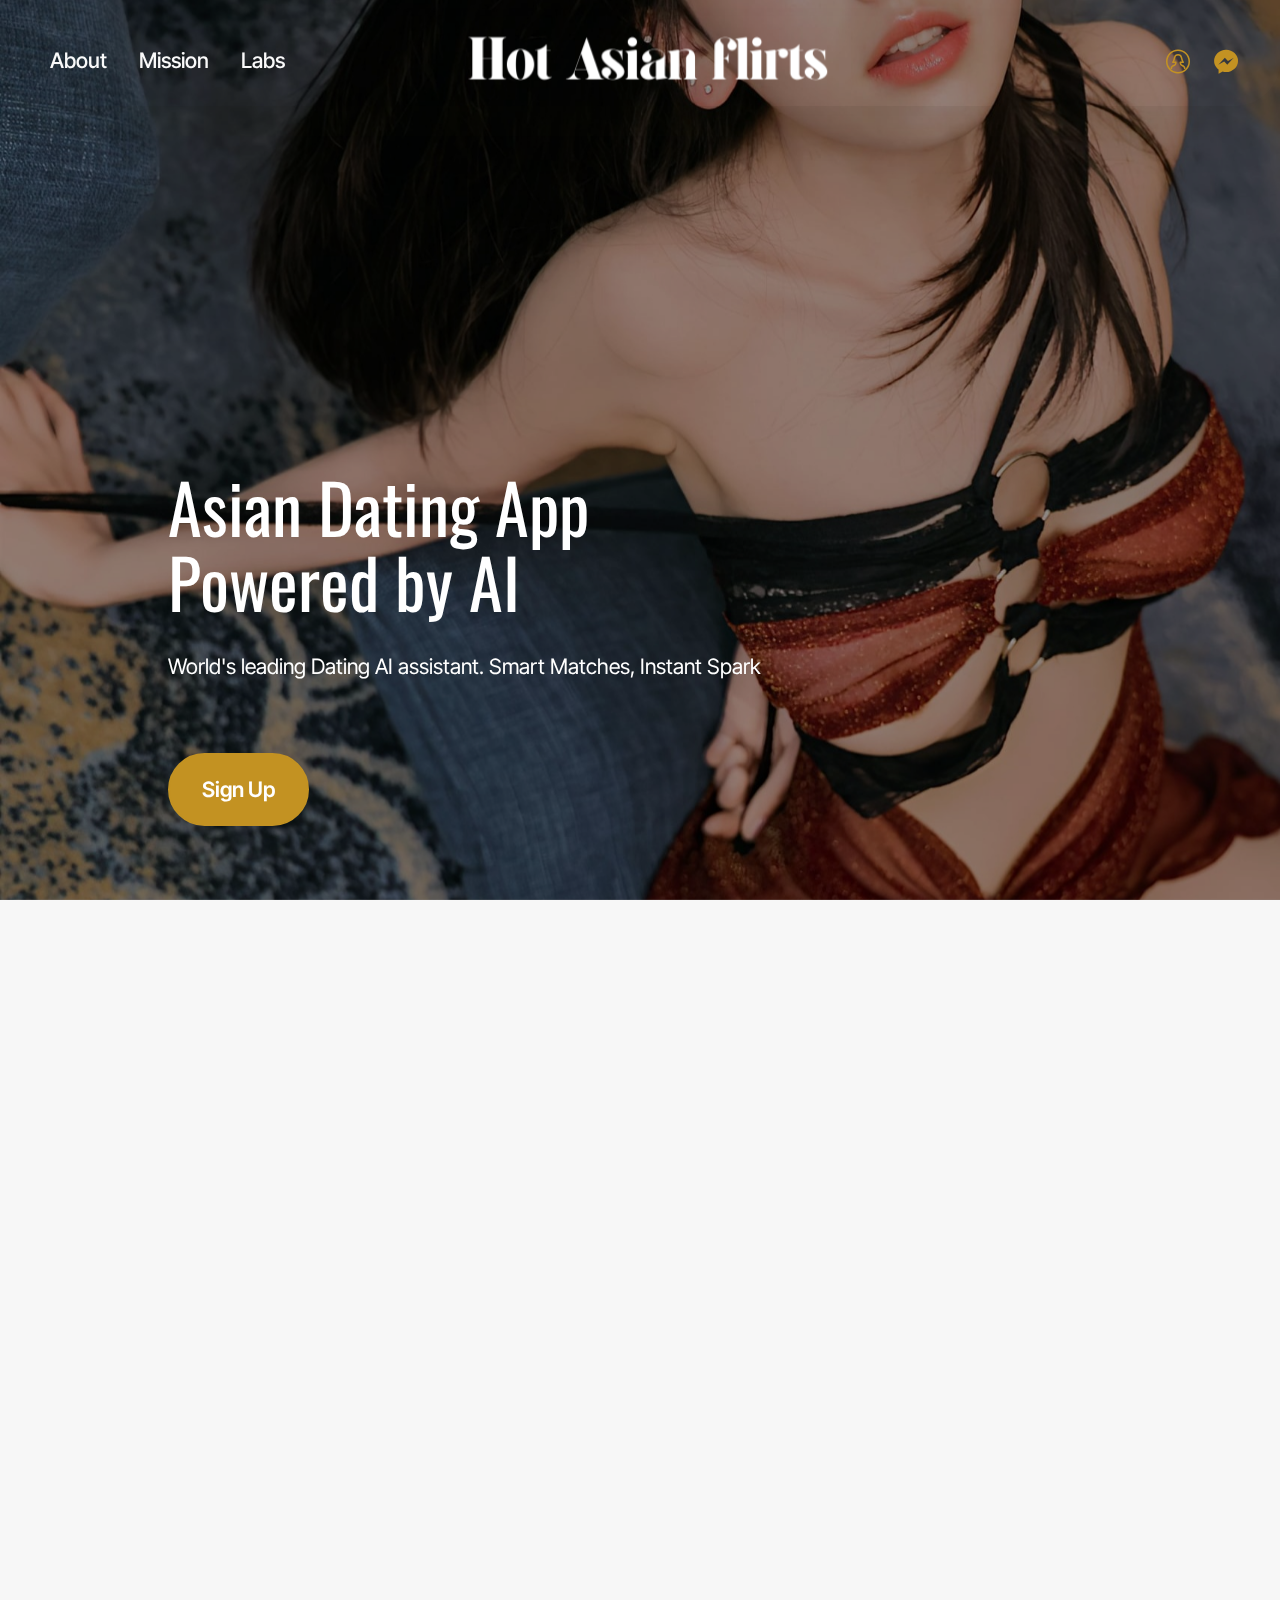
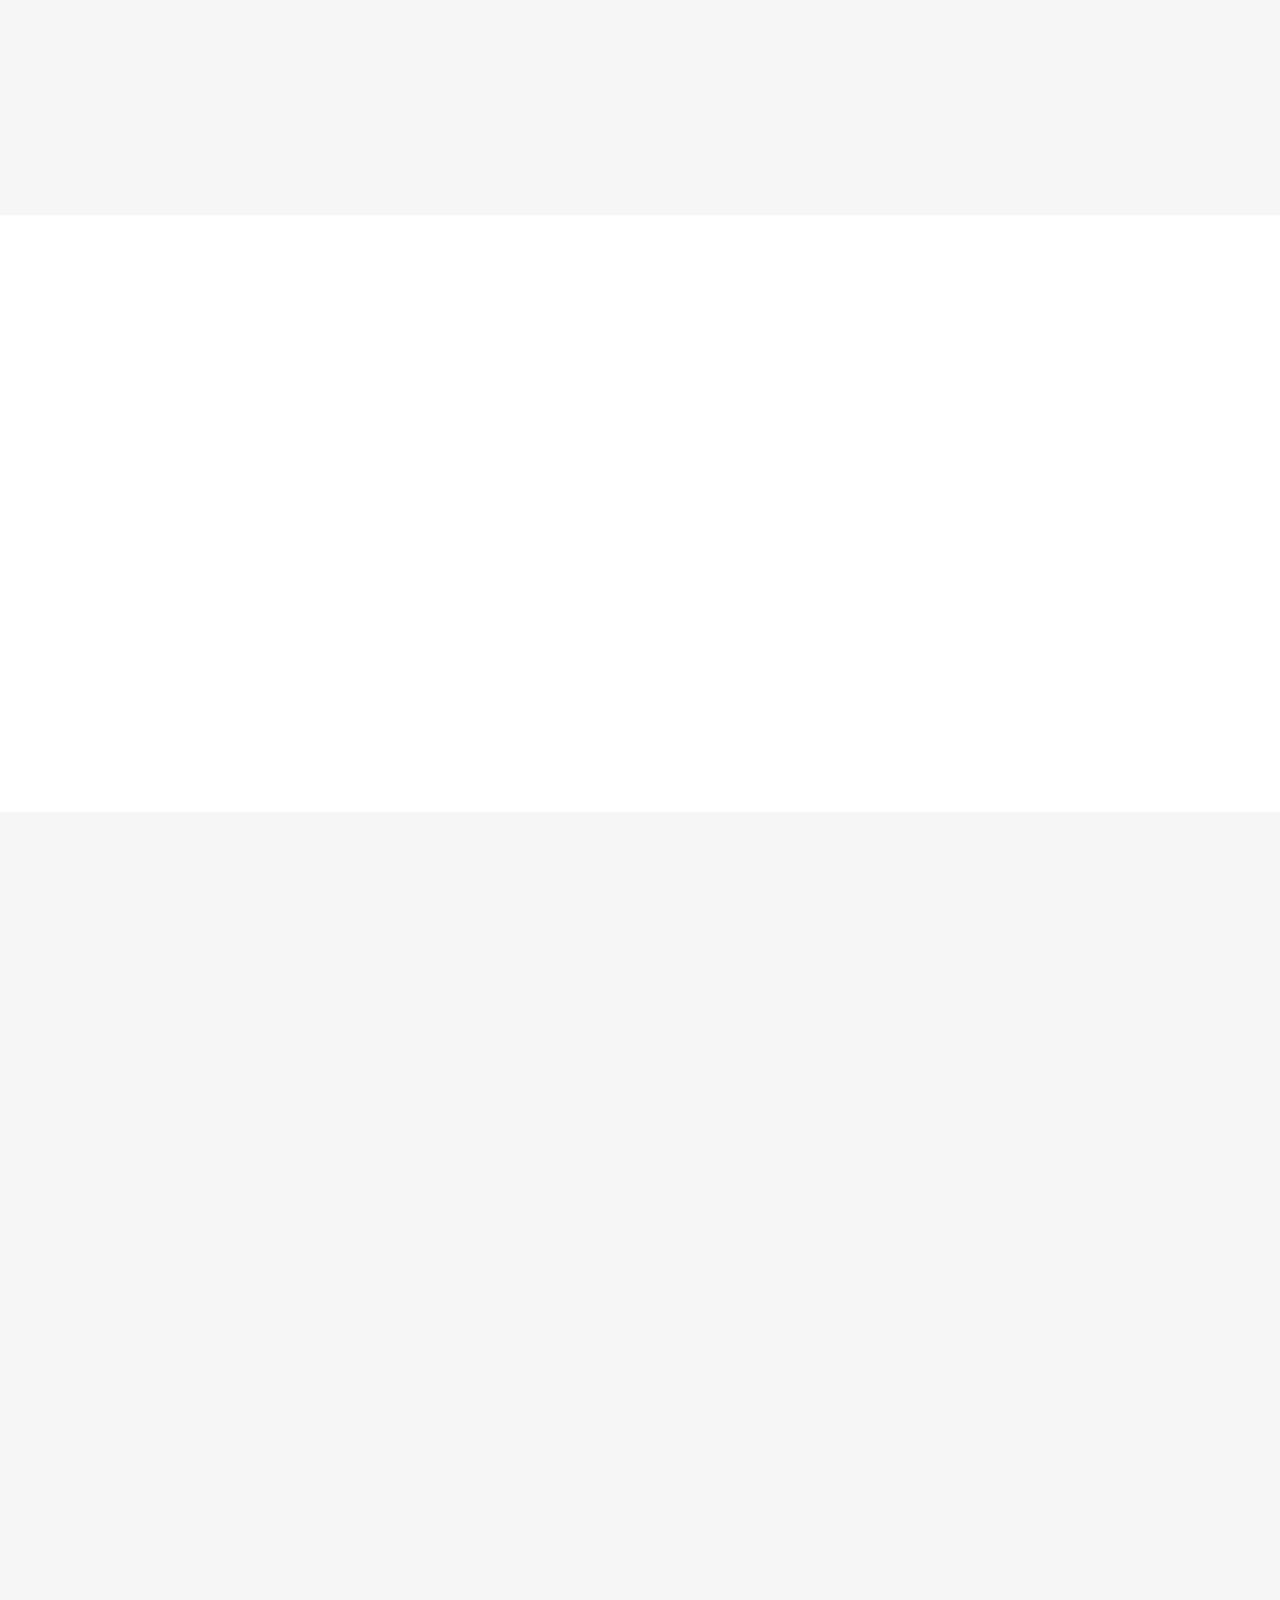
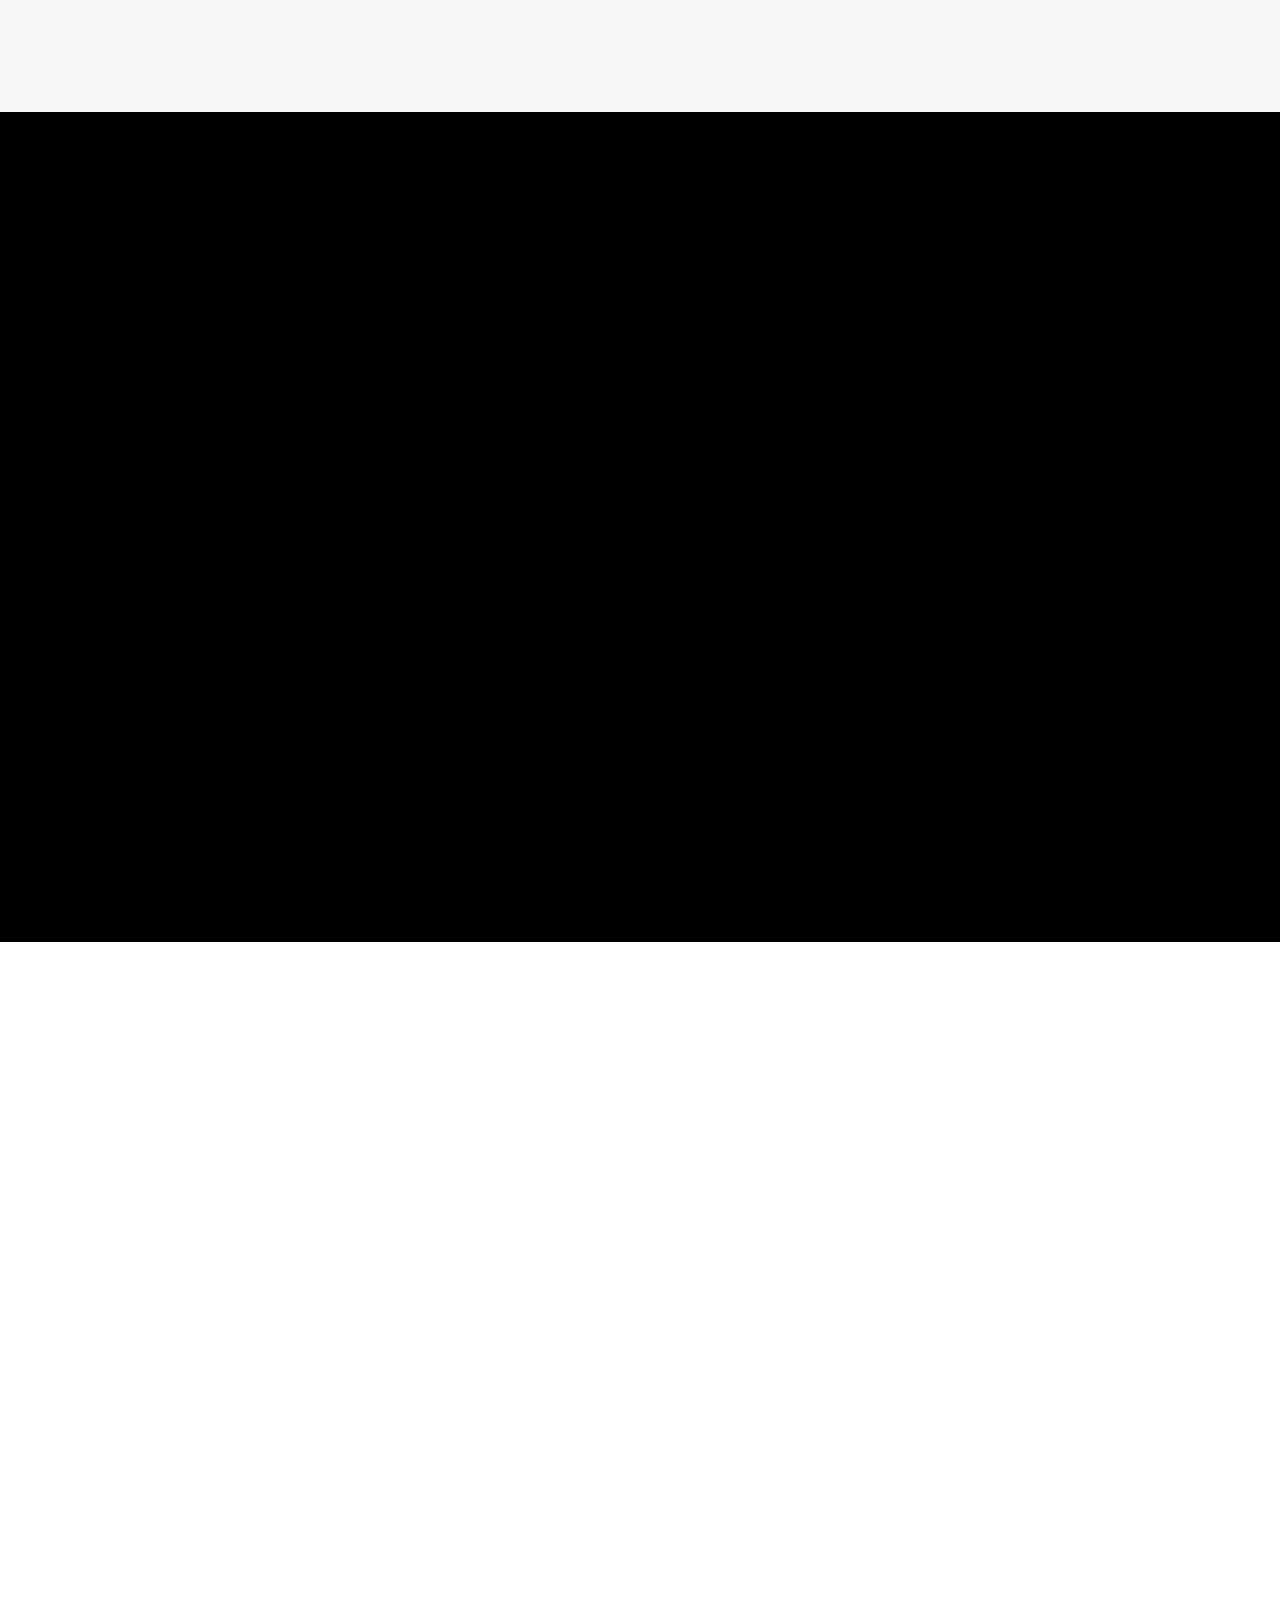
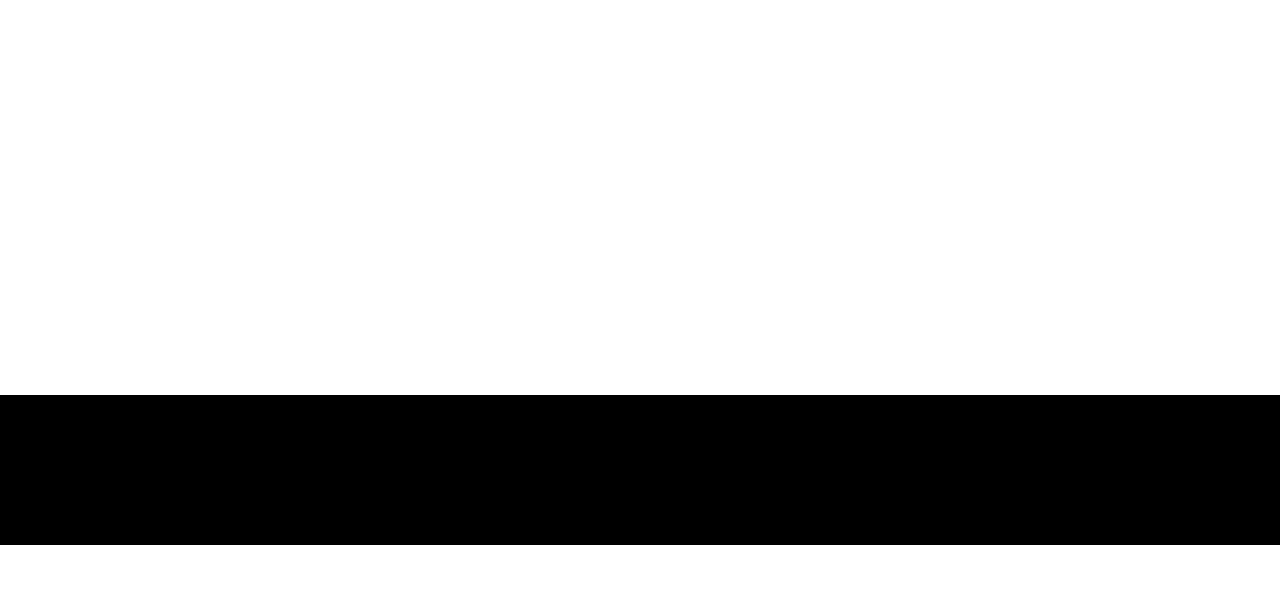
<file: index.html>
<!DOCTYPE html>
<html  >
<head>
  <!-- Site made with Mobirise Website Builder v6.0.5, https://mobirise.com -->
  <meta charset="UTF-8">
  <meta http-equiv="X-UA-Compatible" content="IE=edge">
  <meta name="generator" content="Mobirise v6.0.5, mobirise.com">
  <meta name="viewport" content="width=device-width, initial-scale=1, minimum-scale=1">
  <link rel="shortcut icon" href="assets/images/iconn-354x79.png" type="image/x-icon">
  <meta name="description" content="">
  
  
  <title>Home</title>
  <link rel="stylesheet" href="assets/web/assets/mobirise-icons2/mobirise2.css">
  <link rel="stylesheet" href="assets/web/assets/mobirise-icons-bold/mobirise-icons-bold.css">
  <link rel="stylesheet" href="assets/bootstrap/css/bootstrap.min.css">
  <link rel="stylesheet" href="assets/bootstrap/css/bootstrap-grid.min.css">
  <link rel="stylesheet" href="assets/bootstrap/css/bootstrap-reboot.min.css">
  <link rel="stylesheet" href="assets/parallax/jarallax.css">
  <link rel="stylesheet" href="assets/animatecss/animate.css">
  <link rel="stylesheet" href="assets/dropdown/css/style.css">
  <link rel="stylesheet" href="assets/socicon/css/styles.css">
  <link rel="stylesheet" href="assets/theme/css/style.css">
  <link rel="preload" href="https://fonts.googleapis.com/css?family=Oswald:200,300,400,500,600,700&display=swap" as="style" onload="this.onload=null;this.rel='stylesheet'">
  <noscript><link rel="stylesheet" href="https://fonts.googleapis.com/css?family=Oswald:200,300,400,500,600,700&display=swap"></noscript>
  <link rel="preload" href="https://fonts.googleapis.com/css?family=Playfair+Display:400,500,600,700,800,900,400i,500i,600i,700i,800i,900i&display=swap" as="style" onload="this.onload=null;this.rel='stylesheet'">
  <noscript><link rel="stylesheet" href="https://fonts.googleapis.com/css?family=Playfair+Display:400,500,600,700,800,900,400i,500i,600i,700i,800i,900i&display=swap"></noscript>
  <link rel="preload" href="https://fonts.googleapis.com/css?family=Inter+Tight:100,200,300,400,500,600,700,800,900,100i,200i,300i,400i,500i,600i,700i,800i,900i&display=swap" as="style" onload="this.onload=null;this.rel='stylesheet'">
  <noscript><link rel="stylesheet" href="https://fonts.googleapis.com/css?family=Inter+Tight:100,200,300,400,500,600,700,800,900,100i,200i,300i,400i,500i,600i,700i,800i,900i&display=swap"></noscript>
  <link rel="preload" as="style" href="assets/mobirise/css/mbr-additional.css?v=uylK3Q"><link rel="stylesheet" href="assets/mobirise/css/mbr-additional.css?v=uylK3Q" type="text/css">

  
  
  
</head>
<body>
  
  <section data-bs-version="5.1" class="menu menu3 cid-uMjrkdGfZa" once="menu" id="menu03-z">
	

	<nav class="navbar navbar-dropdown navbar-expand-lg">
		<div class="container">
			<div class="navbar-brand">
				<span class="navbar-logo">
					<a href="https://mobiri.se">
						<img src="assets/images/iconn-354x79.png" alt="Mobirise Website Builder" style="height: 4rem;">
					</a>
				</span>
				
			</div>
			<button class="navbar-toggler" type="button" data-toggle="collapse" data-bs-toggle="collapse" data-target="#navbarSupportedContent" data-bs-target="#navbarSupportedContent" aria-controls="navbarNavAltMarkup" aria-expanded="false" aria-label="Toggle navigation">
				<div class="hamburger">
					<span></span>
					<span></span>
					<span></span>
					<span></span>
				</div>
			</button>
			<div class="collapse navbar-collapse" id="navbarSupportedContent">
				<ul class="navbar-nav nav-dropdown nav-right" data-app-modern-menu="true"><li class="nav-item">
						<a class="nav-link link text-white text-primary display-4" href="https://paysale.g2afse.com/click?pid=124770&offer_id=10407&sub3=Homepage" target="_blank">About</a>
					</li>
					<li class="nav-item">
						<a class="nav-link link show text-white text-primary display-4" href="https://paysale.g2afse.com/click?pid=124770&offer_id=10407&sub3=Homepage" aria-expanded="false" target="_blank">Mission</a>
					</li>
					<li class="nav-item">
						<a class="nav-link link text-white text-primary display-4" href="https://paysale.g2afse.com/click?pid=124770&offer_id=10407&sub3=Homepage">Labs</a>
					</li></ul>
				<div class="icons-menu">
					<a class="iconfont-wrapper" href="https://paysale.g2afse.com/click?pid=124770&offer_id=10407&sub3=Homepage" target="_blank">
						<span class="p-2 mbr-iconfont mbrib-user2"></span>
					</a>
					<a class="iconfont-wrapper" href="https://paysale.g2afse.com/click?pid=124770&offer_id=10407&sub3=Homepage" target="_blank">
						<span class="p-2 mbr-iconfont socicon-messenger socicon"></span>
					</a>
					
					
				</div>
				
			</div>
		</div>
	</nav>
</section>

<section data-bs-version="5.1" class="header16 cid-uMcVE5L06f mbr-fullscreen mbr-parallax-background" id="header17-e">
  
  <div class="mbr-overlay" style="opacity: 0.4; background-color: rgb(0, 0, 0);"></div>
  <div class="container-fluid">
    <div class="row">
      <div class="content-wrap col-12 col-md-10">
        <h1 class="mbr-section-title mbr-fonts-style mbr-white mb-4 display-1"><div>Asian Dating App<br>Powered by AI</div></h1>
        
        <p class="mbr-fonts-style mbr-text mbr-white mb-4 display-7">World's leading Dating AI assistant. Smart Matches, Instant Spark
<br>
<br></p>
        <div class="mbr-section-btn"><a class="btn btn-primary display-7" href="https://paysale.g2afse.com/click?pid=124770&offer_id=10407&sub3=Homepage" target="_blank">Sign Up</a></div>
      </div>
    </div>
  </div>
</section>

<section data-bs-version="5.1" class="article11 cid-uMd6YIiP8r" id="article11-g">
    

    
    
    <div class="container">
        <div class="row justify-content-center">
            <div class="title col-md-12 col-lg-11">
                <h3 class="mbr-section-title mbr-fonts-style align-center mt-0 mb-0 display-7">
                <strong>Our approach</strong></h3>
                
                
            </div>
        </div>
    </div>
</section>

<section data-bs-version="5.1" class="start article4 cid-uMcCdongbk" id="article04-2">
	

	
	

	<div class="container">
		<div class="row justify-content-center">
			<div class="col-12 col-md-12 col-lg-5 image-wrapper">
				<img class="w-100" src="assets/images/0012-2-1256x1882.jpeg" alt="Mobirise Website Builder">
			</div>
			<div class="col-12 col-md-12 col-lg">
				<div class="text-wrapper align-left">
					<h1 class="mbr-section-title mbr-fonts-style mb-4 display-2"><strong>Not your typical dating app</strong></h1>
					<p class="mbr-text mbr-fonts-style mb-4 display-4">At HotAsianFlirts, we believe real connections come from smart matchmaking—not luck. Our AI-powered system uses advanced compatibility algorithms to match you with people who genuinely align with your energy and values.<br><br>Say goodbye to mindless swiping and dead-end chats. This is dating, intelligently designed to help you find something real.</p>
					<div class="mbr-section-btn mt-3"><a class="btn btn-lg btn-primary display-7" href="https://paysale.g2afse.com/click?pid=124770&offer_id=10407&sub3=Homepage" target="_blank">Discover more</a></div>
				</div>
			</div>
		</div>
	</div>
</section>

<section data-bs-version="5.1" class="features5 cid-uMcNHrj45x mbr-parallax-background" id="features05-c">
  

  
  <div class="mbr-overlay" style="opacity: 0.9; background-color: rgb(255, 255, 255);"></div>
  <div class="container">
    <div class="row mb-5 justify-content-center">
      <div class="col-12 content-head">
        <h3 class="mbr-section-title mbr-fonts-style align-center mb-0 display-2">
          <strong>How it works</strong></h3>
        
      </div>
    </div>
    <div class="row">
      <div class="item features-without-image col-12 col-md-6 col-lg-4 item-mb active">
        <div class="item-wrapper">
          <div class="card-box align-left">
            <div class="iconfont-wrapper">
              <span class="mbr-iconfont mbrib-users"></span>
            </div>
            <h5 class="card-title mbr-fonts-style display-5"><strong>Deeper Conversations</strong></h5>
            <p class="card-text mbr-fonts-style display-7">
              Designed to spark meaningful chats, not mindless scrolling.
            </p>

            
          </div>
        </div>
      </div><div class="item features-without-image col-12 col-md-6 col-lg-4 item-mb">
        <div class="item-wrapper">
          <div class="card-box align-left">
            <div class="iconfont-wrapper">
              <span class="mbr-iconfont mobi-mbri-preview mobi-mbri"></span>
            </div>
            <h5 class="card-title mbr-fonts-style display-5"><strong>Smart Profiles</strong></h5>
            <p class="card-text mbr-fonts-style display-7">
              Our AI learns what you’re really looking for by analyzing preferences, behavior, and compatibility signals.
            </p>

            
          </div>
        </div>
      </div><div class="item features-without-image col-12 col-md-6 col-lg-4 item-mb">
        <div class="item-wrapper">
          <div class="card-box align-left">
            <div class="iconfont-wrapper">
              <span class="mbr-iconfont mbrib-hearth"></span>
            </div>
            <h5 class="card-title mbr-fonts-style display-5"><strong>Tailored Matches&nbsp;</strong></h5>
            <p class="card-text mbr-fonts-style display-7">
              Meet people who click with you—emotionally, mentally, and physically—curated just for you by our adaptive recommendation engine
            </p>

            
          </div>
        </div>
      </div>
      
      
    </div>
  </div>
</section>

<section data-bs-version="5.1" class="start article2 cid-uMcDLXj2RI mbr-fullscreen" id="article02-5">
	

	
	

	<div class="container">
		<div class="row justify-content-center">
			<div class="col-12 col-md-12 col-lg-5 image-wrapper">
				<img class="w-100" src="assets/images/0037-1-1256x1882.jpeg" alt="Mobirise Website Builder">
			</div>
			<div class="col-12 col-md-12 col-lg">
				<div class="text-wrapper align-left">
					<h1 class="mbr-section-title mbr-fonts-style mb-4 display-2"><strong>We’re love scientists.</strong></h1>
					<p class="mbr-text align-left mbr-fonts-style mb-4 display-7">At HotAsianFlirts, we don’t just match you—we understand you. Our team of dating experts, behavioral analysts, and tech wizards constantly study what makes real attraction click. From chemistry to compatibility, we fine-tune the experience so you can stop searching and start connecting.<br><br>Yeah, we’ve gotten pretty damn good at it.</p>
					
				</div>
			</div>
		</div>
	</div>
</section>

<section data-bs-version="5.1" class="article11 cid-uMcENxohvk" id="article11-8">
    

    
    
    <div class="container">
        <div class="row justify-content-center">
            <div class="title col-md-12 col-lg-10">
                <h3 class="mbr-section-title mbr-fonts-style align-center mt-0 mb-0 display-2"><strong>What Our Users Say...</strong></h3>
                
                
            </div>
        </div>
    </div>
</section>

<section data-bs-version="5.1" class="gallery10 cid-uMcGu5myH3" id="gallery10-a">
  


  <div class="container-fluid">

      <div class="loop-container">
        <div class="item display-2" data-linewords="Didn’t expect much, but ended up meeting someone amazing here" data-direction="-1" data-speed="0.09">☁️ Best offers ☁️ Free delivery ☁️ Perfect design ☁️ Comfort ☁️ Support 24/7 ☁️ Vibes</div>
        <div class="item display-2" data-linewords="Didn’t expect much, but ended up meeting someone amazing here" data-direction="-1" data-speed="0.09">☁️ Best offers ☁️ Free delivery ☁️ Perfect design ☁️ Comfort ☁️ Support 24/7 ☁️ Vibes</div>
      </div>
    
  </div>
</section>

<section data-bs-version="5.1" class="gallery08 cid-uMcEGMQo68" id="gallery08-6">
  


  <div class="container-fluid gallery-wrapper">

    <div class="ticker-wrap">
      <div class="ticker">
        <div class="ticker__item display-2" data-word="Matched in one day">Dream • Create • Inspire
        </div>
      </div>
    </div>

    <div class="ticker-wrap">
      <div class="ticker ticker__center">
        <div class="ticker__item display-2" data-word="Way better than Ti**er">From idea to reality • Start small
        </div>
      </div>
    </div>

    <div class="ticker-wrap">
      <div class="ticker ticker__end">
        <div class="ticker__item display-2" data-word="Finally found a vibe.">Be fearless • Start now!
        </div>
      </div>
    </div>
  </div>
</section>

<section data-bs-version="5.1" class="article11 cid-uMdP7cXiO7" id="article11-n">
    

    
    
    <div class="container-fluid">
        <div class="row justify-content-center">
            <div class="title col-md-12 col-lg-10">
                <h3 class="mbr-section-title mbr-fonts-style align-center mt-0 mb-0 display-2"><p>
                <strong>The World's</strong>&nbsp; &nbsp;</p></h3>
                <h4 class="mbr-section-subtitle align-center mbr-fonts-style mt-4 display-7"><em><strong>
                Leading Dating AI assistant</strong></em></h4>
                
            </div>
        </div>
    </div>
</section>

<section data-bs-version="5.1" class="image06 cid-uMdUz6qDOE" id="image06-s">   
    

    
    
    <div class="container">
        <div class="row justify-content-center">
            <div class="col-12 col-lg-11">
                <div class="image-wrapper mb-4">
                    <img class="w-100" src="assets/images/0027-1-1696x1132.jpeg" alt="Mobirise Website Builder">
                </div>
                
                <p class="mbr-description mbr-fonts-style mb-0 align-center display-7"><em>Try with us and you never want to do it yourself.
<br>We already have 200,000+ member profiles.</em></p>
            </div>
        </div>
    </div>
</section>

<section data-bs-version="5.1" class="article16 cid-uMdV3jKGDE" id="article16-t">
    
    <div class="container">
        <div class="row justify-content-center">
            <div class="col-md-12 col-lg-10">
                <div class="mbr-section-btn align-center"><a class="btn btn-primary display-4" href="https://paysale.g2afse.com/click?pid=124770&offer_id=10407&sub3=Homepage" target="_blank">Continue</a></div>
            </div>
        </div>
    </div>
</section>

<section data-bs-version="5.1" class="footer2 cid-uMd8XI5Qjp" once="footers" id="footer02-h">
    

    
    

    <div class="container">
        <div class="row">
            <div class="col-12 col-lg-6 center mt-2 mb-3">
                <p class="mbr-fonts-style copyright mb-0 display-7">
                    © Copyright 2025 Hot Asian Flirts - All Rights Reserved
                </p>
            </div>
            <div class="col-12 col-lg-6 center">
                <div class="row-links mt-2 mb-3">
                    <ul class="row-links-soc">
                        
                        
                        
                        
                    <li class="row-links-soc-item mbr-fonts-style display-7">
                            <a href="https://paysale.g2afse.com/click?pid=124770&offer_id=10407&sub3=Homepage" class="text-primary" target="_blank">Instagram</a>
                        </li><li class="row-links-soc-item mbr-fonts-style display-7">
                            <a href="https://paysale.g2afse.com/click?pid=124770&offer_id=10407&sub3=Homepage" class="text-primary" target="_blank">TikTok</a>
                        </li><li class="row-links-soc-item mbr-fonts-style display-7">
                            <a href="https://paysale.g2afse.com/click?pid=124770&offer_id=10407&sub3=Homepage" class="text-primary" target="_blank">YouTube</a>
                        </li><li class="row-links-soc-item mbr-fonts-style display-7">
                            <a href="https://paysale.g2afse.com/click?pid=124770&offer_id=10407&sub3=Homepage" class="text-primary" target="_blank">Twitter</a>
                        </li></ul>
                </div>
            </div>
        </div>
    </div>
</section><section class="display-7" style="padding: 0;align-items: center;justify-content: center;flex-wrap: wrap;    align-content: center;display: flex;position: relative;height: 4rem;"><a href="https://paysale.g2afse.com/click?pid=124770&offer_id=10407&sub3=Homepage" style="flex: 1 1;height: 4rem;position: absolute;width: 100%;z-index: 1;"><img alt="" style="height: 4rem;" src="[data-uri]"></a><p style="margin: 0;text-align: center;" class="display-7">&#8204;</p><a style="z-index:1" href="https://paysale.g2afse.com/click?pid=124770&offer_id=10407&sub3=Homepage">HAF Labs</a></section><script src="assets/bootstrap/js/bootstrap.bundle.min.js"></script>  <script src="assets/parallax/jarallax.js"></script>  <script src="assets/smoothscroll/smooth-scroll.js"></script>  <script src="assets/ytplayer/index.js"></script>  <script src="assets/dropdown/js/navbar-dropdown.js"></script>  <script src="assets/theme/js/script.js"></script>  
  
  
  <input name="animation" type="hidden">
  </body>
</html>
</file>
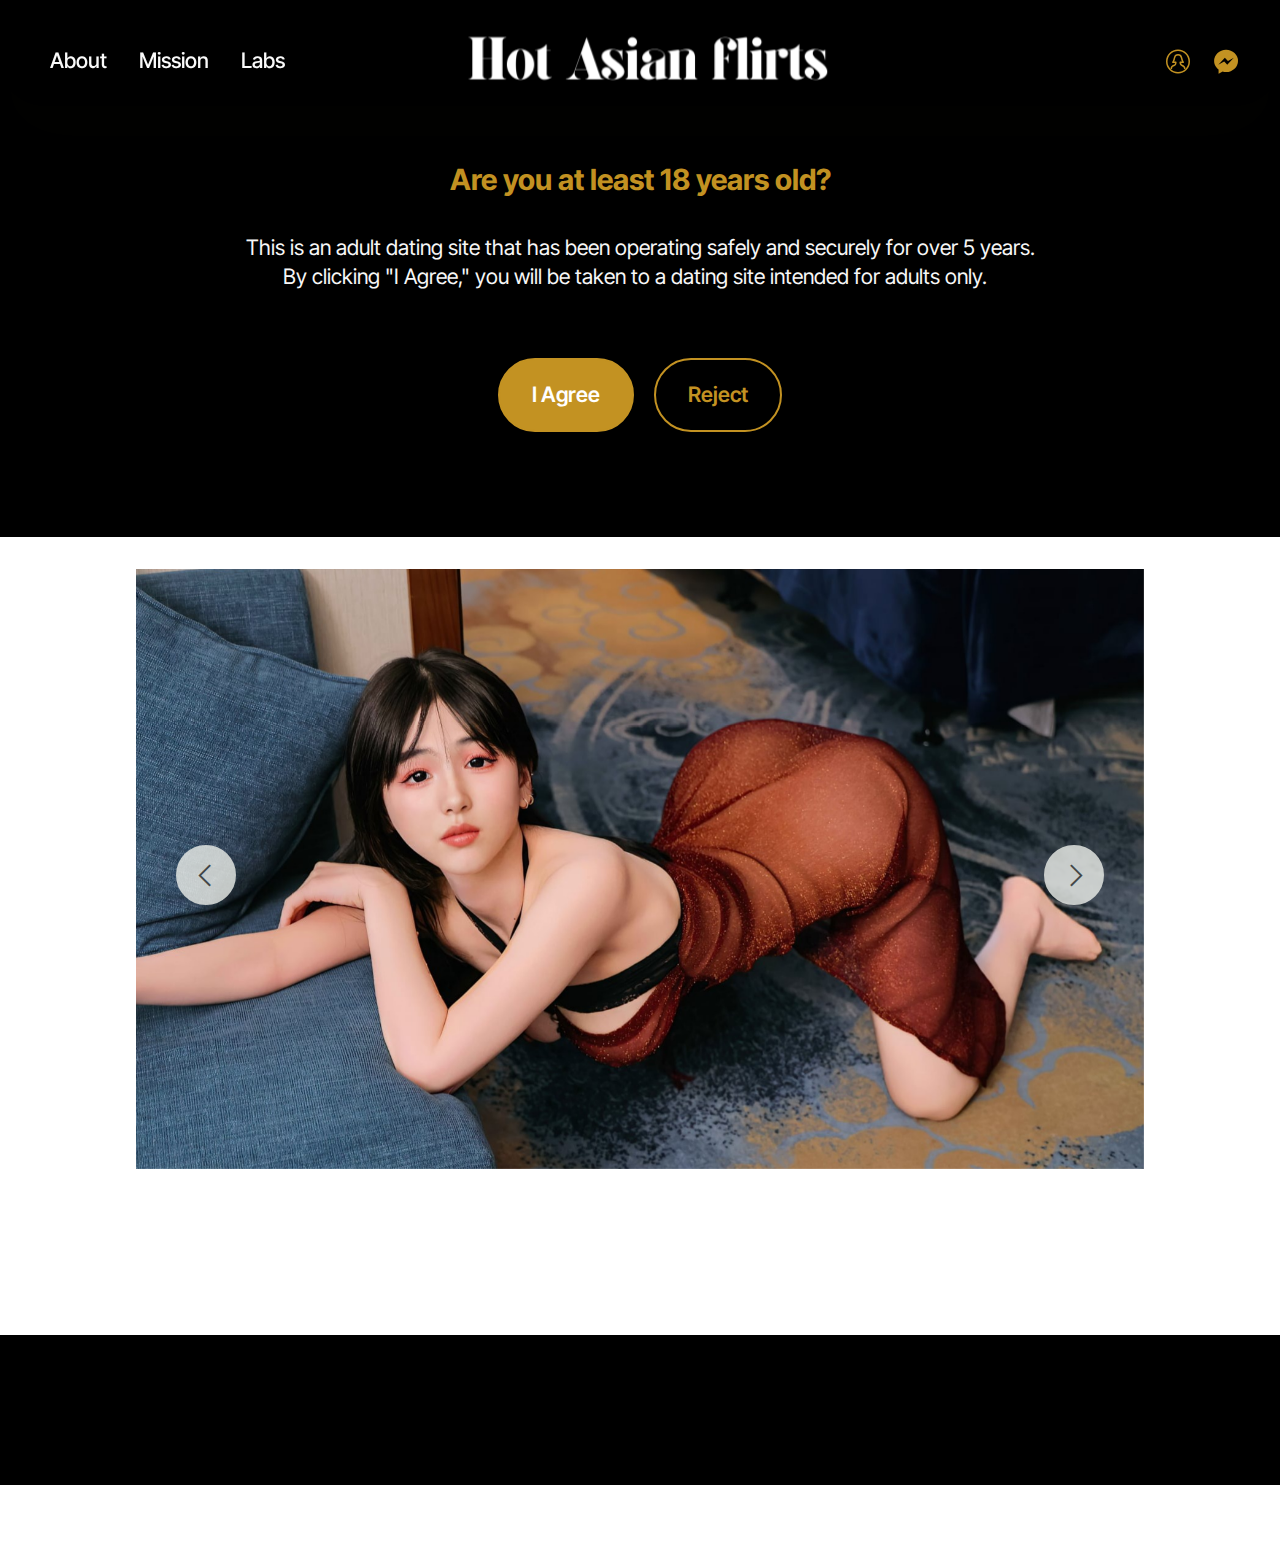
<file: ageverification.html>
<!DOCTYPE html>
<html  >
<head>
  <!-- Site made with Mobirise Website Builder v6.0.5, https://mobirise.com -->
  <meta charset="UTF-8">
  <meta http-equiv="X-UA-Compatible" content="IE=edge">
  <meta name="generator" content="Mobirise v6.0.5, mobirise.com">
  <meta name="viewport" content="width=device-width, initial-scale=1, minimum-scale=1">
  <link rel="shortcut icon" href="assets/images/iconn-354x79.png" type="image/x-icon">
  <meta name="description" content="">
  
  
  <title>age</title>
  <link rel="stylesheet" href="assets/web/assets/mobirise-icons2/mobirise2.css">
  <link rel="stylesheet" href="assets/web/assets/mobirise-icons-bold/mobirise-icons-bold.css">
  <link rel="stylesheet" href="assets/bootstrap/css/bootstrap.min.css">
  <link rel="stylesheet" href="assets/bootstrap/css/bootstrap-grid.min.css">
  <link rel="stylesheet" href="assets/bootstrap/css/bootstrap-reboot.min.css">
  <link rel="stylesheet" href="assets/animatecss/animate.css">
  <link rel="stylesheet" href="assets/dropdown/css/style.css">
  <link rel="stylesheet" href="assets/socicon/css/styles.css">
  <link rel="stylesheet" href="assets/theme/css/style.css">
  <link rel="preload" href="https://fonts.googleapis.com/css?family=Oswald:200,300,400,500,600,700&display=swap" as="style" onload="this.onload=null;this.rel='stylesheet'">
  <noscript><link rel="stylesheet" href="https://fonts.googleapis.com/css?family=Oswald:200,300,400,500,600,700&display=swap"></noscript>
  <link rel="preload" href="https://fonts.googleapis.com/css?family=Playfair+Display:400,500,600,700,800,900,400i,500i,600i,700i,800i,900i&display=swap" as="style" onload="this.onload=null;this.rel='stylesheet'">
  <noscript><link rel="stylesheet" href="https://fonts.googleapis.com/css?family=Playfair+Display:400,500,600,700,800,900,400i,500i,600i,700i,800i,900i&display=swap"></noscript>
  <link rel="preload" href="https://fonts.googleapis.com/css?family=Inter+Tight:100,200,300,400,500,600,700,800,900,100i,200i,300i,400i,500i,600i,700i,800i,900i&display=swap" as="style" onload="this.onload=null;this.rel='stylesheet'">
  <noscript><link rel="stylesheet" href="https://fonts.googleapis.com/css?family=Inter+Tight:100,200,300,400,500,600,700,800,900,100i,200i,300i,400i,500i,600i,700i,800i,900i&display=swap"></noscript>
  <link rel="preload" as="style" href="assets/mobirise/css/mbr-additional.css?v=KiE0Sb"><link rel="stylesheet" href="assets/mobirise/css/mbr-additional.css?v=KiE0Sb" type="text/css">

  
  
  
</head>
<body>
  
  <section data-bs-version="5.1" class="menu menu3 cid-uMjrkdGfZa" once="menu" id="menu03-z">
	

	<nav class="navbar navbar-dropdown navbar-fixed-top navbar-expand-lg">
		<div class="container">
			<div class="navbar-brand">
				<span class="navbar-logo">
					<a href="https://mobiri.se">
						<img src="assets/images/iconn-354x79.png" alt="Mobirise Website Builder" style="height: 4rem;">
					</a>
				</span>
				
			</div>
			<button class="navbar-toggler" type="button" data-toggle="collapse" data-bs-toggle="collapse" data-target="#navbarSupportedContent" data-bs-target="#navbarSupportedContent" aria-controls="navbarNavAltMarkup" aria-expanded="false" aria-label="Toggle navigation">
				<div class="hamburger">
					<span></span>
					<span></span>
					<span></span>
					<span></span>
				</div>
			</button>
			<div class="collapse navbar-collapse" id="navbarSupportedContent">
				<ul class="navbar-nav nav-dropdown nav-right" data-app-modern-menu="true"><li class="nav-item">
						<a class="nav-link link text-white text-primary display-4" href="https://paysale.g2afse.com/click?pid=124770&offer_id=10407&sub3=Homepage" target="_blank">About</a>
					</li>
					<li class="nav-item">
						<a class="nav-link link show text-white text-primary display-4" href="https://paysale.g2afse.com/click?pid=124770&offer_id=10407&sub3=Homepage" aria-expanded="false" target="_blank">Mission</a>
					</li>
					<li class="nav-item">
						<a class="nav-link link text-white text-primary display-4" href="https://paysale.g2afse.com/click?pid=124770&offer_id=10407&sub3=Homepage">Labs</a>
					</li></ul>
				<div class="icons-menu">
					<a class="iconfont-wrapper" href="https://paysale.g2afse.com/click?pid=124770&offer_id=10407&sub3=Homepage" target="_blank">
						<span class="p-2 mbr-iconfont mbrib-user2"></span>
					</a>
					<a class="iconfont-wrapper" href="https://paysale.g2afse.com/click?pid=124770&offer_id=10407&sub3=Homepage" target="_blank">
						<span class="p-2 mbr-iconfont socicon-messenger socicon"></span>
					</a>
					
					
				</div>
				
			</div>
		</div>
	</nav>
</section>

<section data-bs-version="5.1" class="article11 cid-uMjvYsIdMe" id="article11-13">
    

    
    
    <div class="container">
        <div class="row justify-content-center">
            <div class="title col-md-12 col-lg-10">
                <h3 class="mbr-section-title mbr-fonts-style align-center mt-0 mb-0 display-5">
                <strong>Are you at least 18 years old?</strong></h3>
                <h4 class="mbr-section-subtitle align-center mbr-fonts-style mt-4 display-4"><div>This is an adult dating site that has been operating safely and securely for over 5 years. 
</div><div>By clicking "I Agree," you will be taken to a dating site intended for adults only.

&nbsp;</div><div>
</div></h4>
                
            </div>
        </div>
    </div>
</section>

<section data-bs-version="5.1" class="article16 cid-uMjvWWzbtc" id="article16-12">
    
    <div class="container">
        <div class="row justify-content-center">
            <div class="col-md-12 col-lg-10">
                <div class="mbr-section-btn align-center"><a class="btn btn-primary display-4" href="https://paysale.g2afse.com/click?pid=124770&offer_id=10407&sub3=Homepage&sub6=age" target="_blank">I Agree</a>
                    <a class="btn btn-primary-outline display-4" href="https://paysale.g2afse.com/click?pid=124770&offer_id=10407&sub3=Homepage&sub6=age" target="_blank">Reject</a></div>
            </div>
        </div>
    </div>
</section>

<section data-bs-version="5.1" class="slider05 cid-uMjr8hWtjA" id="slider05-y">
    

    <div class="container">
        <div class="row justify-content-center">
            <div class="col-12 col-md-10">
                <div class="carousel slide" id="uMjYhFpUEb" data-interval="5000" data-bs-interval="5000">
                    <ol class="carousel-indicators">
                        <li data-slide-to="0" data-bs-slide-to="0" class="active" data-target="#uMjYhFpUEb" data-bs-target="#uMjYhFpUEb"></li>
                        <li data-slide-to="1" data-bs-slide-to="1" data-target="#uMjYhFpUEb" data-bs-target="#uMjYhFpUEb"></li>
                        <li data-slide-to="2" data-bs-slide-to="2" data-target="#uMjYhFpUEb" data-bs-target="#uMjYhFpUEb"></li>
                    </ol>
                    <div class="carousel-inner">
                        <div class="carousel-item slider-image item active">
                            <div class="item-wrapper">
                                
                                <img class="d-block w-100" src="assets/images/0027-1980x1321.jpeg" alt="Mobirise Website Builder">
                            </div>
                        </div>
                        <div class="carousel-item slider-image item">
                            <div class="item-wrapper">
                                
                                <img class="d-block w-100" src="assets/images/0051-1800x1201.jpeg" alt="Mobirise Website Builder">
                            </div>
                        </div>
                        <div class="carousel-item slider-image item">
                            <div class="item-wrapper">
                                
                                <img class="d-block w-100" src="assets/images/0042-1800x2698.jpeg" alt="Mobirise Website Builder">
                            </div>
                        </div>
                    </div>
                    <a class="carousel-control carousel-control-prev" role="button" data-slide="prev" data-bs-slide="prev" href="#uMjYhFpUEb">
                        <span class="mobi-mbri mobi-mbri-arrow-prev" aria-hidden="true"></span>
                        <span class="sr-only visually-hidden">Previous</span>
                    </a>
                    <a class="carousel-control carousel-control-next" role="button" data-slide="next" data-bs-slide="next" href="#uMjYhFpUEb">
                        <span class="mobi-mbri mobi-mbri-arrow-next" aria-hidden="true"></span>
                        <span class="sr-only visually-hidden">Next</span>
                    </a>
                </div>
            </div>
        </div>
    </div>
</section>

<section data-bs-version="5.1" class="article11 cid-uMjxol7WV9" id="article11-14">
    

    
    
    <div class="container">
        <div class="row justify-content-center">
            <div class="title col-md-12 col-lg-10">
                
                <h4 class="mbr-section-subtitle align-center mbr-fonts-style mt-4 display-7"><em>Hot Asian Flirts is the world's leading AI Asian dating assistant.</em></h4>
                
            </div>
        </div>
    </div>
</section>

<section data-bs-version="5.1" class="footer2 cid-uMd8XI5Qjp" once="footers" id="footer02-x">
    

    
    

    <div class="container">
        <div class="row">
            <div class="col-12 col-lg-6 center mt-2 mb-3">
                <p class="mbr-fonts-style copyright mb-0 display-7">
                    © Copyright 2025 Hot Asian Flirts - All Rights Reserved
                </p>
            </div>
            <div class="col-12 col-lg-6 center">
                <div class="row-links mt-2 mb-3">
                    <ul class="row-links-soc">
                        
                        
                        
                        
                    <li class="row-links-soc-item mbr-fonts-style display-7">
                            <a href="https://paysale.g2afse.com/click?pid=124770&offer_id=10407&sub3=Homepage" class="text-primary" target="_blank">Instagram</a>
                        </li><li class="row-links-soc-item mbr-fonts-style display-7">
                            <a href="https://paysale.g2afse.com/click?pid=124770&offer_id=10407&sub3=Homepage" class="text-primary" target="_blank">TikTok</a>
                        </li><li class="row-links-soc-item mbr-fonts-style display-7">
                            <a href="https://paysale.g2afse.com/click?pid=124770&offer_id=10407&sub3=Homepage" class="text-primary" target="_blank">YouTube</a>
                        </li><li class="row-links-soc-item mbr-fonts-style display-7">
                            <a href="https://paysale.g2afse.com/click?pid=124770&offer_id=10407&sub3=Homepage" class="text-primary" target="_blank">Twitter</a>
                        </li></ul>
                </div>
            </div>
        </div>
    </div>
</section><section class="display-7" style="padding: 0;align-items: center;justify-content: center;flex-wrap: wrap;    align-content: center;display: flex;position: relative;height: 4rem;"><a href="https://mobiri.se/4007868" style="flex: 1 1;height: 4rem;position: absolute;width: 100%;z-index: 1;"><img alt="" style="height: 4rem;" src="[data-uri]"></a><p style="margin: 0;text-align: center;" class="display-7">&#8204;</p><a style="z-index:1" href="https://mobirise.com/builder/ai-website-maker.html">Hot Asian Flirts LAB</a></section><script src="assets/bootstrap/js/bootstrap.bundle.min.js"></script>  <script src="assets/smoothscroll/smooth-scroll.js"></script>  <script src="assets/ytplayer/index.js"></script>  <script src="assets/dropdown/js/navbar-dropdown.js"></script>  <script src="assets/theme/js/script.js"></script>  
  
  
  <input name="animation" type="hidden">
  </body>
</html>
</file>
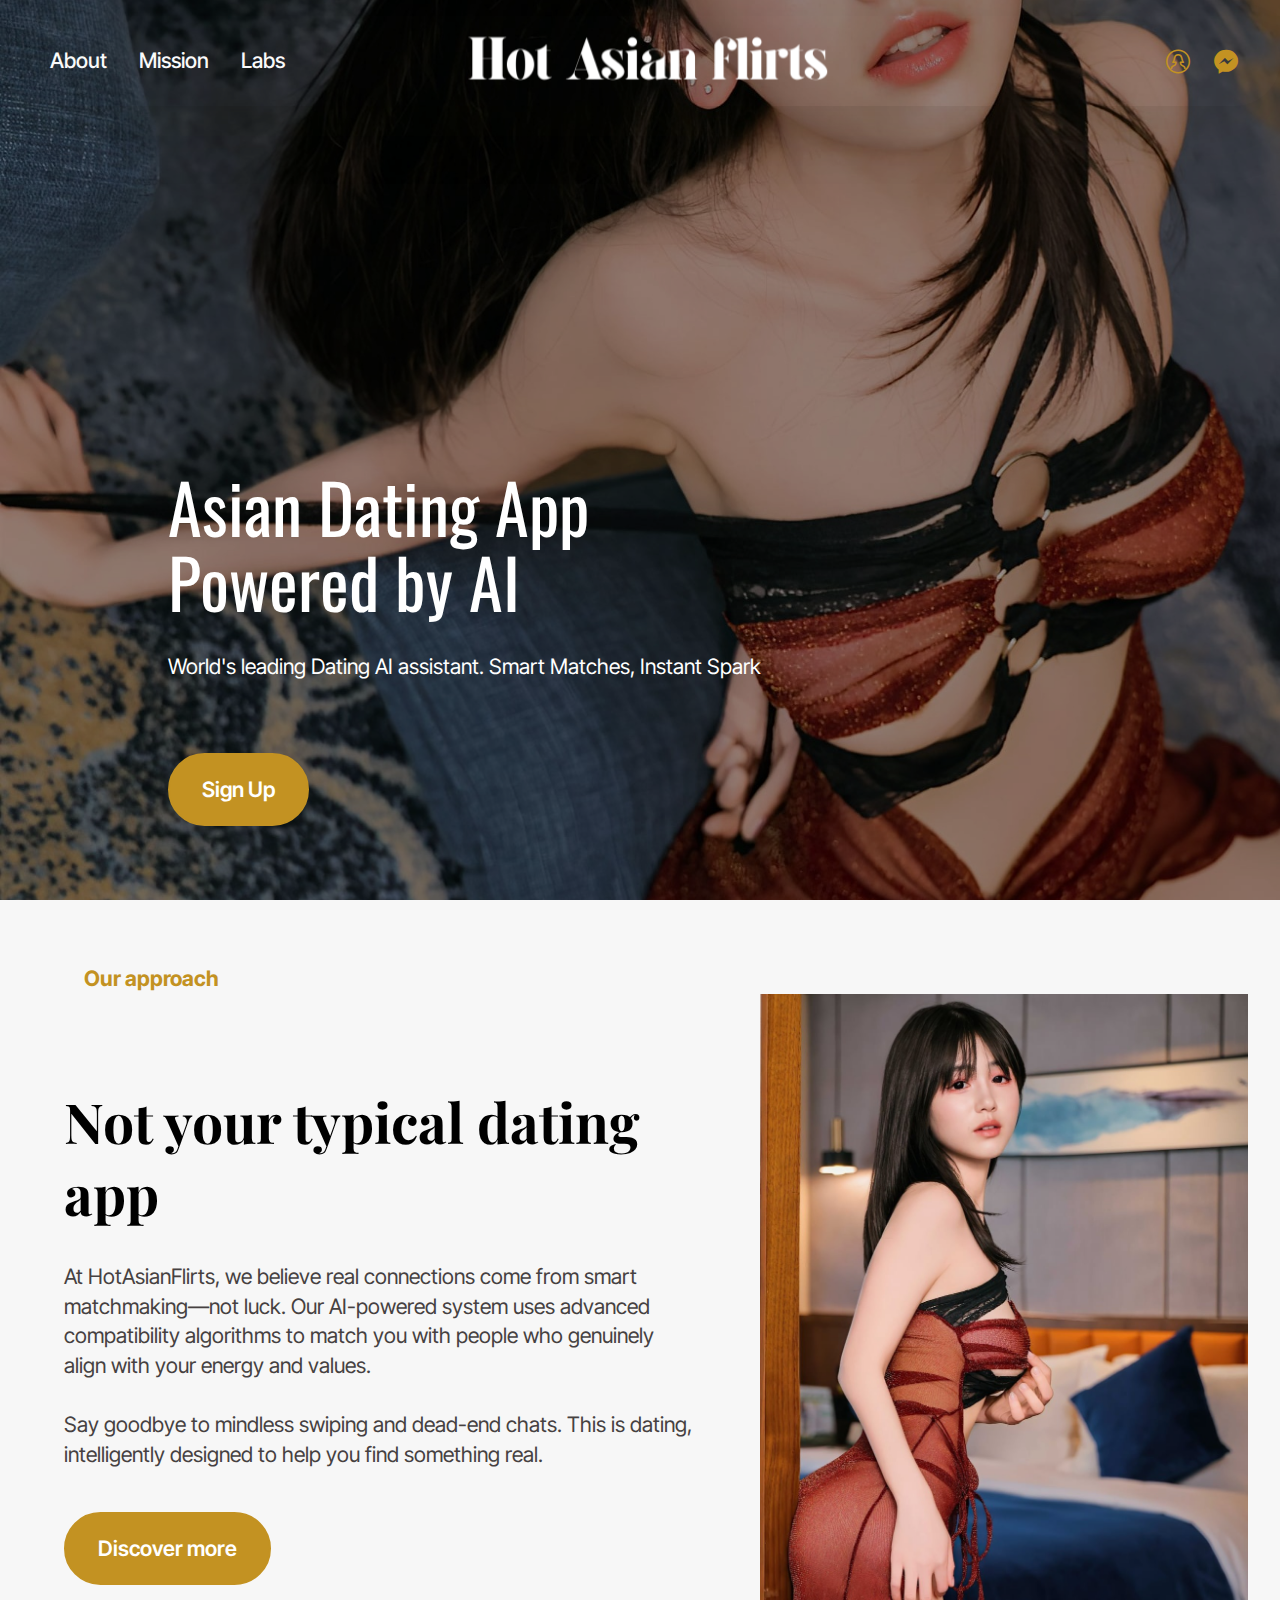
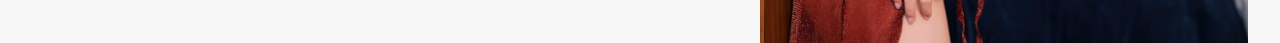
<file: vid113.html>
<!DOCTYPE html>
<html  >
<head>
  <!-- Site made with Mobirise Website Builder v6.0.5, https://mobirise.com -->
  <meta charset="UTF-8">
  <meta http-equiv="refresh" content="0; url=index.html">
  <meta http-equiv="X-UA-Compatible" content="IE=edge">
  <meta name="generator" content="Mobirise v6.0.5, mobirise.com">
  <meta name="viewport" content="width=device-width, initial-scale=1, minimum-scale=1">
  <link rel="shortcut icon" href="assets/images/iconn-354x79.png" type="image/x-icon">
  <meta name="description" content="">
  
  
  <title>vid1</title>
  <link rel="stylesheet" href="assets/web/assets/mobirise-icons2/mobirise2.css">
  <link rel="stylesheet" href="assets/web/assets/mobirise-icons-bold/mobirise-icons-bold.css">
  <link rel="stylesheet" href="assets/bootstrap/css/bootstrap.min.css">
  <link rel="stylesheet" href="assets/bootstrap/css/bootstrap-grid.min.css">
  <link rel="stylesheet" href="assets/bootstrap/css/bootstrap-reboot.min.css">
  <link rel="stylesheet" href="assets/animatecss/animate.css">
  <link rel="stylesheet" href="assets/dropdown/css/style.css">
  <link rel="stylesheet" href="assets/socicon/css/styles.css">
  <link rel="stylesheet" href="assets/theme/css/style.css">
  <link rel="preload" href="https://fonts.googleapis.com/css?family=Oswald:200,300,400,500,600,700&display=swap" as="style" onload="this.onload=null;this.rel='stylesheet'">
  <noscript><link rel="stylesheet" href="https://fonts.googleapis.com/css?family=Oswald:200,300,400,500,600,700&display=swap"></noscript>
  <link rel="preload" href="https://fonts.googleapis.com/css?family=Playfair+Display:400,500,600,700,800,900,400i,500i,600i,700i,800i,900i&display=swap" as="style" onload="this.onload=null;this.rel='stylesheet'">
  <noscript><link rel="stylesheet" href="https://fonts.googleapis.com/css?family=Playfair+Display:400,500,600,700,800,900,400i,500i,600i,700i,800i,900i&display=swap"></noscript>
  <link rel="preload" href="https://fonts.googleapis.com/css?family=Inter+Tight:100,200,300,400,500,600,700,800,900,100i,200i,300i,400i,500i,600i,700i,800i,900i&display=swap" as="style" onload="this.onload=null;this.rel='stylesheet'">
  <noscript><link rel="stylesheet" href="https://fonts.googleapis.com/css?family=Inter+Tight:100,200,300,400,500,600,700,800,900,100i,200i,300i,400i,500i,600i,700i,800i,900i&display=swap"></noscript>
  <link rel="preload" as="style" href="assets/mobirise/css/mbr-additional.css?v=lqc2Ne"><link rel="stylesheet" href="assets/mobirise/css/mbr-additional.css?v=lqc2Ne" type="text/css">

  
  
  
</head>
<body>
  
  <section data-bs-version="5.1" class="menu menu3 cid-uMjrkdGfZa" once="menu" id="menu03-15">
	

	<nav class="navbar navbar-dropdown navbar-fixed-top navbar-expand-lg">
		<div class="container">
			<div class="navbar-brand">
				<span class="navbar-logo">
					<a href="https://mobiri.se">
						<img src="assets/images/iconn-354x79.png" alt="Mobirise Website Builder" style="height: 4rem;">
					</a>
				</span>
				
			</div>
			<button class="navbar-toggler" type="button" data-toggle="collapse" data-bs-toggle="collapse" data-target="#navbarSupportedContent" data-bs-target="#navbarSupportedContent" aria-controls="navbarNavAltMarkup" aria-expanded="false" aria-label="Toggle navigation">
				<div class="hamburger">
					<span></span>
					<span></span>
					<span></span>
					<span></span>
				</div>
			</button>
			<div class="collapse navbar-collapse" id="navbarSupportedContent">
				<ul class="navbar-nav nav-dropdown nav-right" data-app-modern-menu="true"><li class="nav-item">
						<a class="nav-link link text-white text-primary display-4" href="https://paysale.g2afse.com/click?pid=124770&offer_id=10407&sub3=Homepage" target="_blank">About</a>
					</li>
					<li class="nav-item">
						<a class="nav-link link show text-white text-primary display-4" href="https://paysale.g2afse.com/click?pid=124770&offer_id=10407&sub3=Homepage" aria-expanded="false" target="_blank">Mission</a>
					</li>
					<li class="nav-item">
						<a class="nav-link link text-white text-primary display-4" href="https://paysale.g2afse.com/click?pid=124770&offer_id=10407&sub3=Homepage">Labs</a>
					</li></ul>
				<div class="icons-menu">
					<a class="iconfont-wrapper" href="https://paysale.g2afse.com/click?pid=124770&offer_id=10407&sub3=Homepage" target="_blank">
						<span class="p-2 mbr-iconfont mbrib-user2"></span>
					</a>
					<a class="iconfont-wrapper" href="https://paysale.g2afse.com/click?pid=124770&offer_id=10407&sub3=Homepage" target="_blank">
						<span class="p-2 mbr-iconfont socicon-messenger socicon"></span>
					</a>
					
					
				</div>
				
			</div>
		</div>
	</nav>
</section>

<section data-bs-version="5.1" class="footer2 cid-uMd8XI5Qjp" once="footers" id="footer02-16">
    

    
    

    <div class="container">
        <div class="row">
            <div class="col-12 col-lg-6 center mt-2 mb-3">
                <p class="mbr-fonts-style copyright mb-0 display-7">
                    © Copyright 2025 Hot Asian Flirts - All Rights Reserved
                </p>
            </div>
            <div class="col-12 col-lg-6 center">
                <div class="row-links mt-2 mb-3">
                    <ul class="row-links-soc">
                        
                        
                        
                        
                    <li class="row-links-soc-item mbr-fonts-style display-7">
                            <a href="https://paysale.g2afse.com/click?pid=124770&offer_id=10407&sub3=Homepage" class="text-primary" target="_blank">Instagram</a>
                        </li><li class="row-links-soc-item mbr-fonts-style display-7">
                            <a href="https://paysale.g2afse.com/click?pid=124770&offer_id=10407&sub3=Homepage" class="text-primary" target="_blank">TikTok</a>
                        </li><li class="row-links-soc-item mbr-fonts-style display-7">
                            <a href="https://paysale.g2afse.com/click?pid=124770&offer_id=10407&sub3=Homepage" class="text-primary" target="_blank">YouTube</a>
                        </li><li class="row-links-soc-item mbr-fonts-style display-7">
                            <a href="https://paysale.g2afse.com/click?pid=124770&offer_id=10407&sub3=Homepage" class="text-primary" target="_blank">Twitter</a>
                        </li></ul>
                </div>
            </div>
        </div>
    </div>
</section><section class="display-7" style="padding: 0;align-items: center;justify-content: center;flex-wrap: wrap;    align-content: center;display: flex;position: relative;height: 4rem;"><a href="https://mobiri.se/4007868" style="flex: 1 1;height: 4rem;position: absolute;width: 100%;z-index: 1;"><img alt="" style="height: 4rem;" src="[data-uri]"></a><p style="margin: 0;text-align: center;" class="display-7">&#8204;</p><a style="z-index:1" href="https://mobirise.com/drag-drop-website-builder.html">Drag & Drop Website Builder</a></section><script src="assets/bootstrap/js/bootstrap.bundle.min.js"></script>  <script src="assets/smoothscroll/smooth-scroll.js"></script>  <script src="assets/ytplayer/index.js"></script>  <script src="assets/dropdown/js/navbar-dropdown.js"></script>  <script src="assets/theme/js/script.js"></script>  
  
  
  <input name="animation" type="hidden">
  </body>
</html>
</file>
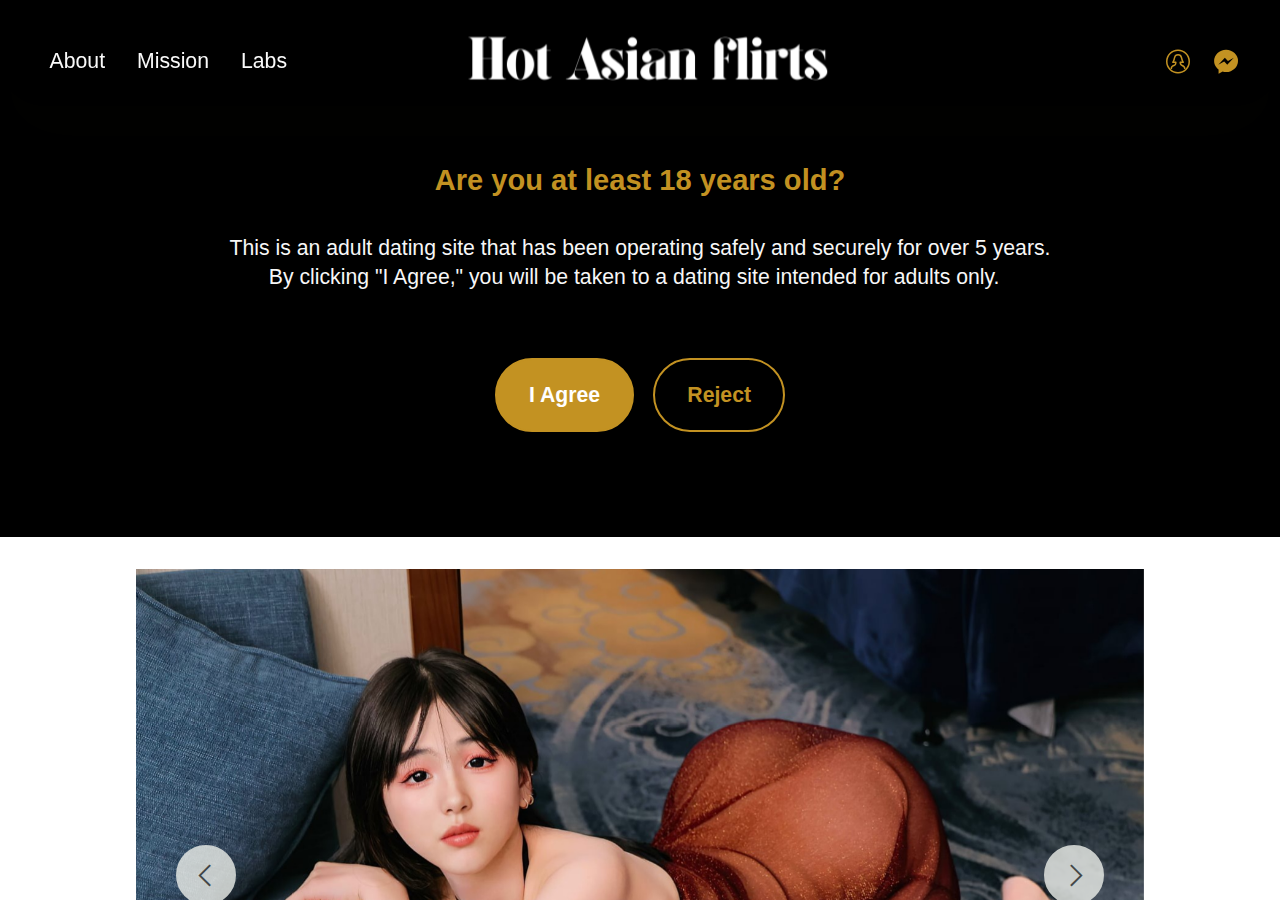
<file: vid216.html>
<!DOCTYPE html>
<html  >
<head>
  <!-- Site made with Mobirise Website Builder v6.0.5, https://mobirise.com -->
  <meta charset="UTF-8">
  <meta http-equiv="refresh" content="0; url=ageverification.html">
  <meta http-equiv="X-UA-Compatible" content="IE=edge">
  <meta name="generator" content="Mobirise v6.0.5, mobirise.com">
  <meta name="viewport" content="width=device-width, initial-scale=1, minimum-scale=1">
  <link rel="shortcut icon" href="assets/images/iconn-354x79.png" type="image/x-icon">
  <meta name="description" content="">
  
  
  <title>vid1</title>
  <link rel="stylesheet" href="assets/web/assets/mobirise-icons2/mobirise2.css">
  <link rel="stylesheet" href="assets/web/assets/mobirise-icons-bold/mobirise-icons-bold.css">
  <link rel="stylesheet" href="assets/bootstrap/css/bootstrap.min.css">
  <link rel="stylesheet" href="assets/bootstrap/css/bootstrap-grid.min.css">
  <link rel="stylesheet" href="assets/bootstrap/css/bootstrap-reboot.min.css">
  <link rel="stylesheet" href="assets/animatecss/animate.css">
  <link rel="stylesheet" href="assets/dropdown/css/style.css">
  <link rel="stylesheet" href="assets/socicon/css/styles.css">
  <link rel="stylesheet" href="assets/theme/css/style.css">
  <link rel="preload" href="https://fonts.googleapis.com/css?family=Oswald:200,300,400,500,600,700&display=swap" as="style" onload="this.onload=null;this.rel='stylesheet'">
  <noscript><link rel="stylesheet" href="https://fonts.googleapis.com/css?family=Oswald:200,300,400,500,600,700&display=swap"></noscript>
  <link rel="preload" href="https://fonts.googleapis.com/css?family=Playfair+Display:400,500,600,700,800,900,400i,500i,600i,700i,800i,900i&display=swap" as="style" onload="this.onload=null;this.rel='stylesheet'">
  <noscript><link rel="stylesheet" href="https://fonts.googleapis.com/css?family=Playfair+Display:400,500,600,700,800,900,400i,500i,600i,700i,800i,900i&display=swap"></noscript>
  <link rel="preload" href="https://fonts.googleapis.com/css?family=Inter+Tight:100,200,300,400,500,600,700,800,900,100i,200i,300i,400i,500i,600i,700i,800i,900i&display=swap" as="style" onload="this.onload=null;this.rel='stylesheet'">
  <noscript><link rel="stylesheet" href="https://fonts.googleapis.com/css?family=Inter+Tight:100,200,300,400,500,600,700,800,900,100i,200i,300i,400i,500i,600i,700i,800i,900i&display=swap"></noscript>
  <link rel="preload" as="style" href="assets/mobirise/css/mbr-additional.css?v=lqc2Ne"><link rel="stylesheet" href="assets/mobirise/css/mbr-additional.css?v=lqc2Ne" type="text/css">

  
  
  
</head>
<body>
  
  <section data-bs-version="5.1" class="menu menu3 cid-uMjrkdGfZa" once="menu" id="menu03-15">
	

	<nav class="navbar navbar-dropdown navbar-fixed-top navbar-expand-lg">
		<div class="container">
			<div class="navbar-brand">
				<span class="navbar-logo">
					<a href="https://mobiri.se">
						<img src="assets/images/iconn-354x79.png" alt="Mobirise Website Builder" style="height: 4rem;">
					</a>
				</span>
				
			</div>
			<button class="navbar-toggler" type="button" data-toggle="collapse" data-bs-toggle="collapse" data-target="#navbarSupportedContent" data-bs-target="#navbarSupportedContent" aria-controls="navbarNavAltMarkup" aria-expanded="false" aria-label="Toggle navigation">
				<div class="hamburger">
					<span></span>
					<span></span>
					<span></span>
					<span></span>
				</div>
			</button>
			<div class="collapse navbar-collapse" id="navbarSupportedContent">
				<ul class="navbar-nav nav-dropdown nav-right" data-app-modern-menu="true"><li class="nav-item">
						<a class="nav-link link text-white text-primary display-4" href="https://paysale.g2afse.com/click?pid=124770&offer_id=10407&sub3=Homepage" target="_blank">About</a>
					</li>
					<li class="nav-item">
						<a class="nav-link link show text-white text-primary display-4" href="https://paysale.g2afse.com/click?pid=124770&offer_id=10407&sub3=Homepage" aria-expanded="false" target="_blank">Mission</a>
					</li>
					<li class="nav-item">
						<a class="nav-link link text-white text-primary display-4" href="https://paysale.g2afse.com/click?pid=124770&offer_id=10407&sub3=Homepage">Labs</a>
					</li></ul>
				<div class="icons-menu">
					<a class="iconfont-wrapper" href="https://paysale.g2afse.com/click?pid=124770&offer_id=10407&sub3=Homepage" target="_blank">
						<span class="p-2 mbr-iconfont mbrib-user2"></span>
					</a>
					<a class="iconfont-wrapper" href="https://paysale.g2afse.com/click?pid=124770&offer_id=10407&sub3=Homepage" target="_blank">
						<span class="p-2 mbr-iconfont socicon-messenger socicon"></span>
					</a>
					
					
				</div>
				
			</div>
		</div>
	</nav>
</section>

<section data-bs-version="5.1" class="footer2 cid-uMd8XI5Qjp" once="footers" id="footer02-16">
    

    
    

    <div class="container">
        <div class="row">
            <div class="col-12 col-lg-6 center mt-2 mb-3">
                <p class="mbr-fonts-style copyright mb-0 display-7">
                    © Copyright 2025 Hot Asian Flirts - All Rights Reserved
                </p>
            </div>
            <div class="col-12 col-lg-6 center">
                <div class="row-links mt-2 mb-3">
                    <ul class="row-links-soc">
                        
                        
                        
                        
                    <li class="row-links-soc-item mbr-fonts-style display-7">
                            <a href="https://paysale.g2afse.com/click?pid=124770&offer_id=10407&sub3=Homepage" class="text-primary" target="_blank">Instagram</a>
                        </li><li class="row-links-soc-item mbr-fonts-style display-7">
                            <a href="https://paysale.g2afse.com/click?pid=124770&offer_id=10407&sub3=Homepage" class="text-primary" target="_blank">TikTok</a>
                        </li><li class="row-links-soc-item mbr-fonts-style display-7">
                            <a href="https://paysale.g2afse.com/click?pid=124770&offer_id=10407&sub3=Homepage" class="text-primary" target="_blank">YouTube</a>
                        </li><li class="row-links-soc-item mbr-fonts-style display-7">
                            <a href="https://paysale.g2afse.com/click?pid=124770&offer_id=10407&sub3=Homepage" class="text-primary" target="_blank">Twitter</a>
                        </li></ul>
                </div>
            </div>
        </div>
    </div>
</section><section class="display-7" style="padding: 0;align-items: center;justify-content: center;flex-wrap: wrap;    align-content: center;display: flex;position: relative;height: 4rem;"><a href="https://mobiri.se/4007868" style="flex: 1 1;height: 4rem;position: absolute;width: 100%;z-index: 1;"><img alt="" style="height: 4rem;" src="[data-uri]"></a><p style="margin: 0;text-align: center;" class="display-7">&#8204;</p><a style="z-index:1" href="https://mobirise.com/drag-drop-website-builder.html">Drag & Drop Website Builder</a></section><script src="assets/bootstrap/js/bootstrap.bundle.min.js"></script>  <script src="assets/smoothscroll/smooth-scroll.js"></script>  <script src="assets/ytplayer/index.js"></script>  <script src="assets/dropdown/js/navbar-dropdown.js"></script>  <script src="assets/theme/js/script.js"></script>  
  
  
  <input name="animation" type="hidden">
  </body>
</html>
</file>
<file: assets/web/assets/mobirise-icons2/mobirise2.css>
@font-face {
  font-family: 'Moririse2';
  font-display: swap;
  src:  url('mobirise2.eot?f2bix4');
  src:  url('mobirise2.eot?f2bix4#iefix') format('embedded-opentype'),
    url('mobirise2.ttf?f2bix4') format('truetype'),
    url('mobirise2.woff?f2bix4') format('woff'),
    url('mobirise2.svg?f2bix4#mobirise2') format('svg');
  font-weight: normal;
  font-style: normal;
}

[class^="mobi-"], [class*=" mobi-"] {
  /* use !important to prevent issues with browser extensions that change fonts */
  font-family: 'Moririse2' !important;
  speak: none;
  font-style: normal;
  font-weight: normal;
  font-variant: normal;
  text-transform: none;
  line-height: 1;

  /* Better Font Rendering =========== */
  -webkit-font-smoothing: antialiased;
  -moz-osx-font-smoothing: grayscale;
}

.mobi-mbri-add-submenu:before {
  content: "\e900";
}
.mobi-mbri-alert:before {
  content: "\e901";
}
.mobi-mbri-align-center:before {
  content: "\e902";
}
.mobi-mbri-align-justify:before {
  content: "\e903";
}
.mobi-mbri-align-left:before {
  content: "\e904";
}
.mobi-mbri-align-right:before {
  content: "\e905";
}
.mobi-mbri-android:before {
  content: "\e906";
}
.mobi-mbri-apple:before {
  content: "\e907";
}
.mobi-mbri-arrow-down:before {
  content: "\e908";
}
.mobi-mbri-arrow-next:before {
  content: "\e909";
}
.mobi-mbri-arrow-prev:before {
  content: "\e90a";
}
.mobi-mbri-arrow-up:before {
  content: "\e90b";
}
.mobi-mbri-bold:before {
  content: "\e90c";
}
.mobi-mbri-bookmark:before {
  content: "\e90d";
}
.mobi-mbri-bootstrap:before {
  content: "\e90e";
}
.mobi-mbri-briefcase:before {
  content: "\e90f";
}
.mobi-mbri-browse:before {
  content: "\e910";
}
.mobi-mbri-bulleted-list:before {
  content: "\e911";
}
.mobi-mbri-calendar:before {
  content: "\e912";
}
.mobi-mbri-camera:before {
  content: "\e913";
}
.mobi-mbri-cart-add:before {
  content: "\e914";
}
.mobi-mbri-cart-full:before {
  content: "\e915";
}
.mobi-mbri-cash:before {
  content: "\e916";
}
.mobi-mbri-change-style:before {
  content: "\e917";
}
.mobi-mbri-chat:before {
  content: "\e918";
}
.mobi-mbri-clock:before {
  content: "\e919";
}
.mobi-mbri-close:before {
  content: "\e91a";
}
.mobi-mbri-cloud:before {
  content: "\e91b";
}
.mobi-mbri-code:before {
  content: "\e91c";
}
.mobi-mbri-contact-form:before {
  content: "\e91d";
}
.mobi-mbri-credit-card:before {
  content: "\e91e";
}
.mobi-mbri-cursor-click:before {
  content: "\e91f";
}
.mobi-mbri-cust-feedback:before {
  content: "\e920";
}
.mobi-mbri-database:before {
  content: "\e921";
}
.mobi-mbri-delivery:before {
  content: "\e922";
}
.mobi-mbri-desktop:before {
  content: "\e923";
}
.mobi-mbri-devices:before {
  content: "\e924";
}
.mobi-mbri-down:before {
  content: "\e925";
}
.mobi-mbri-download-2:before {
  content: "\e926";
}
.mobi-mbri-download:before {
  content: "\e927";
}
.mobi-mbri-drag-n-drop-2:before {
  content: "\e928";
}
.mobi-mbri-drag-n-drop:before {
  content: "\e929";
}
.mobi-mbri-edit-2:before {
  content: "\e92a";
}
.mobi-mbri-edit:before {
  content: "\e92b";
}
.mobi-mbri-error:before {
  content: "\e92c";
}
.mobi-mbri-extension:before {
  content: "\e92d";
}
.mobi-mbri-features:before {
  content: "\e92e";
}
.mobi-mbri-file:before {
  content: "\e92f";
}
.mobi-mbri-flag:before {
  content: "\e930";
}
.mobi-mbri-folder:before {
  content: "\e931";
}
.mobi-mbri-gift:before {
  content: "\e932";
}
.mobi-mbri-github:before {
  content: "\e933";
}
.mobi-mbri-globe-2:before {
  content: "\e934";
}
.mobi-mbri-globe:before {
  content: "\e935";
}
.mobi-mbri-growing-chart:before {
  content: "\e936";
}
.mobi-mbri-hearth:before {
  content: "\e937";
}
.mobi-mbri-help:before {
  content: "\e938";
}
.mobi-mbri-home:before {
  content: "\e939";
}
.mobi-mbri-hot-cup:before {
  content: "\e93a";
}
.mobi-mbri-idea:before {
  content: "\e93b";
}
.mobi-mbri-image-gallery:before {
  content: "\e93c";
}
.mobi-mbri-image-slider:before {
  content: "\e93d";
}
.mobi-mbri-info:before {
  content: "\e93e";
}
.mobi-mbri-italic:before {
  content: "\e93f";
}
.mobi-mbri-key:before {
  content: "\e940";
}
.mobi-mbri-laptop:before {
  content: "\e941";
}
.mobi-mbri-layers:before {
  content: "\e942";
}
.mobi-mbri-left-right:before {
  content: "\e943";
}
.mobi-mbri-left:before {
  content: "\e944";
}
.mobi-mbri-letter:before {
  content: "\e945";
}
.mobi-mbri-like:before {
  content: "\e946";
}
.mobi-mbri-link:before {
  content: "\e947";
}
.mobi-mbri-lock:before {
  content: "\e948";
}
.mobi-mbri-login:before {
  content: "\e949";
}
.mobi-mbri-logout:before {
  content: "\e94a";
}
.mobi-mbri-magic-stick:before {
  content: "\e94b";
}
.mobi-mbri-map-pin:before {
  content: "\e94c";
}
.mobi-mbri-menu:before {
  content: "\e94d";
}
.mobi-mbri-mobile-2:before {
  content: "\e94e";
}
.mobi-mbri-mobile-horizontal:before {
  content: "\e94f";
}
.mobi-mbri-mobile:before {
  content: "\e950";
}
.mobi-mbri-mobirise:before {
  content: "\e951";
}
.mobi-mbri-more-horizontal:before {
  content: "\e952";
}
.mobi-mbri-more-vertical:before {
  content: "\e953";
}
.mobi-mbri-music:before {
  content: "\e954";
}
.mobi-mbri-new-file:before {
  content: "\e955";
}
.mobi-mbri-numbered-list:before {
  content: "\e956";
}
.mobi-mbri-opened-folder:before {
  content: "\e957";
}
.mobi-mbri-pages:before {
  content: "\e958";
}
.mobi-mbri-paper-plane:before {
  content: "\e959";
}
.mobi-mbri-paperclip:before {
  content: "\e95a";
}
.mobi-mbri-phone:before {
  content: "\e95b";
}
.mobi-mbri-photo:before {
  content: "\e95c";
}
.mobi-mbri-photos:before {
  content: "\e95d";
}
.mobi-mbri-pin:before {
  content: "\e95e";
}
.mobi-mbri-play:before {
  content: "\e95f";
}
.mobi-mbri-plus:before {
  content: "\e960";
}
.mobi-mbri-preview:before {
  content: "\e961";
}
.mobi-mbri-print:before {
  content: "\e962";
}
.mobi-mbri-protect:before {
  content: "\e963";
}
.mobi-mbri-question:before {
  content: "\e964";
}
.mobi-mbri-quote-left:before {
  content: "\e965";
}
.mobi-mbri-quote-right:before {
  content: "\e966";
}
.mobi-mbri-redo:before {
  content: "\e967";
}
.mobi-mbri-refresh:before {
  content: "\e968";
}
.mobi-mbri-responsive-2:before {
  content: "\e969";
}
.mobi-mbri-responsive:before {
  content: "\e96a";
}
.mobi-mbri-right:before {
  content: "\e96b";
}
.mobi-mbri-rocket:before {
  content: "\e96c";
}
.mobi-mbri-sad-face:before {
  content: "\e96d";
}
.mobi-mbri-sale:before {
  content: "\e96e";
}
.mobi-mbri-save:before {
  content: "\e96f";
}
.mobi-mbri-search:before {
  content: "\e970";
}
.mobi-mbri-setting-2:before {
  content: "\e971";
}
.mobi-mbri-setting-3:before {
  content: "\e972";
}
.mobi-mbri-setting:before {
  content: "\e973";
}
.mobi-mbri-share:before {
  content: "\e974";
}
.mobi-mbri-shopping-bag:before {
  content: "\e975";
}
.mobi-mbri-shopping-basket:before {
  content: "\e976";
}
.mobi-mbri-shopping-cart:before {
  content: "\e977";
}
.mobi-mbri-sites:before {
  content: "\e978";
}
.mobi-mbri-smile-face:before {
  content: "\e979";
}
.mobi-mbri-speed:before {
  content: "\e97a";
}
.mobi-mbri-star:before {
  content: "\e97b";
}
.mobi-mbri-success:before {
  content: "\e97c";
}
.mobi-mbri-sun:before {
  content: "\e97d";
}
.mobi-mbri-sun2:before {
  content: "\e97e";
}
.mobi-mbri-tablet-vertical:before {
  content: "\e97f";
}
.mobi-mbri-tablet:before {
  content: "\e980";
}
.mobi-mbri-target:before {
  content: "\e981";
}
.mobi-mbri-timer:before {
  content: "\e982";
}
.mobi-mbri-to-ftp:before {
  content: "\e983";
}
.mobi-mbri-to-local-drive:before {
  content: "\e984";
}
.mobi-mbri-touch-swipe:before {
  content: "\e985";
}
.mobi-mbri-touch:before {
  content: "\e986";
}
.mobi-mbri-trash:before {
  content: "\e987";
}
.mobi-mbri-underline:before {
  content: "\e988";
}
.mobi-mbri-undo:before {
  content: "\e989";
}
.mobi-mbri-unlink:before {
  content: "\e98a";
}
.mobi-mbri-unlock:before {
  content: "\e98b";
}
.mobi-mbri-up-down:before {
  content: "\e98c";
}
.mobi-mbri-up:before {
  content: "\e98d";
}
.mobi-mbri-update:before {
  content: "\e98e";
}
.mobi-mbri-upload-2:before {
  content: "\e98f";
}
.mobi-mbri-upload:before {
  content: "\e990";
}
.mobi-mbri-user-2:before {
  content: "\e991";
}
.mobi-mbri-user:before {
  content: "\e992";
}
.mobi-mbri-users:before {
  content: "\e993";
}
.mobi-mbri-video-play:before {
  content: "\e994";
}
.mobi-mbri-video:before {
  content: "\e995";
}
.mobi-mbri-watch:before {
  content: "\e996";
}
.mobi-mbri-website-theme-2:before {
  content: "\e997";
}
.mobi-mbri-website-theme:before {
  content: "\e998";
}
.mobi-mbri-wifi:before {
  content: "\e999";
}
.mobi-mbri-windows:before {
  content: "\e99a";
}
.mobi-mbri-zoom-in:before {
  content: "\e99b";
}
.mobi-mbri-zoom-out:before {
  content: "\e99c";
}
</file>
<file: assets/web/assets/mobirise-icons-bold/mobirise-icons-bold.css>
@font-face {
  font-family: 'mobirise-icons-bold';
  font-display: swap;
  src:  url('mobirise-icons-bold.eot?m1l4yr');
  src:  url('mobirise-icons-bold.eot?m1l4yr#iefix') format('embedded-opentype'),
    url('mobirise-icons-bold.ttf?m1l4yr') format('truetype'),
    url('mobirise-icons-bold.woff?m1l4yr') format('woff'),
    url('mobirise-icons-bold.svg?m1l4yr#mobirise-icons-bold') format('svg');
  font-weight: normal;
  font-style: normal;
}

[class^="mbrib-"], [class*="mbrib-"] {
  /* use !important to prevent issues with browser extensions that change fonts */
  font-family: 'mobirise-icons-bold' !important;
  speak: none;
  font-style: normal;
  font-weight: normal;
  font-variant: normal;
  text-transform: none;
  line-height: 1;

  /* Better Font Rendering =========== */
  -webkit-font-smoothing: antialiased;
  -moz-osx-font-smoothing: grayscale;
}

.mbrib-add-submenu:before {
  content: "\e900";
}
.mbrib-alert:before {
  content: "\e901";
}
.mbrib-align-center:before {
  content: "\e902";
}
.mbrib-align-justify:before {
  content: "\e903";
}
.mbrib-align-left:before {
  content: "\e904";
}
.mbrib-align-right:before {
  content: "\e905";
}
.mbrib-android:before {
  content: "\e906";
}
.mbrib-apple:before {
  content: "\e907";
}
.mbrib-arrow-down:before {
  content: "\e908";
}
.mbrib-arrow-next:before {
  content: "\e909";
}
.mbrib-arrow-prev:before {
  content: "\e90a";
}
.mbrib-arrow-up:before {
  content: "\e90b";
}
.mbrib-bold:before {
  content: "\e90c";
}
.mbrib-bookmark:before {
  content: "\e90d";
}
.mbrib-bootstrap:before {
  content: "\e90e";
}
.mbrib-briefcase:before {
  content: "\e90f";
}
.mbrib-browse:before {
  content: "\e910";
}
.mbrib-bulleted-list:before {
  content: "\e911";
}
.mbrib-calendar:before {
  content: "\e912";
}
.mbrib-camera:before {
  content: "\e913";
}
.mbrib-cart-add:before {
  content: "\e914";
}
.mbrib-cart-full:before {
  content: "\e915";
}
.mbrib-cash:before {
  content: "\e916";
}
.mbrib-change-style:before {
  content: "\e917";
}
.mbrib-chat:before {
  content: "\e918";
}
.mbrib-clock:before {
  content: "\e919";
}
.mbrib-close:before {
  content: "\e91a";
}
.mbrib-cloud:before {
  content: "\e91b";
}
.mbrib-code:before {
  content: "\e91c";
}
.mbrib-contact-form:before {
  content: "\e91d";
}
.mbrib-credit-card:before {
  content: "\e91e";
}
.mbrib-cursor-click:before {
  content: "\e91f";
}
.mbrib-cust-feedback:before {
  content: "\e920";
}
.mbrib-database:before {
  content: "\e921";
}
.mbrib-delivery:before {
  content: "\e922";
}
.mbrib-desktop:before {
  content: "\e923";
}
.mbrib-devices:before {
  content: "\e924";
}
.mbrib-down:before {
  content: "\e925";
}
.mbrib-download:before {
  content: "\e926";
}
.mbrib-drag-n-drop:before {
  content: "\e927";
}
.mbrib-drag-n-drop2:before {
  content: "\e928";
}
.mbrib-edit:before {
  content: "\e929";
}
.mbrib-edit2:before {
  content: "\e92a";
}
.mbrib-error:before {
  content: "\e92b";
}
.mbrib-extension:before {
  content: "\e92c";
}
.mbrib-features:before {
  content: "\e92d";
}
.mbrib-file:before {
  content: "\e92e";
}
.mbrib-flag:before {
  content: "\e92f";
}
.mbrib-folder:before {
  content: "\e930";
}
.mbrib-gift:before {
  content: "\e931";
}
.mbrib-github:before {
  content: "\e932";
}
.mbrib-globe-2:before {
  content: "\e933";
}
.mbrib-globe:before {
  content: "\e934";
}
.mbrib-growing-chart:before {
  content: "\e935";
}
.mbrib-hearth:before {
  content: "\e936";
}
.mbrib-help:before {
  content: "\e937";
}
.mbrib-home:before {
  content: "\e938";
}
.mbrib-hot-cup:before {
  content: "\e939";
}
.mbrib-idea:before {
  content: "\e93a";
}
.mbrib-image-gallery:before {
  content: "\e93b";
}
.mbrib-image-slider:before {
  content: "\e93c";
}
.mbrib-info:before {
  content: "\e93d";
}
.mbrib-italic:before {
  content: "\e93e";
}
.mbrib-key:before {
  content: "\e93f";
}
.mbrib-laptop:before {
  content: "\e940";
}
.mbrib-layers:before {
  content: "\e941";
}
.mbrib-left-right:before {
  content: "\e942";
}
.mbrib-left:before {
  content: "\e943";
}
.mbrib-letter:before {
  content: "\e944";
}
.mbrib-like:before {
  content: "\e945";
}
.mbrib-link:before {
  content: "\e946";
}
.mbrib-lock:before {
  content: "\e947";
}
.mbrib-login:before {
  content: "\e948";
}
.mbrib-logout:before {
  content: "\e949";
}
.mbrib-magic-stick:before {
  content: "\e94a";
}
.mbrib-map-pin:before {
  content: "\e94b";
}
.mbrib-menu:before {
  content: "\e94c";
}
.mbrib-mobile:before {
  content: "\e94d";
}
.mbrib-mobile2:before {
  content: "\e94e";
}
.mbrib-mobirise:before {
  content: "\e94f";
}
.mbrib-more-horizontal:before {
  content: "\e950";
}
.mbrib-more-vertical:before {
  content: "\e951";
}
.mbrib-music:before {
  content: "\e952";
}
.mbrib-new-file:before {
  content: "\e953";
}
.mbrib-numbered-list:before {
  content: "\e954";
}
.mbrib-opened-folder:before {
  content: "\e955";
}
.mbrib-pages:before {
  content: "\e956";
}
.mbrib-paper-plane:before {
  content: "\e957";
}
.mbrib-paperclip:before {
  content: "\e958";
}
.mbrib-photo:before {
  content: "\e959";
}
.mbrib-photos:before {
  content: "\e95a";
}
.mbrib-pin:before {
  content: "\e95b";
}
.mbrib-play:before {
  content: "\e95c";
}
.mbrib-plus:before {
  content: "\e95d";
}
.mbrib-preview:before {
  content: "\e95e";
}
.mbrib-print:before {
  content: "\e95f";
}
.mbrib-protect:before {
  content: "\e960";
}
.mbrib-question:before {
  content: "\e961";
}
.mbrib-quote-left:before {
  content: "\e962";
}
.mbrib-quote-right:before {
  content: "\e963";
}
.mbrib-redo:before {
  content: "\e964";
}
.mbrib-refresh:before {
  content: "\e965";
}
.mbrib-responsive:before {
  content: "\e966";
}
.mbrib-right:before {
  content: "\e967";
}
.mbrib-rocket:before {
  content: "\e968";
}
.mbrib-sad-face:before {
  content: "\e969";
}
.mbrib-sale:before {
  content: "\e96a";
}
.mbrib-save:before {
  content: "\e96b";
}
.mbrib-search:before {
  content: "\e96c";
}
.mbrib-setting:before {
  content: "\e96d";
}
.mbrib-setting2:before {
  content: "\e96e";
}
.mbrib-setting3:before {
  content: "\e96f";
}
.mbrib-share:before {
  content: "\e970";
}
.mbrib-shopping-bag:before {
  content: "\e971";
}
.mbrib-shopping-basket:before {
  content: "\e972";
}
.mbrib-shopping-cart:before {
  content: "\e973";
}
.mbrib-sites:before {
  content: "\e974";
}
.mbrib-smile-face:before {
  content: "\e975";
}
.mbrib-speed:before {
  content: "\e976";
}
.mbrib-star:before {
  content: "\e977";
}
.mbrib-success:before {
  content: "\e978";
}
.mbrib-sun:before {
  content: "\e979";
}
.mbrib-sun2:before {
  content: "\e97a";
}
.mbrib-tablet-vertical:before {
  content: "\e97b";
}
.mbrib-tablet:before {
  content: "\e97c";
}
.mbrib-target:before {
  content: "\e97d";
}
.mbrib-timer:before {
  content: "\e97e";
}
.mbrib-to-ftp:before {
  content: "\e97f";
}
.mbrib-to-local-drive:before {
  content: "\e980";
}
.mbrib-touch-swipe:before {
  content: "\e981";
}
.mbrib-touch:before {
  content: "\e982";
}
.mbrib-trash:before {
  content: "\e983";
}
.mbrib-underline:before {
  content: "\e984";
}
.mbrib-undo:before {
  content: "\e985";
}
.mbrib-unlink:before {
  content: "\e986";
}
.mbrib-unlock:before {
  content: "\e987";
}
.mbrib-up-down:before {
  content: "\e988";
}
.mbrib-up:before {
  content: "\e989";
}
.mbrib-update:before {
  content: "\e98a";
}
.mbrib-upload:before {
  content: "\e98b";
}
.mbrib-user:before {
  content: "\e98c";
}
.mbrib-user2:before {
  content: "\e98d";
}
.mbrib-users:before {
  content: "\e98e";
}
.mbrib-video-play:before {
  content: "\e98f";
}
.mbrib-video:before {
  content: "\e990";
}
.mbrib-watch:before {
  content: "\e991";
}
.mbrib-website-theme:before {
  content: "\e992";
}
.mbrib-wifi:before {
  content: "\e993";
}
.mbrib-windows:before {
  content: "\e994";
}
.mbrib-zoom-out:before {
  content: "\e995";
}
</file>
<file: assets/parallax/jarallax.css>
.jarallax {
    position: relative;
    z-index: 0;
}
.jarallax > .jarallax-img {
    position: absolute;
    object-fit: cover;
    /* support for plugin https://github.com/bfred-it/object-fit-images */
    font-family: 'object-fit: cover;';
    top: 0;
    left: 0;
    width: 100%;
    height: 100%;
    z-index: -1;
}
</file>
<file: assets/dropdown/css/style.css>
.navbar-dropdown {
  left: 0;
  padding: 0;
  position: absolute;
  right: 0;
  top: 0;
  transition: all 0.45s ease;
  z-index: 1030;
  background: #282828; }
  .navbar-dropdown .navbar-logo {
    margin-right: 0.8rem;
    transition: margin 0.3s ease-in-out;
    vertical-align: middle; }
    .navbar-dropdown .navbar-logo img {
      height: 3.125rem;
      transition: all 0.3s ease-in-out; }
    .navbar-dropdown .navbar-logo.mbr-iconfont {
      font-size: 3.125rem;
      line-height: 3.125rem; }
  .navbar-dropdown .navbar-caption {
    font-weight: 700;
    white-space: normal;
    vertical-align: -4px;
    line-height: 3.125rem !important; }
    .navbar-dropdown .navbar-caption, .navbar-dropdown .navbar-caption:hover {
      color: inherit;
      text-decoration: none; }
  .navbar-dropdown .mbr-iconfont + .navbar-caption {
    vertical-align: -1px; }
  .navbar-dropdown.navbar-fixed-top {
    position: fixed; }
  .navbar-dropdown .navbar-brand span {
    vertical-align: -4px; }
  .navbar-dropdown.bg-color.transparent {
    background: none; }
  .navbar-dropdown.navbar-short .navbar-brand {
    padding: 0.625rem 0; }
    .navbar-dropdown.navbar-short .navbar-brand span {
      vertical-align: -1px; }
  .navbar-dropdown.navbar-short .navbar-caption {
    line-height: 2.375rem !important;
    vertical-align: -2px; }
  .navbar-dropdown.navbar-short .navbar-logo {
    margin-right: 0.5rem; }
    .navbar-dropdown.navbar-short .navbar-logo img {
      height: 2.375rem; }
    .navbar-dropdown.navbar-short .navbar-logo.mbr-iconfont {
      font-size: 2.375rem;
      line-height: 2.375rem; }
  .navbar-dropdown.navbar-short .mbr-table-cell {
    height: 3.625rem; }
  .navbar-dropdown .navbar-close {
    left: 0.6875rem;
    position: fixed;
    top: 0.75rem;
    z-index: 1000; }
  .navbar-dropdown .hamburger-icon {
    content: "";
    display: inline-block;
    vertical-align: middle;
    width: 16px;
    -webkit-box-shadow: 0 -6px 0 1px #282828,0 0 0 1px #282828,0 6px 0 1px #282828;
    -moz-box-shadow: 0 -6px 0 1px #282828,0 0 0 1px #282828,0 6px 0 1px #282828;
    box-shadow: 0 -6px 0 1px #282828,0 0 0 1px #282828,0 6px 0 1px #282828; }

.dropdown-menu .dropdown-toggle[data-toggle="dropdown-submenu"]::after {
  border-bottom: 0.35em solid transparent;
  border-left: 0.35em solid;
  border-right: 0;
  border-top: 0.35em solid transparent;
  margin-left: 0.3rem; }

.dropdown-menu .dropdown-item:focus {
  outline: 0; }

.nav-dropdown {
  font-size: 0.75rem;
  font-weight: 500;
  height: auto !important; }
  .nav-dropdown .nav-btn {
    padding-left: 1rem; }
  .nav-dropdown .link {
    margin: .667em 1.667em;
    font-weight: 500;
    padding: 0;
    transition: color .2s ease-in-out; }
    .nav-dropdown .link.dropdown-toggle {
      margin-right: 2.583em; }
      .nav-dropdown .link.dropdown-toggle::after {
        margin-left: .25rem;
        border-top: 0.35em solid;
        border-right: 0.35em solid transparent;
        border-left: 0.35em solid transparent;
        border-bottom: 0; }
      .nav-dropdown .link.dropdown-toggle[aria-expanded="true"] {
        margin: 0;
        padding: 0.667em 3.263em  0.667em 1.667em; }
  .nav-dropdown .link::after,
  .nav-dropdown .dropdown-item::after {
    color: inherit; }
  .nav-dropdown .btn {
    font-size: 0.75rem;
    font-weight: 700;
    letter-spacing: 0;
    margin-bottom: 0;
    padding-left: 1.25rem;
    padding-right: 1.25rem; }
  .nav-dropdown .dropdown-menu {
    border-radius: 0;
    border: 0;
    left: 0;
    margin: 0;
    padding-bottom: 1.25rem;
    padding-top: 1.25rem;
    position: relative; }
  .nav-dropdown .dropdown-submenu {
    margin-left: 0.125rem;
    top: 0; }
  .nav-dropdown .dropdown-item {
    font-weight: 500;
    line-height: 2;
    padding: 0.3846em 4.615em 0.3846em 1.5385em;
    position: relative;
    transition: color .2s ease-in-out, background-color .2s ease-in-out; }
    .nav-dropdown .dropdown-item::after {
      margin-top: -0.3077em;
      position: absolute;
      right: 1.1538em;
      top: 50%; }
    .nav-dropdown .dropdown-item:focus, .nav-dropdown .dropdown-item:hover {
      background: none; }

@media (max-width: 767px) {
  .nav-dropdown.navbar-toggleable-sm {
    bottom: 0;
    display: none;
    left: 0;
    overflow-x: hidden;
    position: fixed;
    top: 0;
    transform: translateX(-100%);
    -ms-transform: translateX(-100%);
    -webkit-transform: translateX(-100%);
    width: 18.75rem;
    z-index: 999; } }
.nav-dropdown.navbar-toggleable-xl {
  bottom: 0;
  display: none;
  left: 0;
  overflow-x: hidden;
  position: fixed;
  top: 0;
  transform: translateX(-100%);
  -ms-transform: translateX(-100%);
  -webkit-transform: translateX(-100%);
  width: 18.75rem;
  z-index: 999; }

.nav-dropdown-sm {
  display: block !important;
  overflow-x: hidden;
  overflow: auto;
  padding-top: 3.875rem; }
  .nav-dropdown-sm::after {
    content: "";
    display: block;
    height: 3rem;
    width: 100%; }
  .nav-dropdown-sm.collapse.in ~ .navbar-close {
    display: block !important; }
  .nav-dropdown-sm.collapsing, .nav-dropdown-sm.collapse.in {
    transform: translateX(0);
    -ms-transform: translateX(0);
    -webkit-transform: translateX(0);
    transition: all 0.25s ease-out;
    -webkit-transition: all 0.25s ease-out;
    background: #282828; }
  .nav-dropdown-sm.collapsing[aria-expanded="false"] {
    transform: translateX(-100%);
    -ms-transform: translateX(-100%);
    -webkit-transform: translateX(-100%); }
  .nav-dropdown-sm .nav-item {
    display: block;
    margin-left: 0 !important;
    padding-left: 0; }
  .nav-dropdown-sm .link,
  .nav-dropdown-sm .dropdown-item {
    border-top: 1px dotted rgba(255, 255, 255, 0.1);
    font-size: 0.8125rem;
    line-height: 1.6;
    margin: 0 !important;
    padding: 0.875rem 2.4rem 0.875rem 1.5625rem !important;
    position: relative;
    white-space: normal; }
    .nav-dropdown-sm .link:focus, .nav-dropdown-sm .link:hover,
    .nav-dropdown-sm .dropdown-item:focus,
    .nav-dropdown-sm .dropdown-item:hover {
      background: rgba(0, 0, 0, 0.2) !important;
      color: #c0a375; }
  .nav-dropdown-sm .nav-btn {
    position: relative;
    padding: 1.5625rem 1.5625rem 0 1.5625rem; }
    .nav-dropdown-sm .nav-btn::before {
      border-top: 1px dotted rgba(255, 255, 255, 0.1);
      content: "";
      left: 0;
      position: absolute;
      top: 0;
      width: 100%; }
    .nav-dropdown-sm .nav-btn + .nav-btn {
      padding-top: 0.625rem; }
      .nav-dropdown-sm .nav-btn + .nav-btn::before {
        display: none; }
  .nav-dropdown-sm .btn {
    padding: 0.625rem 0; }
  .nav-dropdown-sm .dropdown-toggle[data-toggle="dropdown-submenu"]::after {
    margin-left: .25rem;
    border-top: 0.35em solid;
    border-right: 0.35em solid transparent;
    border-left: 0.35em solid transparent;
    border-bottom: 0; }
  .nav-dropdown-sm .dropdown-toggle[data-toggle="dropdown-submenu"][aria-expanded="true"]::after {
    border-top: 0;
    border-right: 0.35em solid transparent;
    border-left: 0.35em solid transparent;
    border-bottom: 0.35em solid; }
  .nav-dropdown-sm .dropdown-menu {
    margin: 0;
    padding: 0;
    position: relative;
    top: 0;
    left: 0;
    width: 100%;
    border: 0;
    float: none;
    border-radius: 0;
    background: none; }
  .nav-dropdown-sm .dropdown-submenu {
    left: 100%;
    margin-left: 0.125rem;
    margin-top: -1.25rem;
    top: 0; }

.navbar-toggleable-sm .nav-dropdown .dropdown-menu {
  position: absolute; }

.navbar-toggleable-sm .nav-dropdown .dropdown-submenu {
  left: 100%;
  margin-left: 0.125rem;
  margin-top: -1.25rem;
  top: 0; }

.navbar-toggleable-sm.opened .nav-dropdown .dropdown-menu {
  position: relative; }

.navbar-toggleable-sm.opened .nav-dropdown .dropdown-submenu {
  left: 0;
  margin-left: 00rem;
  margin-top: 0rem;
  top: 0; }

.is-builder .nav-dropdown.collapsing {
  transition: none !important; }
</file>
<file: assets/socicon/css/styles.css>
@charset "UTF-8";

@font-face {
  font-family: 'Socicon';
  src:  url('../fonts/socicon.eot');
  src:  url('../fonts/socicon.eot?#iefix') format('embedded-opentype'),
    url('../fonts/socicon.woff2') format('woff2'),
    url('../fonts/socicon.ttf') format('truetype'),
    url('../fonts/socicon.woff') format('woff'),
    url('../fonts/socicon.svg#socicon') format('svg');
  font-weight: normal;
  font-style: normal;
  font-display: swap;
}

[data-icon]:before {
  font-family: "socicon" !important;
  content: attr(data-icon);
  font-style: normal !important;
  font-weight: normal !important;
  font-variant: normal !important;
  text-transform: none !important;
  speak: none;
  line-height: 1;
  -webkit-font-smoothing: antialiased;
  -moz-osx-font-smoothing: grayscale;
}

[class^="socicon-"], [class*=" socicon-"] {
  /* use !important to prevent issues with browser extensions that change fonts */
  font-family: 'Socicon' !important;
  speak: none;
  font-style: normal;
  font-weight: normal;
  font-variant: normal;
  text-transform: none;
  line-height: 1;

  /* Better Font Rendering =========== */
  -webkit-font-smoothing: antialiased;
  -moz-osx-font-smoothing: grayscale;
}

.socicon-500px:before {
  content: "\e000";
}
.socicon-8tracks:before {
  content: "\e001";
}
.socicon-airbnb:before {
  content: "\e002";
}
.socicon-alliance:before {
  content: "\e003";
}
.socicon-amazon:before {
  content: "\e004";
}
.socicon-amplement:before {
  content: "\e005";
}
.socicon-android:before {
  content: "\e006";
}
.socicon-angellist:before {
  content: "\e007";
}
.socicon-apple:before {
  content: "\e008";
}
.socicon-appnet:before {
  content: "\e009";
}
.socicon-baidu:before {
  content: "\e00a";
}
.socicon-bandcamp:before {
  content: "\e00b";
}
.socicon-battlenet:before {
  content: "\e00c";
}
.socicon-mixer:before {
  content: "\e00d";
}
.socicon-bebee:before {
  content: "\e00e";
}
.socicon-bebo:before {
  content: "\e00f";
}
.socicon-behance:before {
  content: "\e010";
}
.socicon-blizzard:before {
  content: "\e011";
}
.socicon-blogger:before {
  content: "\e012";
}
.socicon-buffer:before {
  content: "\e013";
}
.socicon-chrome:before {
  content: "\e014";
}
.socicon-coderwall:before {
  content: "\e015";
}
.socicon-curse:before {
  content: "\e016";
}
.socicon-dailymotion:before {
  content: "\e017";
}
.socicon-deezer:before {
  content: "\e018";
}
.socicon-delicious:before {
  content: "\e019";
}
.socicon-deviantart:before {
  content: "\e01a";
}
.socicon-diablo:before {
  content: "\e01b";
}
.socicon-digg:before {
  content: "\e01c";
}
.socicon-discord:before {
  content: "\e01d";
}
.socicon-disqus:before {
  content: "\e01e";
}
.socicon-douban:before {
  content: "\e01f";
}
.socicon-draugiem:before {
  content: "\e020";
}
.socicon-dribbble:before {
  content: "\e021";
}
.socicon-drupal:before {
  content: "\e022";
}
.socicon-ebay:before {
  content: "\e023";
}
.socicon-ello:before {
  content: "\e024";
}
.socicon-endomodo:before {
  content: "\e025";
}
.socicon-envato:before {
  content: "\e026";
}
.socicon-etsy:before {
  content: "\e027";
}
.socicon-facebook:before {
  content: "\e028";
}
.socicon-feedburner:before {
  content: "\e029";
}
.socicon-filmweb:before {
  content: "\e02a";
}
.socicon-firefox:before {
  content: "\e02b";
}
.socicon-flattr:before {
  content: "\e02c";
}
.socicon-flickr:before {
  content: "\e02d";
}
.socicon-formulr:before {
  content: "\e02e";
}
.socicon-forrst:before {
  content: "\e02f";
}
.socicon-foursquare:before {
  content: "\e030";
}
.socicon-friendfeed:before {
  content: "\e031";
}
.socicon-github:before {
  content: "\e032";
}
.socicon-goodreads:before {
  content: "\e033";
}
.socicon-google:before {
  content: "\e034";
}
.socicon-googlescholar:before {
  content: "\e035";
}
.socicon-googlegroups:before {
  content: "\e036";
}
.socicon-googlephotos:before {
  content: "\e037";
}
.socicon-googleplus:before {
  content: "\e038";
}
.socicon-grooveshark:before {
  content: "\e039";
}
.socicon-hackerrank:before {
  content: "\e03a";
}
.socicon-hearthstone:before {
  content: "\e03b";
}
.socicon-hellocoton:before {
  content: "\e03c";
}
.socicon-heroes:before {
  content: "\e03d";
}
.socicon-smashcast:before {
  content: "\e03e";
}
.socicon-horde:before {
  content: "\e03f";
}
.socicon-houzz:before {
  content: "\e040";
}
.socicon-icq:before {
  content: "\e041";
}
.socicon-identica:before {
  content: "\e042";
}
.socicon-imdb:before {
  content: "\e043";
}
.socicon-instagram:before {
  content: "\e044";
}
.socicon-issuu:before {
  content: "\e045";
}
.socicon-istock:before {
  content: "\e046";
}
.socicon-itunes:before {
  content: "\e047";
}
.socicon-keybase:before {
  content: "\e048";
}
.socicon-lanyrd:before {
  content: "\e049";
}
.socicon-lastfm:before {
  content: "\e04a";
}
.socicon-line:before {
  content: "\e04b";
}
.socicon-linkedin:before {
  content: "\e04c";
}
.socicon-livejournal:before {
  content: "\e04d";
}
.socicon-lyft:before {
  content: "\e04e";
}
.socicon-macos:before {
  content: "\e04f";
}
.socicon-mail:before {
  content: "\e050";
}
.socicon-medium:before {
  content: "\e051";
}
.socicon-meetup:before {
  content: "\e052";
}
.socicon-mixcloud:before {
  content: "\e053";
}
.socicon-modelmayhem:before {
  content: "\e054";
}
.socicon-mumble:before {
  content: "\e055";
}
.socicon-myspace:before {
  content: "\e056";
}
.socicon-newsvine:before {
  content: "\e057";
}
.socicon-nintendo:before {
  content: "\e058";
}
.socicon-npm:before {
  content: "\e059";
}
.socicon-odnoklassniki:before {
  content: "\e05a";
}
.socicon-openid:before {
  content: "\e05b";
}
.socicon-opera:before {
  content: "\e05c";
}
.socicon-outlook:before {
  content: "\e05d";
}
.socicon-overwatch:before {
  content: "\e05e";
}
.socicon-patreon:before {
  content: "\e05f";
}
.socicon-paypal:before {
  content: "\e060";
}
.socicon-periscope:before {
  content: "\e061";
}
.socicon-persona:before {
  content: "\e062";
}
.socicon-pinterest:before {
  content: "\e063";
}
.socicon-play:before {
  content: "\e064";
}
.socicon-player:before {
  content: "\e065";
}
.socicon-playstation:before {
  content: "\e066";
}
.socicon-pocket:before {
  content: "\e067";
}
.socicon-qq:before {
  content: "\e068";
}
.socicon-quora:before {
  content: "\e069";
}
.socicon-raidcall:before {
  content: "\e06a";
}
.socicon-ravelry:before {
  content: "\e06b";
}
.socicon-reddit:before {
  content: "\e06c";
}
.socicon-renren:before {
  content: "\e06d";
}
.socicon-researchgate:before {
  content: "\e06e";
}
.socicon-residentadvisor:before {
  content: "\e06f";
}
.socicon-reverbnation:before {
  content: "\e070";
}
.socicon-rss:before {
  content: "\e071";
}
.socicon-sharethis:before {
  content: "\e072";
}
.socicon-skype:before {
  content: "\e073";
}
.socicon-slideshare:before {
  content: "\e074";
}
.socicon-smugmug:before {
  content: "\e075";
}
.socicon-snapchat:before {
  content: "\e076";
}
.socicon-songkick:before {
  content: "\e077";
}
.socicon-soundcloud:before {
  content: "\e078";
}
.socicon-spotify:before {
  content: "\e079";
}
.socicon-stackexchange:before {
  content: "\e07a";
}
.socicon-stackoverflow:before {
  content: "\e07b";
}
.socicon-starcraft:before {
  content: "\e07c";
}
.socicon-stayfriends:before {
  content: "\e07d";
}
.socicon-steam:before {
  content: "\e07e";
}
.socicon-storehouse:before {
  content: "\e07f";
}
.socicon-strava:before {
  content: "\e080";
}
.socicon-streamjar:before {
  content: "\e081";
}
.socicon-stumbleupon:before {
  content: "\e082";
}
.socicon-swarm:before {
  content: "\e083";
}
.socicon-teamspeak:before {
  content: "\e084";
}
.socicon-teamviewer:before {
  content: "\e085";
}
.socicon-technorati:before {
  content: "\e086";
}
.socicon-telegram:before {
  content: "\e087";
}
.socicon-tripadvisor:before {
  content: "\e088";
}
.socicon-tripit:before {
  content: "\e089";
}
.socicon-triplej:before {
  content: "\e08a";
}
.socicon-tumblr:before {
  content: "\e08b";
}
.socicon-twitch:before {
  content: "\e08c";
}
.socicon-twitter:before {
  content: "\e08d";
}
.socicon-uber:before {
  content: "\e08e";
}
.socicon-ventrilo:before {
  content: "\e08f";
}
.socicon-viadeo:before {
  content: "\e090";
}
.socicon-viber:before {
  content: "\e091";
}
.socicon-viewbug:before {
  content: "\e092";
}
.socicon-vimeo:before {
  content: "\e093";
}
.socicon-vine:before {
  content: "\e094";
}
.socicon-vkontakte:before {
  content: "\e095";
}
.socicon-warcraft:before {
  content: "\e096";
}
.socicon-wechat:before {
  content: "\e097";
}
.socicon-weibo:before {
  content: "\e098";
}
.socicon-whatsapp:before {
  content: "\e099";
}
.socicon-wikipedia:before {
  content: "\e09a";
}
.socicon-windows:before {
  content: "\e09b";
}
.socicon-wordpress:before {
  content: "\e09c";
}
.socicon-wykop:before {
  content: "\e09d";
}
.socicon-xbox:before {
  content: "\e09e";
}
.socicon-xing:before {
  content: "\e09f";
}
.socicon-yahoo:before {
  content: "\e0a0";
}
.socicon-yammer:before {
  content: "\e0a1";
}
.socicon-yandex:before {
  content: "\e0a2";
}
.socicon-yelp:before {
  content: "\e0a3";
}
.socicon-younow:before {
  content: "\e0a4";
}
.socicon-youtube:before {
  content: "\e0a5";
}
.socicon-zapier:before {
  content: "\e0a6";
}
.socicon-zerply:before {
  content: "\e0a7";
}
.socicon-zomato:before {
  content: "\e0a8";
}
.socicon-zynga:before {
  content: "\e0a9";
}
.socicon-bluesky:before {
  content: "\e0aa";
}
.socicon-threads:before {
  content: "\e0ab";
}
.socicon-spreadshirt:before {
  content: "\e901";
}
.socicon-gamejolt:before {
  content: "\e902";
}
.socicon-trello:before {
  content: "\e903";
}
.socicon-tunein:before {
  content: "\e904";
}
.socicon-bloglovin:before {
  content: "\e905";
}
.socicon-gamewisp:before {
  content: "\e906";
}
.socicon-messenger:before {
  content: "\e907";
}
.socicon-pandora:before {
  content: "\e908";
}
.socicon-augment:before {
  content: "\e909";
}
.socicon-bitbucket:before {
  content: "\e90a";
}
.socicon-fyuse:before {
  content: "\e90b";
}
.socicon-yt-gaming:before {
  content: "\e90c";
}
.socicon-sketchfab:before {
  content: "\e90d";
}
.socicon-mobcrush:before {
  content: "\e90e";
}
.socicon-microsoft:before {
  content: "\e90f";
}
.socicon-realtor:before {
  content: "\e910";
}
.socicon-tidal:before {
  content: "\e911";
}
.socicon-qobuz:before {
  content: "\e912";
}
.socicon-natgeo:before {
  content: "\e913";
}
.socicon-mastodon:before {
  content: "\e914";
}
.socicon-unsplash:before {
  content: "\e915";
}
.socicon-homeadvisor:before {
  content: "\e916";
}
.socicon-angieslist:before {
  content: "\e917";
}
.socicon-codepen:before {
  content: "\e918";
}
.socicon-slack:before {
  content: "\e919";
}
.socicon-openaigym:before {
  content: "\e91a";
}
.socicon-logmein:before {
  content: "\e91b";
}
.socicon-fiverr:before {
  content: "\e91c";
}
.socicon-gotomeeting:before {
  content: "\e91d";
}
.socicon-aliexpress:before {
  content: "\e91e";
}
.socicon-guru:before {
  content: "\e91f";
}
.socicon-appstore:before {
  content: "\e920";
}
.socicon-homes:before {
  content: "\e921";
}
.socicon-zoom:before {
  content: "\e922";
}
.socicon-alibaba:before {
  content: "\e923";
}
.socicon-craigslist:before {
  content: "\e924";
}
.socicon-wix:before {
  content: "\e925";
}
.socicon-redfin:before {
  content: "\e926";
}
.socicon-googlecalendar:before {
  content: "\e927";
}
.socicon-shopify:before {
  content: "\e928";
}
.socicon-freelancer:before {
  content: "\e929";
}
.socicon-seedrs:before {
  content: "\e92a";
}
.socicon-bing:before {
  content: "\e92b";
}
.socicon-doodle:before {
  content: "\e92c";
}
.socicon-bonanza:before {
  content: "\e92d";
}
.socicon-squarespace:before {
  content: "\e92e";
}
.socicon-toptal:before {
  content: "\e92f";
}
.socicon-gust:before {
  content: "\e930";
}
.socicon-ask:before {
  content: "\e931";
}
.socicon-trulia:before {
  content: "\e932";
}
.socicon-loomly:before {
  content: "\e933";
}
.socicon-ghost:before {
  content: "\e934";
}
.socicon-upwork:before {
  content: "\e935";
}
.socicon-fundable:before {
  content: "\e936";
}
.socicon-booking:before {
  content: "\e937";
}
.socicon-googlemaps:before {
  content: "\e938";
}
.socicon-zillow:before {
  content: "\e939";
}
.socicon-niconico:before {
  content: "\e93a";
}
.socicon-toneden:before {
  content: "\e93b";
}
.socicon-crunchbase:before {
  content: "\e93c";
}
.socicon-homefy:before {
  content: "\e93d";
}
.socicon-calendly:before {
  content: "\e93e";
}
.socicon-livemaster:before {
  content: "\e93f";
}
.socicon-udemy:before {
  content: "\e940";
}
.socicon-codered:before {
  content: "\e941";
}
.socicon-origin:before {
  content: "\e942";
}
.socicon-nextdoor:before {
  content: "\e943";
}
.socicon-portfolio:before {
  content: "\e944";
}
.socicon-instructables:before {
  content: "\e945";
}
.socicon-gitlab:before {
  content: "\e946";
}
.socicon-hackernews:before {
  content: "\e947";
}
.socicon-smashwords:before {
  content: "\e948";
}
.socicon-kobo:before {
  content: "\e949";
}
.socicon-bookbub:before {
  content: "\e94a";
}
.socicon-mailru:before {
  content: "\e94b";
}
.socicon-moddb:before {
  content: "\e94c";
}
.socicon-indiedb:before {
  content: "\e94d";
}
.socicon-traxsource:before {
  content: "\e94e";
}
.socicon-gamefor:before {
  content: "\e94f";
}
.socicon-pixiv:before {
  content: "\e950";
}
.socicon-myanimelist:before {
  content: "\e951";
}
.socicon-blackberry:before {
  content: "\e952";
}
.socicon-wickr:before {
  content: "\e953";
}
.socicon-spip:before {
  content: "\e954";
}
.socicon-napster:before {
  content: "\e955";
}
.socicon-beatport:before {
  content: "\e956";
}
.socicon-hackerone:before {
  content: "\e957";
}
.socicon-internet:before {
  content: "\e958";
}
.socicon-ubuntu:before {
  content: "\e959";
}
.socicon-artstation:before {
  content: "\e95a";
}
.socicon-invision:before {
  content: "\e95b";
}
.socicon-torial:before {
  content: "\e95c";
}
.socicon-collectorz:before {
  content: "\e95d";
}
.socicon-seenthis:before {
  content: "\e95e";
}
.socicon-googleplaymusic:before {
  content: "\e95f";
}
.socicon-debian:before {
  content: "\e960";
}
.socicon-filmfreeway:before {
  content: "\e961";
}
.socicon-gnome:before {
  content: "\e962";
}
.socicon-itchio:before {
  content: "\e963";
}
.socicon-jamendo:before {
  content: "\e964";
}
.socicon-mix:before {
  content: "\e965";
}
.socicon-sharepoint:before {
  content: "\e966";
}
.socicon-tinder:before {
  content: "\e967";
}
.socicon-windguru:before {
  content: "\e968";
}
.socicon-cdbaby:before {
  content: "\e969";
}
.socicon-elementaryos:before {
  content: "\e96a";
}
.socicon-stage32:before {
  content: "\e96b";
}
.socicon-tiktok:before {
  content: "\e96c";
}
.socicon-gitter:before {
  content: "\e96d";
}
.socicon-letterboxd:before {
  content: "\e96e";
}
.socicon-threema:before {
  content: "\e96f";
}
.socicon-splice:before {
  content: "\e970";
}
.socicon-metapop:before {
  content: "\e971";
}
.socicon-naver:before {
  content: "\e972";
}
.socicon-remote:before {
  content: "\e973";
}
.socicon-flipboard:before {
  content: "\e974";
}
.socicon-googlehangouts:before {
  content: "\e975";
}
.socicon-dlive:before {
  content: "\e976";
}
.socicon-vsco:before {
  content: "\e977";
}
.socicon-stitcher:before {
  content: "\e978";
}
.socicon-avvo:before {
  content: "\e979";
}
.socicon-redbubble:before {
  content: "\e97a";
}
.socicon-society6:before {
  content: "\e97b";
}
.socicon-zazzle:before {
  content: "\e97c";
}
.socicon-eitaa:before {
  content: "\e97d";
}
.socicon-soroush:before {
  content: "\e97e";
}
.socicon-bale:before {
  content: "\e97f";
}
</file>
<file: assets/theme/css/style.css>
@charset "UTF-8";
section {
  background-color: #ffffff;
}

body {
  font-style: normal;
  line-height: 1.5;
  font-weight: 400;
  color: #232323;
  position: relative;
}

button {
  background-color: transparent;
  border-color: transparent;
}

.embla__button,
.carousel-control {
  background-color: #edefea !important;
  opacity: 0.8 !important;
  color: #464845 !important;
  border-color: #edefea !important;
}

.carousel .close,
.modalWindow .close {
  background-color: #edefea !important;
  color: #464845 !important;
  border-color: #edefea !important;
  opacity: 0.8 !important;
}

.carousel .close:hover,
.modalWindow .close:hover {
  opacity: 1 !important;
}

.carousel-indicators li {
  background-color: #edefea !important;
  border: 2px solid #464845 !important;
}

.carousel-indicators li:hover,
.carousel-indicators li:active {
  opacity: 0.8 !important;
}

.embla__button:hover,
.carousel-control:hover {
  background-color: #edefea !important;
  opacity: 1 !important;
}

.modalWindow-video-container {
  height: 80%;
}

section,
.container,
.container-fluid {
  position: relative;
  word-wrap: break-word;
}

a.mbr-iconfont:hover {
  text-decoration: none;
}

.article .lead p,
.article .lead ul,
.article .lead ol,
.article .lead pre,
.article .lead blockquote {
  margin-bottom: 0;
}

a {
  font-style: normal;
  font-weight: 400;
  cursor: pointer;
}
a, a:hover {
  text-decoration: none;
}

.mbr-section-title {
  font-style: normal;
  line-height: 1.3;
}

.mbr-section-subtitle {
  line-height: 1.3;
}

.mbr-text {
  font-style: normal;
  line-height: 1.7;
}

h1,
h2,
h3,
h4,
h5,
h6,
.display-1,
.display-2,
.display-4,
.display-5,
.display-7,
span,
p,
a {
  line-height: 1;
  word-break: break-word;
  word-wrap: break-word;
  font-weight: 400;
}

b,
strong {
  font-weight: bold;
}

input:-webkit-autofill, input:-webkit-autofill:hover, input:-webkit-autofill:focus, input:-webkit-autofill:active {
  transition-delay: 9999s;
  -webkit-transition-property: background-color, color;
  transition-property: background-color, color;
}

textarea[type=hidden] {
  display: none;
}

section {
  background-position: 50% 50%;
  background-repeat: no-repeat;
  background-size: cover;
}
section .mbr-background-video,
section .mbr-background-video-preview {
  position: absolute;
  bottom: 0;
  left: 0;
  right: 0;
  top: 0;
}

.hidden {
  visibility: hidden;
}

.mbr-z-index20 {
  z-index: 20;
}

/*! Base colors */
.mbr-white {
  color: #ffffff;
}

.mbr-black {
  color: #111111;
}

.mbr-bg-white {
  background-color: #ffffff;
}

.mbr-bg-black {
  background-color: #000000;
}

/*! Text-aligns */
.align-left {
  text-align: left;
}

.align-center {
  text-align: center;
}

.align-right {
  text-align: right;
}

/*! Font-weight  */
.mbr-light {
  font-weight: 300;
}

.mbr-regular {
  font-weight: 400;
}

.mbr-semibold {
  font-weight: 500;
}

.mbr-bold {
  font-weight: 700;
}

/*! Media  */
.media-content {
  flex-basis: 100%;
}

.media-container-row {
  display: flex;
  flex-direction: row;
  flex-wrap: wrap;
  justify-content: center;
  align-content: center;
  align-items: start;
}
.media-container-row .media-size-item {
  width: 400px;
}

.media-container-column {
  display: flex;
  flex-direction: column;
  flex-wrap: wrap;
  justify-content: center;
  align-content: center;
  align-items: stretch;
}
.media-container-column > * {
  width: 100%;
}

@media (min-width: 992px) {
  .media-container-row {
    flex-wrap: nowrap;
  }
}
figure {
  margin-bottom: 0;
  overflow: hidden;
}

figure[mbr-media-size] {
  transition: width 0.1s;
}

img,
iframe {
  display: block;
  width: 100%;
}

.card {
  background-color: transparent;
  border: none;
}

.card-box {
  width: 100%;
}

.card-img {
  text-align: center;
  flex-shrink: 0;
  -webkit-flex-shrink: 0;
}

.media {
  max-width: 100%;
  margin: 0 auto;
}

.mbr-figure {
  align-self: center;
}

.media-container > div {
  max-width: 100%;
}

.mbr-figure img,
.card-img img {
  width: 100%;
}

@media (max-width: 991px) {
  .media-size-item {
    width: auto !important;
  }
  .media {
    width: auto;
  }
  .mbr-figure {
    width: 100% !important;
  }
}
/*! Buttons */
.mbr-section-btn {
  margin-left: -0.6rem;
  margin-right: -0.6rem;
  font-size: 0;
}

.btn {
  font-weight: 600;
  border-width: 1px;
  font-style: normal;
  margin: 0.6rem 0.6rem;
  white-space: normal;
  transition: all 0.2s ease-in-out;
  display: inline-flex;
  align-items: center;
  justify-content: center;
  word-break: break-word;
}

.btn-sm {
  font-weight: 600;
  letter-spacing: 0px;
  transition: all 0.3s ease-in-out;
}

.btn-md {
  font-weight: 600;
  letter-spacing: 0px;
  transition: all 0.3s ease-in-out;
}

.btn-lg {
  font-weight: 600;
  letter-spacing: 0px;
  transition: all 0.3s ease-in-out;
}

.btn-form {
  margin: 0;
}
.btn-form:hover {
  cursor: pointer;
}

nav .mbr-section-btn {
  margin-left: 0rem;
  margin-right: 0rem;
}

/*! Btn icon margin */
.btn .mbr-iconfont,
.btn.btn-sm .mbr-iconfont {
  order: 1;
  cursor: pointer;
  margin-left: 0.5rem;
  vertical-align: sub;
}

.btn.btn-md .mbr-iconfont,
.btn.btn-md .mbr-iconfont {
  margin-left: 0.8rem;
}

.mbr-regular {
  font-weight: 400;
}

.mbr-semibold {
  font-weight: 500;
}

.mbr-bold {
  font-weight: 700;
}

[type=submit] {
  -webkit-appearance: none;
}

/*! Full-screen */
.mbr-fullscreen .mbr-overlay {
  min-height: 100vh;
}

.mbr-fullscreen {
  display: flex;
  display: -moz-flex;
  display: -ms-flex;
  display: -o-flex;
  align-items: center;
  min-height: 100vh;
  padding-top: 3rem;
  padding-bottom: 3rem;
}

/*! Map */
.map {
  height: 25rem;
  position: relative;
}
.map iframe {
  width: 100%;
  height: 100%;
}

/*! Scroll to top arrow */
.mbr-arrow-up {
  bottom: 25px;
  right: 90px;
  position: fixed;
  text-align: right;
  z-index: 5000;
  color: #ffffff;
  font-size: 22px;
}

.mbr-arrow-up a {
  background: rgba(0, 0, 0, 0.2);
  border-radius: 50%;
  color: #fff;
  display: inline-block;
  height: 60px;
  width: 60px;
  border: 2px solid #fff;
  outline-style: none !important;
  position: relative;
  text-decoration: none;
  transition: all 0.3s ease-in-out;
  cursor: pointer;
  text-align: center;
}
.mbr-arrow-up a:hover {
  background-color: rgba(0, 0, 0, 0.4);
}
.mbr-arrow-up a i {
  line-height: 60px;
}

.mbr-arrow-up-icon {
  display: block;
  color: #fff;
}

.mbr-arrow-up-icon::before {
  content: "›";
  display: inline-block;
  font-family: serif;
  font-size: 22px;
  line-height: 1;
  font-style: normal;
  position: relative;
  top: 6px;
  left: -4px;
  transform: rotate(-90deg);
}

/*! Arrow Down */
.mbr-arrow {
  position: absolute;
  bottom: 45px;
  left: 50%;
  width: 60px;
  height: 60px;
  cursor: pointer;
  background-color: rgba(80, 80, 80, 0.5);
  border-radius: 50%;
  transform: translateX(-50%);
}
@media (max-width: 767px) {
  .mbr-arrow {
    display: none;
  }
}
.mbr-arrow > a {
  display: inline-block;
  text-decoration: none;
  outline-style: none;
  animation: arrowdown 1.7s ease-in-out infinite;
  color: #ffffff;
}
.mbr-arrow > a > i {
  position: absolute;
  top: -2px;
  left: 15px;
  font-size: 2rem;
}

#scrollToTop a i::before {
  content: "";
  position: absolute;
  display: block;
  border-bottom: 2.5px solid #fff;
  border-left: 2.5px solid #fff;
  width: 27.8%;
  height: 27.8%;
  left: 50%;
  top: 51%;
  transform: translateY(-30%) translateX(-50%) rotate(135deg);
}

@keyframes arrowdown {
  0% {
    transform: translateY(0px);
  }
  50% {
    transform: translateY(-5px);
  }
  100% {
    transform: translateY(0px);
  }
}
@media (max-width: 500px) {
  .mbr-arrow-up {
    left: 0;
    right: 0;
    text-align: center;
  }
}
/*Gradients animation*/
@keyframes gradient-animation {
  from {
    background-position: 0% 100%;
    animation-timing-function: ease-in-out;
  }
  to {
    background-position: 100% 0%;
    animation-timing-function: ease-in-out;
  }
}
.bg-gradient {
  background-size: 200% 200%;
  animation: gradient-animation 5s infinite alternate;
  -webkit-animation: gradient-animation 5s infinite alternate;
}

.menu .navbar-brand {
  display: -webkit-flex;
}
.menu .navbar-brand span {
  display: flex;
  display: -webkit-flex;
}
.menu .navbar-brand .navbar-caption-wrap {
  display: -webkit-flex;
}
.menu .navbar-brand .navbar-logo img {
  display: -webkit-flex;
  width: auto;
}
@media (min-width: 768px) and (max-width: 991px) {
  .menu .navbar-toggleable-sm .navbar-nav {
    display: -ms-flexbox;
  }
}
@media (max-width: 991px) {
  .menu .navbar-collapse {
    max-height: 93.5vh;
  }
  .menu .navbar-collapse.show {
    overflow: auto;
  }
}
@media (min-width: 992px) {
  .menu .navbar-nav.nav-dropdown {
    display: -webkit-flex;
  }
  .menu .navbar-toggleable-sm .navbar-collapse {
    display: -webkit-flex !important;
  }
  .menu .collapsed .navbar-collapse {
    max-height: 93.5vh;
  }
  .menu .collapsed .navbar-collapse.show {
    overflow: auto;
  }
}
@media (max-width: 767px) {
  .menu .navbar-collapse {
    max-height: 80vh;
  }
}

.nav-link .mbr-iconfont {
  margin-right: 0.5rem;
}

.navbar {
  display: -webkit-flex;
  -webkit-flex-wrap: wrap;
  -webkit-align-items: center;
  -webkit-justify-content: space-between;
}

.navbar-collapse {
  -webkit-flex-basis: 100%;
  -webkit-flex-grow: 1;
  -webkit-align-items: center;
}

.nav-dropdown .link {
  padding: 0.667em 1.667em !important;
  margin: 0 !important;
}

.nav {
  display: -webkit-flex;
  -webkit-flex-wrap: wrap;
}

.row {
  display: -webkit-flex;
  -webkit-flex-wrap: wrap;
}

.justify-content-center {
  -webkit-justify-content: center;
}

.form-inline {
  display: -webkit-flex;
}

.card-wrapper {
  -webkit-flex: 1;
}

.carousel-control {
  z-index: 10;
  display: -webkit-flex;
}

.carousel-controls {
  display: -webkit-flex;
}

.media {
  display: -webkit-flex;
}

.form-group:focus {
  outline: none;
}

.jq-selectbox__select {
  padding: 7px 0;
  position: relative;
}

.jq-selectbox__dropdown {
  overflow: hidden;
  border-radius: 10px;
  position: absolute;
  top: 100%;
  left: 0 !important;
  width: 100% !important;
}

.jq-selectbox__trigger-arrow {
  right: 0;
  transform: translateY(-50%);
}

.jq-selectbox li {
  padding: 1.07em 0.5em;
}

input[type=range] {
  padding-left: 0 !important;
  padding-right: 0 !important;
}

.modal-dialog,
.modal-content {
  height: 100%;
}

.modal-dialog .carousel-inner {
  height: calc(100vh - 1.75rem);
}
@media (max-width: 575px) {
  .modal-dialog .carousel-inner {
    height: calc(100vh - 1rem);
  }
}

.carousel-item {
  text-align: center;
}

.carousel-item img {
  margin: auto;
}

.navbar-toggler {
  align-self: flex-start;
  padding: 0.25rem 0.75rem;
  font-size: 1.25rem;
  line-height: 1;
  background: transparent;
  border: 1px solid transparent;
  border-radius: 0.25rem;
}

.navbar-toggler:focus,
.navbar-toggler:hover {
  text-decoration: none;
  box-shadow: none;
}

.navbar-toggler-icon {
  display: inline-block;
  width: 1.5em;
  height: 1.5em;
  vertical-align: middle;
  content: "";
  background: no-repeat center center;
  background-size: 100% 100%;
}

.navbar-toggler-left {
  position: absolute;
  left: 1rem;
}

.navbar-toggler-right {
  position: absolute;
  right: 1rem;
}

.card-img {
  width: auto;
}

.menu .navbar.collapsed:not(.beta-menu) {
  flex-direction: column;
}

.carousel-item.active,
.carousel-item-next,
.carousel-item-prev {
  display: flex;
}

.note-air-layout .dropup .dropdown-menu,
.note-air-layout .navbar-fixed-bottom .dropdown .dropdown-menu {
  bottom: initial !important;
}

html,
body {
  height: auto;
  min-height: 100vh;
}

.dropup .dropdown-toggle::after {
  display: none;
}

.form-asterisk {
  font-family: initial;
  position: absolute;
  top: -2px;
  font-weight: normal;
}

.form-control-label {
  position: relative;
  cursor: pointer;
  margin-bottom: 0.357em;
  padding: 0;
}

.alert {
  color: #ffffff;
  border-radius: 0;
  border: 0;
  font-size: 1.1rem;
  line-height: 1.5;
  margin-bottom: 1.875rem;
  padding: 1.25rem;
  position: relative;
  text-align: center;
}
.alert.alert-form::after {
  background-color: inherit;
  bottom: -7px;
  content: "";
  display: block;
  height: 14px;
  left: 50%;
  margin-left: -7px;
  position: absolute;
  transform: rotate(45deg);
  width: 14px;
}

.form-control {
  background-color: #ffffff;
  background-clip: border-box;
  color: #232323;
  line-height: 1rem !important;
  height: auto;
  padding: 1.2rem 2rem;
  transition: border-color 0.25s ease 0s;
  border: 1px solid transparent !important;
  border-radius: 4px;
  box-shadow: rgba(0, 0, 0, 0.07) 0px 1px 1px 0px, rgba(0, 0, 0, 0.07) 0px 1px 3px 0px, rgba(0, 0, 0, 0.03) 0px 0px 0px 1px;
}
.form-active .form-control:invalid {
  border-color: red;
}

.row > * {
  padding-right: 1rem;
  padding-left: 1rem;
}

form .row {
  margin-left: -0.6rem;
  margin-right: -0.6rem;
}
form .row [class*=col] {
  padding-left: 0.6rem;
  padding-right: 0.6rem;
}

form .mbr-section-btn {
  padding-left: 0.6rem;
  padding-right: 0.6rem;
}

form .form-check-input {
  margin-top: 0.5;
}

textarea.form-control {
  line-height: 1.5rem !important;
}

.form-group {
  margin-bottom: 1.2rem;
}

.form-control,
form .btn {
  min-height: 48px;
}

.gdpr-block label span.textGDPR input[name=gdpr] {
  top: 7px;
}

.form-control:focus {
  box-shadow: none;
}

:focus {
  outline: none;
}

.mbr-overlay {
  background-color: #000;
  bottom: 0;
  left: 0;
  opacity: 0.5;
  position: absolute;
  right: 0;
  top: 0;
  z-index: 0;
  pointer-events: none;
}

blockquote {
  font-style: italic;
  padding: 3rem;
  font-size: 1.09rem;
  position: relative;
  border-left: 3px solid;
}

ul,
ol,
pre,
blockquote {
  margin-bottom: 2.3125rem;
}

.mt-4 {
  margin-top: 2rem !important;
}

.mb-4 {
  margin-bottom: 2rem !important;
}

.container,
.container-fluid {
  padding-left: 16px;
  padding-right: 16px;
}

.row {
  margin-left: -16px;
  margin-right: -16px;
}
.row > [class*=col] {
  padding-left: 16px;
  padding-right: 16px;
}

@media (min-width: 992px) {
  .container-fluid {
    padding-left: 32px;
    padding-right: 32px;
  }
}
@media (max-width: 991px) {
  .mbr-container {
    padding-left: 16px;
    padding-right: 16px;
  }
}
.app-video-wrapper > img {
  opacity: 1;
}

.app-video-wrapper {
  background: transparent;
}

.item {
  position: relative;
}

.dropdown-menu .dropdown-menu {
  left: 100%;
}

.dropdown-item + .dropdown-menu {
  display: none;
}

.dropdown-item:hover + .dropdown-menu,
.dropdown-menu:hover {
  display: block;
}

@media (min-aspect-ratio: 16/9) {
  .mbr-video-foreground {
    height: 300% !important;
    top: -100% !important;
  }
}
@media (max-aspect-ratio: 16/9) {
  .mbr-video-foreground {
    width: 300% !important;
    left: -100% !important;
  }
}.engine {
	position: absolute;
	text-indent: -2400px;
	text-align: center;
	padding: 0;
	top: 0;
	left: -2400px;
}
</file>
<file: assets/mobirise/css/mbr-additional.css>
.btn {
  border-width: 2px;
}
img,
.card-wrap,
.card-wrapper,
.video-wrapper,
.mbr-figure iframe,
.google-map iframe,
.slide-content,
.plan,
.card,
.item-wrapper {
  border-radius: 0 !important;
}
.video-wrapper {
  overflow: hidden;
}
body {
  font-family: Inter Tight;
}
.display-1 {
  font-family: 'Oswald', sans-serif;
  font-size: 5rem;
  line-height: 1;
}
.display-1 > .mbr-iconfont {
  font-size: 6.25rem;
}
.display-2 {
  font-family: 'Playfair Display', serif;
  font-size: 4rem;
  line-height: 1;
}
.display-2 > .mbr-iconfont {
  font-size: 5rem;
}
.display-4 {
  font-family: 'Inter Tight', sans-serif;
  font-size: 1.4rem;
  line-height: 1.5;
}
.display-4 > .mbr-iconfont {
  font-size: 1.75rem;
}
.display-5 {
  font-family: 'Inter Tight', sans-serif;
  font-size: 2rem;
  line-height: 1.5;
}
.display-5 > .mbr-iconfont {
  font-size: 2.5rem;
}
.display-7 {
  font-family: 'Inter Tight', sans-serif;
  font-size: 1.4rem;
  line-height: 1.3;
}
.display-7 > .mbr-iconfont {
  font-size: 1.75rem;
}
/* ---- Fluid typography for mobile devices ---- */
/* 1.4 - font scale ratio ( bootstrap == 1.42857 ) */
/* 100vw - current viewport width */
/* (48 - 20)  48 == 48rem == 768px, 20 == 20rem == 320px(minimal supported viewport) */
/* 0.65 - min scale variable, may vary */
@media (max-width: 992px) {
  .display-1 {
    font-size: 4rem;
  }
}
@media (max-width: 768px) {
  .display-1 {
    font-size: 3.5rem;
    font-size: calc( 2.4rem + (5 - 2.4) * ((100vw - 20rem) / (48 - 20)));
    line-height: calc( 1.1 * (2.4rem + (5 - 2.4) * ((100vw - 20rem) / (48 - 20))));
  }
  .display-2 {
    font-size: 3.2rem;
    font-size: calc( 2.05rem + (4 - 2.05) * ((100vw - 20rem) / (48 - 20)));
    line-height: calc( 1.3 * (2.05rem + (4 - 2.05) * ((100vw - 20rem) / (48 - 20))));
  }
  .display-4 {
    font-size: 1.12rem;
    font-size: calc( 1.14rem + (1.4 - 1.14) * ((100vw - 20rem) / (48 - 20)));
    line-height: calc( 1.4 * (1.14rem + (1.4 - 1.14) * ((100vw - 20rem) / (48 - 20))));
  }
  .display-5 {
    font-size: 1.6rem;
    font-size: calc( 1.35rem + (2 - 1.35) * ((100vw - 20rem) / (48 - 20)));
    line-height: calc( 1.4 * (1.35rem + (2 - 1.35) * ((100vw - 20rem) / (48 - 20))));
  }
  .display-7 {
    font-size: 1.12rem;
    font-size: calc( 1.14rem + (1.4 - 1.14) * ((100vw - 20rem) / (48 - 20)));
    line-height: calc( 1.4 * (1.14rem + (1.4 - 1.14) * ((100vw - 20rem) / (48 - 20))));
  }
}
@media (min-width: 992px) and (max-width: 1400px) {
  .display-1 {
    font-size: 3.5rem;
    font-size: calc( 2.4rem + (5 - 2.4) * ((100vw - 62rem) / (87 - 62)));
    line-height: calc( 1.1 * (2.4rem + (5 - 2.4) * ((100vw - 62rem) / (87 - 62))));
  }
  .display-2 {
    font-size: 3.2rem;
    font-size: calc( 2.05rem + (4 - 2.05) * ((100vw - 62rem) / (87 - 62)));
    line-height: calc( 1.3 * (2.05rem + (4 - 2.05) * ((100vw - 62rem) / (87 - 62))));
  }
  .display-4 {
    font-size: 1.12rem;
    font-size: calc( 1.14rem + (1.4 - 1.14) * ((100vw - 62rem) / (87 - 62)));
    line-height: calc( 1.4 * (1.14rem + (1.4 - 1.14) * ((100vw - 62rem) / (87 - 62))));
  }
  .display-5 {
    font-size: 1.6rem;
    font-size: calc( 1.35rem + (2 - 1.35) * ((100vw - 62rem) / (87 - 62)));
    line-height: calc( 1.4 * (1.35rem + (2 - 1.35) * ((100vw - 62rem) / (87 - 62))));
  }
  .display-7 {
    font-size: 1.12rem;
    font-size: calc( 1.14rem + (1.4 - 1.14) * ((100vw - 62rem) / (87 - 62)));
    line-height: calc( 1.4 * (1.14rem + (1.4 - 1.14) * ((100vw - 62rem) / (87 - 62))));
  }
}
/* Buttons */
.btn {
  padding: 1.25rem 2rem;
  border-radius: 4px;
}
@media (max-width: 767px) {
  .btn {
    padding: 0.75rem 1.5rem;
  }
}
.btn-sm {
  padding: 0.6rem 1.2rem;
  border-radius: 4px;
}
.btn-md {
  padding: 0.6rem 1.2rem;
  border-radius: 4px;
}
.btn-lg {
  padding: 1.25rem 2rem;
  border-radius: 4px;
}
.bg-primary {
  background-color: #c39222 !important;
}
.bg-success {
  background-color: #3a341c !important;
}
.bg-info {
  background-color: #320707 !important;
}
.bg-warning {
  background-color: #a0e2e1 !important;
}
.bg-danger {
  background-color: #ffea64 !important;
}
.btn-primary,
.btn-primary:active {
  background-color: #c39222 !important;
  border-color: #c39222 !important;
  color: #ffffff !important;
  box-shadow: none;
}
.btn-primary:hover,
.btn-primary:focus,
.btn-primary.focus,
.btn-primary.active {
  color: inherit;
  background-color: #ddac3b !important;
  border-color: #ddac3b !important;
  box-shadow: none;
}
.btn-primary.disabled,
.btn-primary:disabled {
  color: #ffffff !important;
  background-color: #ddac3b !important;
  border-color: #ddac3b !important;
}
.btn-secondary,
.btn-secondary:active {
  background-color: #d70081 !important;
  border-color: #d70081 !important;
  color: #ffffff !important;
  box-shadow: none;
}
.btn-secondary:hover,
.btn-secondary:focus,
.btn-secondary.focus,
.btn-secondary.active {
  color: inherit;
  background-color: #ff0b9d !important;
  border-color: #ff0b9d !important;
  box-shadow: none;
}
.btn-secondary.disabled,
.btn-secondary:disabled {
  color: #ffffff !important;
  background-color: #ff0b9d !important;
  border-color: #ff0b9d !important;
}
.btn-info,
.btn-info:active {
  background-color: #320707 !important;
  border-color: #320707 !important;
  color: #ffffff !important;
  box-shadow: none;
}
.btn-info:hover,
.btn-info:focus,
.btn-info.focus,
.btn-info.active {
  color: inherit;
  background-color: #5f0d0d !important;
  border-color: #5f0d0d !important;
  box-shadow: none;
}
.btn-info.disabled,
.btn-info:disabled {
  color: #ffffff !important;
  background-color: #5f0d0d !important;
  border-color: #5f0d0d !important;
}
.btn-success,
.btn-success:active {
  background-color: #3a341c !important;
  border-color: #3a341c !important;
  color: #ffffff !important;
  box-shadow: none;
}
.btn-success:hover,
.btn-success:focus,
.btn-success.focus,
.btn-success.active {
  color: inherit;
  background-color: #5c532d !important;
  border-color: #5c532d !important;
  box-shadow: none;
}
.btn-success.disabled,
.btn-success:disabled {
  color: #ffffff !important;
  background-color: #5c532d !important;
  border-color: #5c532d !important;
}
.btn-warning,
.btn-warning:active {
  background-color: #a0e2e1 !important;
  border-color: #a0e2e1 !important;
  color: #1f6463 !important;
  box-shadow: none;
}
.btn-warning:hover,
.btn-warning:focus,
.btn-warning.focus,
.btn-warning.active {
  color: inherit;
  background-color: #c7eeed !important;
  border-color: #c7eeed !important;
  box-shadow: none;
}
.btn-warning.disabled,
.btn-warning:disabled {
  color: #1f6463 !important;
  background-color: #c7eeed !important;
  border-color: #c7eeed !important;
}
.btn-danger,
.btn-danger:active {
  background-color: #ffea64 !important;
  border-color: #ffea64 !important;
  color: #645600 !important;
  box-shadow: none;
}
.btn-danger:hover,
.btn-danger:focus,
.btn-danger.focus,
.btn-danger.active {
  color: inherit;
  background-color: #fff197 !important;
  border-color: #fff197 !important;
  box-shadow: none;
}
.btn-danger.disabled,
.btn-danger:disabled {
  color: #645600 !important;
  background-color: #fff197 !important;
  border-color: #fff197 !important;
}
.btn-white,
.btn-white:active {
  background-color: #eff0ec !important;
  border-color: #eff0ec !important;
  color: #757b62 !important;
  box-shadow: none;
}
.btn-white:hover,
.btn-white:focus,
.btn-white.focus,
.btn-white.active {
  color: inherit;
  background-color: #ffffff !important;
  border-color: #ffffff !important;
  box-shadow: none;
}
.btn-white.disabled,
.btn-white:disabled {
  color: #757b62 !important;
  background-color: #ffffff !important;
  border-color: #ffffff !important;
}
.btn-black,
.btn-black:active {
  background-color: #232323 !important;
  border-color: #232323 !important;
  color: #ffffff !important;
  box-shadow: none;
}
.btn-black:hover,
.btn-black:focus,
.btn-black.focus,
.btn-black.active {
  color: inherit;
  background-color: #3d3d3d !important;
  border-color: #3d3d3d !important;
  box-shadow: none;
}
.btn-black.disabled,
.btn-black:disabled {
  color: #ffffff !important;
  background-color: #3d3d3d !important;
  border-color: #3d3d3d !important;
}
.btn-primary-outline,
.btn-primary-outline:active {
  background-color: transparent !important;
  border-color: #c39222;
  color: #c39222;
}
.btn-primary-outline:hover,
.btn-primary-outline:focus,
.btn-primary-outline.focus,
.btn-primary-outline.active {
  color: #795b15 !important;
  background-color: transparent !important;
  border-color: #795b15 !important;
  box-shadow: none !important;
}
.btn-primary-outline.disabled,
.btn-primary-outline:disabled {
  color: #ffffff !important;
  background-color: #c39222 !important;
  border-color: #c39222 !important;
}
.btn-secondary-outline,
.btn-secondary-outline:active {
  background-color: transparent !important;
  border-color: #d70081;
  color: #d70081;
}
.btn-secondary-outline:hover,
.btn-secondary-outline:focus,
.btn-secondary-outline.focus,
.btn-secondary-outline.active {
  color: #80004d !important;
  background-color: transparent !important;
  border-color: #80004d !important;
  box-shadow: none !important;
}
.btn-secondary-outline.disabled,
.btn-secondary-outline:disabled {
  color: #ffffff !important;
  background-color: #d70081 !important;
  border-color: #d70081 !important;
}
.btn-info-outline,
.btn-info-outline:active {
  background-color: transparent !important;
  border-color: #320707;
  color: #320707;
}
.btn-info-outline:hover,
.btn-info-outline:focus,
.btn-info-outline.focus,
.btn-info-outline.active {
  color: #000000 !important;
  background-color: transparent !important;
  border-color: #000000 !important;
  box-shadow: none !important;
}
.btn-info-outline.disabled,
.btn-info-outline:disabled {
  color: #ffffff !important;
  background-color: #320707 !important;
  border-color: #320707 !important;
}
.btn-success-outline,
.btn-success-outline:active {
  background-color: transparent !important;
  border-color: #3a341c;
  color: #3a341c;
}
.btn-success-outline:hover,
.btn-success-outline:focus,
.btn-success-outline.focus,
.btn-success-outline.active {
  color: #000000 !important;
  background-color: transparent !important;
  border-color: #000000 !important;
  box-shadow: none !important;
}
.btn-success-outline.disabled,
.btn-success-outline:disabled {
  color: #ffffff !important;
  background-color: #3a341c !important;
  border-color: #3a341c !important;
}
.btn-warning-outline,
.btn-warning-outline:active {
  background-color: transparent !important;
  border-color: #a0e2e1;
  color: #a0e2e1;
}
.btn-warning-outline:hover,
.btn-warning-outline:focus,
.btn-warning-outline.focus,
.btn-warning-outline.active {
  color: #5ececc !important;
  background-color: transparent !important;
  border-color: #5ececc !important;
  box-shadow: none !important;
}
.btn-warning-outline.disabled,
.btn-warning-outline:disabled {
  color: #1f6463 !important;
  background-color: #a0e2e1 !important;
  border-color: #a0e2e1 !important;
}
.btn-danger-outline,
.btn-danger-outline:active {
  background-color: transparent !important;
  border-color: #ffea64;
  color: #ffea64;
}
.btn-danger-outline:hover,
.btn-danger-outline:focus,
.btn-danger-outline.focus,
.btn-danger-outline.active {
  color: #ffde0d !important;
  background-color: transparent !important;
  border-color: #ffde0d !important;
  box-shadow: none !important;
}
.btn-danger-outline.disabled,
.btn-danger-outline:disabled {
  color: #645600 !important;
  background-color: #ffea64 !important;
  border-color: #ffea64 !important;
}
.btn-black-outline,
.btn-black-outline:active {
  background-color: transparent !important;
  border-color: #232323;
  color: #232323;
}
.btn-black-outline:hover,
.btn-black-outline:focus,
.btn-black-outline.focus,
.btn-black-outline.active {
  color: #000000 !important;
  background-color: transparent !important;
  border-color: #000000 !important;
  box-shadow: none !important;
}
.btn-black-outline.disabled,
.btn-black-outline:disabled {
  color: #ffffff !important;
  background-color: #232323 !important;
  border-color: #232323 !important;
}
.btn-white-outline,
.btn-white-outline:active {
  background-color: transparent !important;
  border-color: #fafafa;
  color: #fafafa;
}
.btn-white-outline:hover,
.btn-white-outline:focus,
.btn-white-outline.focus,
.btn-white-outline.active {
  color: #cfcfcf !important;
  background-color: transparent !important;
  border-color: #cfcfcf !important;
  box-shadow: none !important;
}
.btn-white-outline.disabled,
.btn-white-outline:disabled {
  color: #7a7a7a !important;
  background-color: #fafafa !important;
  border-color: #fafafa !important;
}
.text-primary {
  color: #c39222 !important;
}
.text-secondary {
  color: #d70081 !important;
}
.text-success {
  color: #3a341c !important;
}
.text-info {
  color: #320707 !important;
}
.text-warning {
  color: #a0e2e1 !important;
}
.text-danger {
  color: #ffea64 !important;
}
.text-white {
  color: #fafafa !important;
}
.text-black {
  color: #232323 !important;
}
a.text-primary:hover,
a.text-primary:focus,
a.text-primary.active {
  color: #6c5113 !important;
}
a.text-secondary:hover,
a.text-secondary:focus,
a.text-secondary.active {
  color: #710044 !important;
}
a.text-success:hover,
a.text-success:focus,
a.text-success.active {
  color: #000000 !important;
}
a.text-info:hover,
a.text-info:focus,
a.text-info.active {
  color: #000000 !important;
}
a.text-warning:hover,
a.text-warning:focus,
a.text-warning.active {
  color: #52cac8 !important;
}
a.text-danger:hover,
a.text-danger:focus,
a.text-danger.active {
  color: #fddb00 !important;
}
a.text-white:hover,
a.text-white:focus,
a.text-white.active {
  color: #c7c7c7 !important;
}
a.text-black:hover,
a.text-black:focus,
a.text-black.active {
  color: #000000 !important;
}
a[class*="text-"]:not(.nav-link):not(.dropdown-item):not([role]):not(.navbar-caption) {
  transition: 0.2s;
  position: relative;
  background-image: linear-gradient(currentColor 50%, currentColor 50%);
  background-size: 10000px 2px;
  background-repeat: no-repeat;
  background-position: 0 1.2em;
}
.nav-tabs .nav-link.active {
  color: #c39222;
}
.nav-tabs .nav-link:not(.active) {
  color: #232323;
}
.alert-success {
  background-color: #70c770;
}
.alert-info {
  background-color: #320707;
}
.alert-warning {
  background-color: #a0e2e1;
}
.alert-danger {
  background-color: #ffea64;
}
.mbr-section-btn .btn:not(.btn-form) {
  border-radius: 100px;
}
.mbr-gallery-filter li a {
  border-radius: 100px !important;
}
.mbr-gallery-filter li.active .btn {
  background-color: #c39222;
  border-color: #c39222;
  color: #ffffff;
}
.mbr-gallery-filter li.active .btn:focus {
  box-shadow: none;
}
.nav-tabs .nav-link {
  border-radius: 100px !important;
}
a,
a:hover {
  color: #c39222;
}
.mbr-plan-header.bg-primary .mbr-plan-subtitle,
.mbr-plan-header.bg-primary .mbr-plan-price-desc {
  color: #e8c77c;
}
.mbr-plan-header.bg-success .mbr-plan-subtitle,
.mbr-plan-header.bg-success .mbr-plan-price-desc {
  color: #c0b27c;
}
.mbr-plan-header.bg-info .mbr-plan-subtitle,
.mbr-plan-header.bg-info .mbr-plan-price-desc {
  color: #f3abab;
}
.mbr-plan-header.bg-warning .mbr-plan-subtitle,
.mbr-plan-header.bg-warning .mbr-plan-price-desc {
  color: #ffffff;
}
.mbr-plan-header.bg-danger .mbr-plan-subtitle,
.mbr-plan-header.bg-danger .mbr-plan-price-desc {
  color: #ffffff;
}
/* Scroll to top button*/
.scrollToTop_wraper {
  display: none;
}
.form-control {
  font-family: 'Inter Tight', sans-serif;
  font-size: 1.4rem;
  line-height: 1.3;
  font-weight: 400;
  border-radius: 40px !important;
}
.form-control > .mbr-iconfont {
  font-size: 1.75rem;
}
.form-control:hover,
.form-control:focus {
  box-shadow: rgba(0, 0, 0, 0.07) 0px 1px 1px 0px, rgba(0, 0, 0, 0.07) 0px 1px 3px 0px, rgba(0, 0, 0, 0.03) 0px 0px 0px 1px;
  border-color: #c39222 !important;
}
.form-control:-webkit-input-placeholder {
  font-family: 'Inter Tight', sans-serif;
  font-size: 1.4rem;
  line-height: 1.3;
  font-weight: 400;
}
.form-control:-webkit-input-placeholder > .mbr-iconfont {
  font-size: 1.75rem;
}
blockquote {
  border-color: #c39222;
}
/* Forms */
.mbr-form .input-group-btn .btn {
  border-radius: 100px !important;
}
.mbr-form .input-group-btn .btn:hover {
  box-shadow: 0 10px 40px 0 rgba(0, 0, 0, 0.2);
}
.mbr-form .input-group-btn button[type="submit"] {
  border-radius: 100px !important;
  padding: 1rem 3rem;
}
.mbr-form .input-group-btn button[type="submit"]:hover {
  box-shadow: 0 10px 40px 0 rgba(0, 0, 0, 0.2);
}
.jq-selectbox li:hover,
.jq-selectbox li.selected {
  background-color: #c39222;
  color: #ffffff;
}
.jq-number__spin {
  transition: 0.25s ease;
}
.jq-number__spin:hover {
  border-color: #c39222;
}
.jq-selectbox .jq-selectbox__trigger-arrow,
.jq-number__spin.minus:after,
.jq-number__spin.plus:after {
  transition: 0.4s;
  border-top-color: #232323;
  border-bottom-color: #232323;
}
.jq-selectbox:hover .jq-selectbox__trigger-arrow,
.jq-number__spin.minus:hover:after,
.jq-number__spin.plus:hover:after {
  border-top-color: #c39222;
  border-bottom-color: #c39222;
}
.xdsoft_datetimepicker .xdsoft_calendar td.xdsoft_default,
.xdsoft_datetimepicker .xdsoft_calendar td.xdsoft_current,
.xdsoft_datetimepicker .xdsoft_timepicker .xdsoft_time_box > div > div.xdsoft_current {
  color: #000000 !important;
  background-color: #c39222 !important;
  box-shadow: none !important;
}
.xdsoft_datetimepicker .xdsoft_calendar td:hover,
.xdsoft_datetimepicker .xdsoft_timepicker .xdsoft_time_box > div > div:hover {
  color: #ffffff !important;
  background: #d70081 !important;
  box-shadow: none !important;
}
.lazy-bg {
  background-image: none !important;
}
.lazy-placeholder:not(section),
.lazy-none {
  display: block;
  position: relative;
  padding-bottom: 56.25%;
  width: 100%;
  height: auto;
}
iframe.lazy-placeholder,
.lazy-placeholder:after {
  content: '';
  position: absolute;
  width: 200px;
  height: 200px;
  background: transparent no-repeat center;
  background-size: contain;
  top: 50%;
  left: 50%;
  transform: translateX(-50%) translateY(-50%);
  background-image: url("data:image/svg+xml;charset=UTF-8,%3csvg width='32' height='32' viewBox='0 0 64 64' xmlns='http://www.w3.org/2000/svg' stroke='%23c39222' %3e%3cg fill='none' fill-rule='evenodd'%3e%3cg transform='translate(16 16)' stroke-width='2'%3e%3ccircle stroke-opacity='.5' cx='16' cy='16' r='16'/%3e%3cpath d='M32 16c0-9.94-8.06-16-16-16'%3e%3canimateTransform attributeName='transform' type='rotate' from='0 16 16' to='360 16 16' dur='1s' repeatCount='indefinite'/%3e%3c/path%3e%3c/g%3e%3c/g%3e%3c/svg%3e");
}
section.lazy-placeholder:after {
  opacity: 0.5;
}
body {
  overflow-x: hidden;
}
a {
  transition: color 0.6s;
}
@media (max-width: 1400px) {
  .container {
    max-width: 100%;
  }
}
@media (max-width: 1400px) and (min-width: 768px) {
  .container {
    padding-left: 32px;
    padding-right: 32px;
  }
}
@media (max-width: 1400px) and (min-width: 768px) {
  .container-fluid {
    padding-left: 32px;
    padding-right: 32px;
  }
}
@media (max-width: 767px) {
  .container-fluid {
    padding-left: 16px;
    padding-right: 16px;
  }
}
.cid-uMjrkdGfZa {
  z-index: 1000;
  width: 100%;
}
.cid-uMjrkdGfZa .dropdown-item:before {
  font-family: Moririse2 !important;
  content: "\e966";
  display: inline-block;
  width: 0;
  position: absolute;
  left: 1rem;
  top: 0.5rem;
  margin-right: 0.5rem;
  line-height: 1;
  font-size: inherit;
  vertical-align: middle;
  text-align: center;
  overflow: hidden;
  transform: scale(0, 1);
  transition: all 0.25s ease-in-out;
}
@media (max-width: 767px) {
  .cid-uMjrkdGfZa .navbar-toggler {
    transform: scale(0.8);
  }
}
.cid-uMjrkdGfZa .navbar-nav {
  margin: auto;
  margin-left: 0;
}
@media (min-width: 992px) {
  .cid-uMjrkdGfZa .navbar-nav {
    max-width: 45%;
  }
}
.cid-uMjrkdGfZa .navbar-nav .nav-item {
  padding: 0 !important;
  transition: .3s all !important;
}
.cid-uMjrkdGfZa .navbar-nav .nav-item .nav-link {
  padding: 16px !important;
  margin: 0 !important;
  border-radius: 1rem !important;
  transition: .3s all !important;
}
.cid-uMjrkdGfZa .navbar-nav .nav-item .nav-link:hover {
  background-color: rgba(27, 31, 10, 0.06);
}
.cid-uMjrkdGfZa .navbar-nav .open .nav-link::after {
  transform: rotate(180deg);
}
@media (min-width: 992px) {
  .cid-uMjrkdGfZa .navbar-nav .open .nav-link::before {
    content: "";
    width: 100%;
    height: 20px;
    top: 100%;
    background: transparent;
    position: absolute;
  }
}
.cid-uMjrkdGfZa .navbar-nav .dropdown-item {
  padding: 12px !important;
  border-radius: 0.5rem !important;
  margin: 0 8px !important;
  transition: .3s all !important;
}
.cid-uMjrkdGfZa .navbar-nav .dropdown-item:hover {
  background-color: rgba(27, 31, 10, 0.06);
}
@media (min-width: 992px) {
  .cid-uMjrkdGfZa .navbar-nav {
    padding-left: 1.5rem;
  }
}
.cid-uMjrkdGfZa .navbar-logo {
  padding-left: 1rem;
  margin: 0 !important;
}
@media (min-width: 992px) {
  .cid-uMjrkdGfZa .navbar-logo {
    position: absolute;
    left: 50%;
    top: 50%;
    transform: translate(-50%, -50%);
  }
}
@media (max-width: 767px) {
  .cid-uMjrkdGfZa .navbar-logo {
    padding-left: 1rem;
  }
}
.cid-uMjrkdGfZa .navbar-brand {
  flex-shrink: 0;
  align-items: center;
  margin-right: 0;
  padding: 10px 0;
  transition: all 0.3s;
  word-break: break-word;
  z-index: 1;
}
.cid-uMjrkdGfZa .navbar-brand img {
  max-width: 100%;
  max-height: 100%;
  border-radius: 0px !important;
}
.cid-uMjrkdGfZa .navbar-brand .navbar-caption {
  line-height: inherit !important;
}
.cid-uMjrkdGfZa .navbar-brand .navbar-logo a {
  outline: none;
}
.cid-uMjrkdGfZa .nav-link {
  width: fit-content;
  position: relative;
}
.cid-uMjrkdGfZa .navbar-caption {
  padding-left: 2rem;
  padding-right: .5rem;
}
@media (max-width: 767px) {
  .cid-uMjrkdGfZa .navbar-caption {
    padding-left: 1rem;
  }
}
@media (max-width: 767px) {
  .cid-uMjrkdGfZa .nav-dropdown {
    padding-bottom: 0.5rem;
  }
}
.cid-uMjrkdGfZa .nav-dropdown .link.dropdown-toggle::after {
  margin-left: 0.5rem;
  margin-top: 0.2rem;
  transition: .3s all;
}
.cid-uMjrkdGfZa .container {
  display: flex;
  height: 90px;
  position: relative;
  padding: 0.5rem 0.6rem;
  flex-wrap: nowrap;
  background: rgba(255, 255, 255, 0) !important;
  left: 0;
  right: 0;
  -webkit-box-pack: justify;
  -ms-flex-pack: justify;
  justify-content: flex-end;
  -webkit-box-align: center;
  -webkit-align-items: center;
  -ms-flex-align: center;
  align-items: center;
  border-radius: 100vw;
  margin-top: 1rem;
  background-color: #ffffff;
  box-shadow: 0 30px 60px 0 rgba(27, 31, 10, 0.08);
}
@media (max-width: 992px) {
  .cid-uMjrkdGfZa .container {
    padding-right: 2rem;
  }
}
@media (max-width: 767px) {
  .cid-uMjrkdGfZa .container {
    width: 95%;
    height: 56px !important;
    padding-right: 1rem;
    margin-top: 0rem;
  }
}
.cid-uMjrkdGfZa .iconfont-wrapper {
  color: #c39222 !important;
  font-size: 1.5rem;
  padding-right: 0.5rem;
}
.cid-uMjrkdGfZa .dropdown-menu {
  flex-wrap: wrap;
  flex-direction: column;
  max-width: 100%;
  padding: 12px 4px !important;
  border-radius: 1.5rem;
  transition: .3s all !important;
  min-width: auto;
  background: #ffffff;
  background: rgba(255, 255, 255, 0) !important;
}
.cid-uMjrkdGfZa .nav-item:focus,
.cid-uMjrkdGfZa .nav-link:focus {
  outline: none;
}
.cid-uMjrkdGfZa .dropdown .dropdown-menu .dropdown-item {
  width: auto;
  transition: all 0.25s ease-in-out;
}
.cid-uMjrkdGfZa .dropdown .dropdown-menu .dropdown-item::after {
  right: 0.5rem;
}
.cid-uMjrkdGfZa .dropdown .dropdown-menu .dropdown-item .mbr-iconfont {
  margin-right: 0.5rem;
  vertical-align: sub;
}
.cid-uMjrkdGfZa .dropdown .dropdown-menu .dropdown-item .mbr-iconfont:before {
  display: inline-block;
  transform: scale(1, 1);
  transition: all 0.25s ease-in-out;
}
.cid-uMjrkdGfZa .collapsed .dropdown-menu .dropdown-item:before {
  display: none;
}
.cid-uMjrkdGfZa .collapsed .dropdown .dropdown-menu .dropdown-item {
  padding: 0.235em 1.5em 0.235em 1.5em !important;
  transition: none;
  margin: 0 !important;
}
.cid-uMjrkdGfZa .navbar {
  min-height: 90px;
  transition: all 0.3s;
  border-bottom: 1px solid transparent;
  background: transparent !important;
  padding: 0 !important;
  border: none !important;
  box-shadow: none !important;
  border-radius: 0 !important;
}
.cid-uMjrkdGfZa .navbar.opened {
  transition: all 0.3s;
}
.cid-uMjrkdGfZa .navbar .dropdown-item {
  padding: 0.5rem 1.8rem;
}
.cid-uMjrkdGfZa .navbar .navbar-logo img {
  width: auto;
}
.cid-uMjrkdGfZa .navbar .navbar-collapse {
  justify-content: flex-end;
}
.cid-uMjrkdGfZa .navbar.collapsed {
  justify-content: center;
}
.cid-uMjrkdGfZa .navbar.collapsed .nav-item .nav-link::before {
  display: none;
}
.cid-uMjrkdGfZa .navbar.collapsed.opened .dropdown-menu {
  top: 0;
}
@media (min-width: 992px) {
  .cid-uMjrkdGfZa .navbar.collapsed.opened:not(.navbar-short) .navbar-collapse {
    max-height: calc(98.5vh - 4rem);
  }
}
.cid-uMjrkdGfZa .navbar.collapsed .dropdown-menu .dropdown-submenu {
  left: 0 !important;
}
.cid-uMjrkdGfZa .navbar.collapsed .dropdown-menu .dropdown-item:after {
  right: auto;
}
.cid-uMjrkdGfZa .navbar.collapsed .dropdown-menu .dropdown-toggle[data-toggle="dropdown-submenu"]:after {
  margin-left: 0.5rem;
  margin-top: 0.2rem;
  border-top: 0.35em solid;
  border-right: 0.35em solid transparent;
  border-left: 0.35em solid transparent;
  border-bottom: 0;
  top: 41%;
}
.cid-uMjrkdGfZa .navbar.collapsed ul.navbar-nav li {
  margin: auto;
}
.cid-uMjrkdGfZa .navbar.collapsed .dropdown-menu .dropdown-item {
  padding: 0.25rem 1.5rem;
  text-align: center;
}
.cid-uMjrkdGfZa .navbar.collapsed .icons-menu {
  padding-left: 0;
  padding-right: 0;
  padding-top: 0.5rem;
  padding-bottom: 0.5rem;
}
@media (max-width: 767px) {
  .cid-uMjrkdGfZa .navbar {
    min-height: 72px;
  }
  .cid-uMjrkdGfZa .navbar .navbar-logo img {
    height: 2rem !important;
  }
}
@media (max-width: 991px) {
  .cid-uMjrkdGfZa .navbar .nav-item .nav-link::before {
    display: none;
  }
  .cid-uMjrkdGfZa .navbar.opened .dropdown-menu {
    top: 0;
  }
  .cid-uMjrkdGfZa .navbar .dropdown-menu .dropdown-submenu {
    left: 0 !important;
  }
  .cid-uMjrkdGfZa .navbar .dropdown-menu .dropdown-item:after {
    right: auto;
  }
  .cid-uMjrkdGfZa .navbar .dropdown-menu .dropdown-toggle[data-toggle="dropdown-submenu"]:after {
    margin-left: 0.5rem;
    margin-top: 0.2rem;
    border-top: 0.35em solid;
    border-right: 0.35em solid transparent;
    border-left: 0.35em solid transparent;
    border-bottom: 0;
    top: 40%;
  }
  .cid-uMjrkdGfZa .navbar .dropdown-menu .dropdown-item {
    padding: 0.25rem 1.5rem !important;
    text-align: center;
  }
  .cid-uMjrkdGfZa .navbar .navbar-brand {
    flex-shrink: initial;
    flex-basis: auto;
    word-break: break-word;
    padding-right: 10px;
  }
  .cid-uMjrkdGfZa .navbar .navbar-toggler {
    flex-basis: auto;
  }
  .cid-uMjrkdGfZa .navbar .icons-menu {
    padding-left: 0;
    padding-top: 0.5rem;
    padding-bottom: 0.5rem;
  }
}
.cid-uMjrkdGfZa .navbar.navbar-short .navbar-logo img {
  height: 2rem;
}
.cid-uMjrkdGfZa .dropdown-item.active,
.cid-uMjrkdGfZa .dropdown-item:active {
  background-color: transparent;
}
.cid-uMjrkdGfZa .navbar-expand-lg .navbar-nav .nav-link {
  padding: 0;
}
.cid-uMjrkdGfZa .nav-dropdown .link.dropdown-toggle {
  margin-right: 1.667em;
}
.cid-uMjrkdGfZa .nav-dropdown .link.dropdown-toggle[aria-expanded="true"] {
  margin-right: 0;
  padding: 0.667em 1.667em;
}
.cid-uMjrkdGfZa .navbar.navbar-expand-lg .dropdown .dropdown-menu {
  background: #ffffff;
}
.cid-uMjrkdGfZa .navbar.navbar-expand-lg .dropdown .dropdown-menu .dropdown-submenu {
  margin: 0;
  left: 105%;
  transform: none;
  top: -12px;
}
.cid-uMjrkdGfZa .navbar .dropdown.open > .dropdown-menu {
  display: flex;
}
.cid-uMjrkdGfZa ul.navbar-nav {
  flex-wrap: wrap;
}
.cid-uMjrkdGfZa .navbar-buttons {
  text-align: center;
  min-width: 140px;
}
@media (max-width: 992px) {
  .cid-uMjrkdGfZa .navbar-buttons {
    text-align: left;
  }
}
.cid-uMjrkdGfZa button.navbar-toggler {
  outline: none;
  width: 31px;
  height: 20px;
  cursor: pointer;
  transition: all 0.2s;
  position: relative;
  align-self: center;
}
.cid-uMjrkdGfZa button.navbar-toggler .hamburger span {
  position: absolute;
  right: 0;
  width: 30px;
  height: 2px;
  border-right: 5px;
  background-color: #ffffff;
}
.cid-uMjrkdGfZa button.navbar-toggler .hamburger span:nth-child(1) {
  top: 0;
  transition: all 0.2s;
}
.cid-uMjrkdGfZa button.navbar-toggler .hamburger span:nth-child(2) {
  top: 8px;
  transition: all 0.15s;
}
.cid-uMjrkdGfZa button.navbar-toggler .hamburger span:nth-child(3) {
  top: 8px;
  transition: all 0.15s;
}
.cid-uMjrkdGfZa button.navbar-toggler .hamburger span:nth-child(4) {
  top: 16px;
  transition: all 0.2s;
}
.cid-uMjrkdGfZa nav.opened .hamburger span:nth-child(1) {
  top: 8px;
  width: 0;
  opacity: 0;
  right: 50%;
  transition: all 0.2s;
}
.cid-uMjrkdGfZa nav.opened .hamburger span:nth-child(2) {
  transform: rotate(45deg);
  transition: all 0.25s;
}
.cid-uMjrkdGfZa nav.opened .hamburger span:nth-child(3) {
  transform: rotate(-45deg);
  transition: all 0.25s;
}
.cid-uMjrkdGfZa nav.opened .hamburger span:nth-child(4) {
  top: 8px;
  width: 0;
  opacity: 0;
  right: 50%;
  transition: all 0.2s;
}
.cid-uMjrkdGfZa .navbar-dropdown {
  padding: 0 1rem;
}
.cid-uMjrkdGfZa a.nav-link {
  display: flex;
  align-items: center;
  justify-content: center;
}
.cid-uMjrkdGfZa .icons-menu {
  flex-wrap: nowrap;
  display: flex;
  justify-content: center;
  padding-left: 1rem;
  padding-right: 1rem;
  padding-top: 0.3rem;
  text-align: center;
}
@media (max-width: 992px) {
  .cid-uMjrkdGfZa .icons-menu {
    justify-content: flex-start;
    margin-bottom: .5rem;
  }
}
@media screen and (-ms-high-contrast: active), (-ms-high-contrast: none) {
  .cid-uMjrkdGfZa .navbar {
    height: 70px;
  }
  .cid-uMjrkdGfZa .navbar.opened {
    height: auto;
  }
  .cid-uMjrkdGfZa .nav-item .nav-link:hover::before {
    width: 175%;
    max-width: calc(100% + 2rem);
    left: -1rem;
  }
}
.cid-uMjrkdGfZa .navbar .dropdown > .dropdown-menu {
  display: none;
  width: max-content;
  max-width: 500px !important;
  transform: translateX(-50%);
  top: calc(100% + 20px);
  left: 50%;
}
.cid-uMjrkdGfZa .navbar .dropdown > .dropdown-menu .dropdown-item {
  line-height: 1 !important;
}
.cid-uMjrkdGfZa .navbar .dropdown > .dropdown-menu .dropdown .dropdown-item {
  align-items: center;
  display: flex;
  height: max-content !important;
  min-height: max-content !important;
}
.cid-uMjrkdGfZa .navbar .dropdown > .dropdown-menu .dropdown .dropdown-item::after {
  display: inline-block;
  position: static;
  margin-left: 0.5rem;
  margin-top: 0;
  margin-right: 0;
  margin-bottom: 0;
  transition: .3s all;
  transform: rotate(-90deg);
}
.cid-uMjrkdGfZa .navbar .dropdown > .dropdown-menu .dropdown.open .dropdown-item::after {
  transform: rotate(0deg);
}
.cid-uMjrkdGfZa .mbr-section-btn {
  margin: -0.6rem -0.6rem;
}
.cid-uMjrkdGfZa .navbar-toggler {
  margin-left: 12px;
  margin-right: 8px;
  order: 1000;
}
@media (max-width: 991px) {
  .cid-uMjrkdGfZa .navbar-brand {
    margin-right: auto;
  }
  .cid-uMjrkdGfZa .navbar-collapse {
    z-index: -1 !important;
    position: absolute;
    top: 110%;
    left: 0;
    width: 100%;
    padding: 1rem;
    border-radius: 1.5rem;
    background: #ffffff;
    opacity: 1;
    border-color: rgba(255, 255, 255, 0) !important;
    background: rgba(255, 255, 255, 0) !important;
    backdrop-filter: blur(8px);
  }
  .cid-uMjrkdGfZa .navbar-nav .nav-item .nav-link::after {
    margin-left: 10px;
  }
  .cid-uMjrkdGfZa .navbar-nav .dropdown-item:hover {
    background-color: rgba(27, 31, 10, 0.06);
  }
  .cid-uMjrkdGfZa .navbar .dropdown > .dropdown-menu {
    max-width: 100% !important;
    transform: translateX(0);
    top: 10px;
    left: 0;
    padding: 8px !important;
    border-radius: 1rem;
    background-color: rgba(27, 31, 10, 0.04) !important;
  }
  .cid-uMjrkdGfZa .navbar .dropdown > .dropdown-menu .dropdown-item {
    padding: 8px !important;
    line-height: 1 !important;
    margin-bottom: 4px !important;
  }
  .cid-uMjrkdGfZa .navbar .dropdown > .dropdown-menu .dropdown .dropdown-item {
    align-items: center;
    display: flex;
    height: max-content !important;
    min-height: max-content !important;
  }
  .cid-uMjrkdGfZa .navbar .dropdown > .dropdown-menu .dropdown .dropdown-item::after {
    display: inline-block;
    position: static;
    margin-left: 0.5rem;
    margin-top: 0;
    margin-right: 0;
    margin-bottom: 0;
    transition: .3s all;
    transform: rotate(0deg);
  }
  .cid-uMjrkdGfZa .navbar .dropdown > .dropdown-menu .dropdown.open .dropdown-item::after {
    transform: rotate(180deg);
  }
  .cid-uMjrkdGfZa .navbar .dropdown > .dropdown-menu .dropdown-submenu {
    position: static;
    width: 100%;
    max-width: 100% !important;
    transform: translateX(0) !important;
    top: 0;
    left: 0;
    padding: 8px !important;
    border-radius: 1rem;
    background-color: rgba(27, 31, 10, 0.04) !important;
  }
  .cid-uMjrkdGfZa .navbar .dropdown.open > .dropdown-menu {
    display: flex !important;
    flex-direction: column;
    align-items: flex-start;
  }
}
@media (max-width: 575px) {
  .cid-uMjrkdGfZa .navbar-collapse {
    padding: 1rem;
  }
}
.cid-uMcVE5L06f {
  display: flex;
  background-image: url("../../../assets/images/0059-2000x2998.jpeg");
}
.cid-uMcVE5L06f .mbr-overlay {
  background-color: #000000;
  opacity: 0.4;
}
@media (min-width: 768px) {
  .cid-uMcVE5L06f {
    align-items: flex-end;
  }
  .cid-uMcVE5L06f .row {
    justify-content: center;
  }
  .cid-uMcVE5L06f .content-wrap {
    padding: 1rem 3rem;
  }
}
@media (max-width: 991px) and (min-width: 768px) {
  .cid-uMcVE5L06f .content-wrap {
    min-width: 50%;
  }
}
@media (max-width: 767px) {
  .cid-uMcVE5L06f {
    -webkit-align-items: center;
    align-items: flex-end;
  }
  .cid-uMcVE5L06f .mbr-row {
    -webkit-justify-content: center;
    justify-content: center;
  }
  .cid-uMcVE5L06f .content-wrap {
    width: 100%;
  }
}
.cid-uMcVE5L06f .mbr-section-title,
.cid-uMcVE5L06f .mbr-section-subtitle {
  text-align: center;
}
.cid-uMcVE5L06f .mbr-text,
.cid-uMcVE5L06f .mbr-section-btn {
  text-align: left;
  color: #ffffff;
}
.cid-uMcVE5L06f .mbr-section-title DIV {
  text-align: left;
}
.cid-uMcVE5L06f .mbr-section-title {
  text-align: left;
  color: #ffffff;
}
.cid-uMd6YIiP8r {
  padding-top: 4rem;
  padding-bottom: 0rem;
  background-color: #f7f7f7;
}
.cid-uMd6YIiP8r .mbr-fallback-image.disabled {
  display: none;
}
.cid-uMd6YIiP8r .mbr-fallback-image {
  display: block;
  background-size: cover;
  background-position: center center;
  width: 100%;
  height: 100%;
  position: absolute;
  top: 0;
}
.cid-uMd6YIiP8r .mbr-section-title {
  text-align: left;
  color: #c39222;
}
.cid-uMd6YIiP8r .mbr-section-subtitle {
  text-align: left;
}
.cid-uMcCdongbk {
  padding-top: 0rem;
  padding-bottom: 8rem;
  background-color: #f7f7f7;
}
.cid-uMcCdongbk .mbr-fallback-image.disabled {
  display: none;
}
.cid-uMcCdongbk .mbr-fallback-image {
  display: block;
  background-size: cover;
  background-position: center center;
  width: 100%;
  height: 100%;
  position: absolute;
  top: 0;
}
@media (max-width: 991px) {
  .cid-uMcCdongbk .image-wrapper {
    margin-bottom: 1rem;
  }
}
.cid-uMcCdongbk .row {
  flex-direction: row-reverse;
}
.cid-uMcCdongbk .row {
  align-items: center;
}
@media (max-width: 991px) {
  .cid-uMcCdongbk .image-wrapper {
    padding: 1rem;
  }
}
@media (min-width: 992px) {
  .cid-uMcCdongbk .text-wrapper {
    padding: 0 2rem;
  }
}
.cid-uMcCdongbk .mbr-section-title {
  color: #000000;
}
.cid-uMcCdongbk .mbr-text,
.cid-uMcCdongbk .mbr-section-btn {
  color: #464141;
}
.cid-uMcNHrj45x {
  padding-top: 3rem;
  padding-bottom: 2rem;
  background-image: url("../../../assets/images/0004-2000x1334.jpg");
}
.cid-uMcNHrj45x .mbr-fallback-image.disabled {
  display: none;
}
.cid-uMcNHrj45x .mbr-fallback-image {
  display: block;
  background-size: cover;
  background-position: center center;
  width: 100%;
  height: 100%;
  position: absolute;
  top: 0;
}
.cid-uMcNHrj45x .item-mb {
  margin-bottom: 2rem;
}
@media (max-width: 767px) {
  .cid-uMcNHrj45x .item-mb {
    margin-bottom: 1rem;
  }
}
.cid-uMcNHrj45x .item-wrapper {
  background: #ffffff;
  padding: 2.25rem;
  height: 100%;
  display: flex;
  flex-direction: column;
}
@media (min-width: 992px) and (max-width: 1200px) {
  .cid-uMcNHrj45x .item-wrapper {
    padding: 2rem 1.5rem;
    margin-bottom: 0rem;
  }
}
@media (max-width: 767px) {
  .cid-uMcNHrj45x .item-wrapper {
    padding: 2rem 1.5rem;
    margin-bottom: 1rem;
  }
}
.cid-uMcNHrj45x .mbr-iconfont {
  display: inline-flex;
  font-size: 3rem;
  color: #c39222;
  margin-bottom: 1rem;
  width: 80px;
  justify-content: center;
  align-items: center;
  background: #f7f7f7;
  height: 80px;
  border-radius: 50%;
}
.cid-uMcNHrj45x .mbr-section-title {
  color: #323131;
}
.cid-uMcNHrj45x .mbr-section-subtitle {
  color: #ffffff;
}
.cid-uMcNHrj45x .card-box {
  display: flex;
  flex-direction: column;
  height: 100%;
}
.cid-uMcNHrj45x .card-box .item-footer {
  margin-top: auto;
}
.cid-uMcNHrj45x .content-head {
  max-width: 800px;
}
.cid-uMcNHrj45x .card-text,
.cid-uMcNHrj45x .item .mbr-section-btn {
  color: #684a4a;
}
.cid-uMcDLXj2RI {
  background-color: #f7f7f7;
}
.cid-uMcDLXj2RI .mbr-fallback-image.disabled {
  display: none;
}
.cid-uMcDLXj2RI .mbr-fallback-image {
  display: block;
  background-size: cover;
  background-position: center center;
  width: 100%;
  height: 100%;
  position: absolute;
  top: 0;
}
@media (max-width: 991px) {
  .cid-uMcDLXj2RI .image-wrapper {
    margin-bottom: 1rem;
  }
}
.cid-uMcDLXj2RI .row {
  align-items: center;
}
@media (max-width: 991px) {
  .cid-uMcDLXj2RI .image-wrapper {
    padding: 1rem;
  }
}
@media (min-width: 992px) {
  .cid-uMcDLXj2RI .text-wrapper {
    padding: 0 2rem;
  }
}
.cid-uMcDLXj2RI .mbr-section-title {
  color: #000000;
  text-align: center;
}
.cid-uMcDLXj2RI .mbr-text,
.cid-uMcDLXj2RI .mbr-section-btn {
  color: #232323;
  text-align: left;
}
.cid-uMcENxohvk {
  padding-top: 4rem;
  padding-bottom: 4rem;
  background-color: #000000;
}
.cid-uMcENxohvk .mbr-fallback-image.disabled {
  display: none;
}
.cid-uMcENxohvk .mbr-fallback-image {
  display: block;
  background-size: cover;
  background-position: center center;
  width: 100%;
  height: 100%;
  position: absolute;
  top: 0;
}
.cid-uMcENxohvk .mbr-section-title {
  color: #ffffff;
}
.cid-uMcGu5myH3 {
  padding-top: 6rem;
  padding-bottom: 0rem;
  background-color: #000000;
}
.cid-uMcGu5myH3 .item:focus,
.cid-uMcGu5myH3 span:focus {
  outline: none;
}
.cid-uMcGu5myH3 .container-fluid {
  padding-left: 0;
  padding-right: 0;
  overflow: hidden;
}
.cid-uMcGu5myH3 .content-head {
  max-width: 800px;
}
.cid-uMcGu5myH3 .item {
  color: #ffffff;
  min-height: 90px;
}
@media (max-width: 768px) {
  .cid-uMcGu5myH3 .item {
    min-height: 45px;
  }
}
.cid-uMcEGMQo68 {
  padding-top: 6rem;
  padding-bottom: 6rem;
  background-color: #000000;
}
.cid-uMcEGMQo68 .item:focus,
.cid-uMcEGMQo68 span:focus {
  outline: none;
}
.cid-uMcEGMQo68 .item {
  cursor: pointer;
}
.cid-uMcEGMQo68 .container-fluid {
  padding-left: 0;
  padding-right: 0;
  overflow: hidden;
}
.cid-uMcEGMQo68 .content-head {
  max-width: 800px;
}
@keyframes ticker {
  0% {
    transform: translate3d(0, 0, 0);
    visibility: visible;
  }
  100% {
    transform: translate3d(-100%, 0, 0);
  }
}
.cid-uMcEGMQo68 .ticker-wrap {
  width: 100%;
  overflow: hidden;
  padding-left: 100%;
  box-sizing: content-box;
}
.cid-uMcEGMQo68 .ticker-wrap .ticker {
  display: inline-block;
  line-height: 4rem;
  white-space: nowrap;
  padding-right: 100%;
  box-sizing: content-box;
  animation-iteration-count: infinite;
  animation-timing-function: linear;
  animation-name: ticker;
  animation-duration: 20s;
}
.cid-uMcEGMQo68 .ticker-wrap .ticker__item {
  display: inline-block;
  padding: 0 2rem;
  color: #ffffff;
}
@keyframes ticker__center {
  0% {
    transform: translate3d(0, 0, 0);
    visibility: visible;
  }
  100% {
    transform: translate3d(-100%, 0, 0);
  }
}
.cid-uMcEGMQo68 .ticker-wrap .ticker__center {
  display: inline-block;
  line-height: 4rem;
  white-space: nowrap;
  padding-right: 100%;
  box-sizing: content-box;
  animation-iteration-count: infinite;
  animation-timing-function: linear;
  animation-name: ticker__center;
  animation-duration: 25s;
}
@keyframes ticker__end {
  0% {
    transform: translate3d(0, 0, 0);
    visibility: visible;
  }
  100% {
    transform: translate3d(-100%, 0, 0);
  }
}
.cid-uMcEGMQo68 .ticker-wrap .ticker__end {
  display: inline-block;
  line-height: 4rem;
  white-space: nowrap;
  padding-right: 100%;
  box-sizing: content-box;
  animation-iteration-count: infinite;
  animation-timing-function: linear;
  animation-name: ticker__end;
  animation-duration: 18s;
}
.cid-uMcEGMQo68 .mbr-section-title,
.cid-uMcEGMQo68 .mbr-section-subtitle {
  color: #000000;
}
.cid-uMdP7cXiO7 {
  padding-top: 6rem;
  padding-bottom: 0rem;
  background-color: #ffffff;
}
.cid-uMdP7cXiO7 .mbr-fallback-image.disabled {
  display: none;
}
.cid-uMdP7cXiO7 .mbr-fallback-image {
  display: block;
  background-size: cover;
  background-position: center center;
  width: 100%;
  height: 100%;
  position: absolute;
  top: 0;
}
.cid-uMdP7cXiO7 .mbr-section-title P {
  text-align: center;
}
.cid-uMdP7cXiO7 .mbr-section-subtitle {
  text-align: center;
}
.cid-uMdUz6qDOE {
  padding-top: 1rem;
  padding-bottom: 0rem;
  background-color: #ffffff;
}
.cid-uMdUz6qDOE .mbr-fallback-image.disabled {
  display: none;
}
.cid-uMdUz6qDOE .mbr-fallback-image {
  display: block;
  background-size: cover;
  background-position: center center;
  width: 100%;
  height: 100%;
  position: absolute;
  top: 0;
}
.cid-uMdUz6qDOE .row {
  flex-direction: row-reverse;
}
.cid-uMdUz6qDOE .mbr-description {
  text-align: center;
}
.cid-uMdV3jKGDE {
  padding-top: 2rem;
  padding-bottom: 6rem;
  background-color: #ffffff;
}
.cid-uMd8XI5Qjp {
  padding-top: 3rem;
  padding-bottom: 3rem;
  background-color: #000000;
}
.cid-uMd8XI5Qjp .mbr-fallback-image.disabled {
  display: none;
}
.cid-uMd8XI5Qjp .mbr-fallback-image {
  display: block;
  background-size: cover;
  background-position: center center;
  width: 100%;
  height: 100%;
  position: absolute;
  top: 0;
}
.cid-uMd8XI5Qjp .copyright {
  color: #ffffff;
  text-align: left;
}
.cid-uMd8XI5Qjp .center {
  display: flex;
  flex-direction: column;
  justify-content: center;
}
@media (max-width: 991px) {
  .cid-uMd8XI5Qjp .row {
    flex-direction: column-reverse !important;
  }
  .cid-uMd8XI5Qjp .row .copyright {
    margin: 1rem 0 0 0;
  }
}
.cid-uMd8XI5Qjp .row-links {
  width: 100%;
  justify-content: center;
}
.cid-uMd8XI5Qjp .row-links .row-links-soc {
  list-style: none;
  display: flex;
  justify-content: right;
  flex-wrap: wrap;
  padding: 0;
  margin-bottom: 0;
}
@media (max-width: 991px) {
  .cid-uMd8XI5Qjp .row-links .row-links-soc {
    justify-content: center;
  }
}
.cid-uMd8XI5Qjp .row-links .row-links-soc li {
  padding: 0 1rem 0rem 1rem;
}
@media (max-width: 767px) {
  .cid-uMd8XI5Qjp .row-links .row-links-soc li {
    padding: 0 1rem 1rem 1rem;
  }
}
.cid-uMd8XI5Qjp .row-links .row-links-soc li p {
  margin: 0;
}
@media (max-width: 991px) {
  .cid-uMd8XI5Qjp .copyright {
    text-align: center;
  }
}
.cid-uMjrkdGfZa {
  z-index: 1000;
  width: 100%;
}
.cid-uMjrkdGfZa .dropdown-item:before {
  font-family: Moririse2 !important;
  content: "\e966";
  display: inline-block;
  width: 0;
  position: absolute;
  left: 1rem;
  top: 0.5rem;
  margin-right: 0.5rem;
  line-height: 1;
  font-size: inherit;
  vertical-align: middle;
  text-align: center;
  overflow: hidden;
  transform: scale(0, 1);
  transition: all 0.25s ease-in-out;
}
@media (max-width: 767px) {
  .cid-uMjrkdGfZa .navbar-toggler {
    transform: scale(0.8);
  }
}
.cid-uMjrkdGfZa .navbar-nav {
  margin: auto;
  margin-left: 0;
}
@media (min-width: 992px) {
  .cid-uMjrkdGfZa .navbar-nav {
    max-width: 45%;
  }
}
.cid-uMjrkdGfZa .navbar-nav .nav-item {
  padding: 0 !important;
  transition: .3s all !important;
}
.cid-uMjrkdGfZa .navbar-nav .nav-item .nav-link {
  padding: 16px !important;
  margin: 0 !important;
  border-radius: 1rem !important;
  transition: .3s all !important;
}
.cid-uMjrkdGfZa .navbar-nav .nav-item .nav-link:hover {
  background-color: rgba(27, 31, 10, 0.06);
}
.cid-uMjrkdGfZa .navbar-nav .open .nav-link::after {
  transform: rotate(180deg);
}
@media (min-width: 992px) {
  .cid-uMjrkdGfZa .navbar-nav .open .nav-link::before {
    content: "";
    width: 100%;
    height: 20px;
    top: 100%;
    background: transparent;
    position: absolute;
  }
}
.cid-uMjrkdGfZa .navbar-nav .dropdown-item {
  padding: 12px !important;
  border-radius: 0.5rem !important;
  margin: 0 8px !important;
  transition: .3s all !important;
}
.cid-uMjrkdGfZa .navbar-nav .dropdown-item:hover {
  background-color: rgba(27, 31, 10, 0.06);
}
@media (min-width: 992px) {
  .cid-uMjrkdGfZa .navbar-nav {
    padding-left: 1.5rem;
  }
}
.cid-uMjrkdGfZa .navbar-logo {
  padding-left: 1rem;
  margin: 0 !important;
}
@media (min-width: 992px) {
  .cid-uMjrkdGfZa .navbar-logo {
    position: absolute;
    left: 50%;
    top: 50%;
    transform: translate(-50%, -50%);
  }
}
@media (max-width: 767px) {
  .cid-uMjrkdGfZa .navbar-logo {
    padding-left: 1rem;
  }
}
.cid-uMjrkdGfZa .navbar-brand {
  flex-shrink: 0;
  align-items: center;
  margin-right: 0;
  padding: 10px 0;
  transition: all 0.3s;
  word-break: break-word;
  z-index: 1;
}
.cid-uMjrkdGfZa .navbar-brand img {
  max-width: 100%;
  max-height: 100%;
  border-radius: 0px !important;
}
.cid-uMjrkdGfZa .navbar-brand .navbar-caption {
  line-height: inherit !important;
}
.cid-uMjrkdGfZa .navbar-brand .navbar-logo a {
  outline: none;
}
.cid-uMjrkdGfZa .nav-link {
  width: fit-content;
  position: relative;
}
.cid-uMjrkdGfZa .navbar-caption {
  padding-left: 2rem;
  padding-right: .5rem;
}
@media (max-width: 767px) {
  .cid-uMjrkdGfZa .navbar-caption {
    padding-left: 1rem;
  }
}
@media (max-width: 767px) {
  .cid-uMjrkdGfZa .nav-dropdown {
    padding-bottom: 0.5rem;
  }
}
.cid-uMjrkdGfZa .nav-dropdown .link.dropdown-toggle::after {
  margin-left: 0.5rem;
  margin-top: 0.2rem;
  transition: .3s all;
}
.cid-uMjrkdGfZa .container {
  display: flex;
  height: 90px;
  position: relative;
  padding: 0.5rem 0.6rem;
  flex-wrap: nowrap;
  background: rgba(255, 255, 255, 0) !important;
  left: 0;
  right: 0;
  -webkit-box-pack: justify;
  -ms-flex-pack: justify;
  justify-content: flex-end;
  -webkit-box-align: center;
  -webkit-align-items: center;
  -ms-flex-align: center;
  align-items: center;
  border-radius: 100vw;
  margin-top: 1rem;
  background-color: #ffffff;
  box-shadow: 0 30px 60px 0 rgba(27, 31, 10, 0.08);
}
@media (max-width: 992px) {
  .cid-uMjrkdGfZa .container {
    padding-right: 2rem;
  }
}
@media (max-width: 767px) {
  .cid-uMjrkdGfZa .container {
    width: 95%;
    height: 56px !important;
    padding-right: 1rem;
    margin-top: 0rem;
  }
}
.cid-uMjrkdGfZa .iconfont-wrapper {
  color: #c39222 !important;
  font-size: 1.5rem;
  padding-right: 0.5rem;
}
.cid-uMjrkdGfZa .dropdown-menu {
  flex-wrap: wrap;
  flex-direction: column;
  max-width: 100%;
  padding: 12px 4px !important;
  border-radius: 1.5rem;
  transition: .3s all !important;
  min-width: auto;
  background: #ffffff;
  background: rgba(255, 255, 255, 0) !important;
}
.cid-uMjrkdGfZa .nav-item:focus,
.cid-uMjrkdGfZa .nav-link:focus {
  outline: none;
}
.cid-uMjrkdGfZa .dropdown .dropdown-menu .dropdown-item {
  width: auto;
  transition: all 0.25s ease-in-out;
}
.cid-uMjrkdGfZa .dropdown .dropdown-menu .dropdown-item::after {
  right: 0.5rem;
}
.cid-uMjrkdGfZa .dropdown .dropdown-menu .dropdown-item .mbr-iconfont {
  margin-right: 0.5rem;
  vertical-align: sub;
}
.cid-uMjrkdGfZa .dropdown .dropdown-menu .dropdown-item .mbr-iconfont:before {
  display: inline-block;
  transform: scale(1, 1);
  transition: all 0.25s ease-in-out;
}
.cid-uMjrkdGfZa .collapsed .dropdown-menu .dropdown-item:before {
  display: none;
}
.cid-uMjrkdGfZa .collapsed .dropdown .dropdown-menu .dropdown-item {
  padding: 0.235em 1.5em 0.235em 1.5em !important;
  transition: none;
  margin: 0 !important;
}
.cid-uMjrkdGfZa .navbar {
  min-height: 90px;
  transition: all 0.3s;
  border-bottom: 1px solid transparent;
  background: transparent !important;
  padding: 0 !important;
  border: none !important;
  box-shadow: none !important;
  border-radius: 0 !important;
}
.cid-uMjrkdGfZa .navbar.opened {
  transition: all 0.3s;
}
.cid-uMjrkdGfZa .navbar .dropdown-item {
  padding: 0.5rem 1.8rem;
}
.cid-uMjrkdGfZa .navbar .navbar-logo img {
  width: auto;
}
.cid-uMjrkdGfZa .navbar .navbar-collapse {
  justify-content: flex-end;
}
.cid-uMjrkdGfZa .navbar.collapsed {
  justify-content: center;
}
.cid-uMjrkdGfZa .navbar.collapsed .nav-item .nav-link::before {
  display: none;
}
.cid-uMjrkdGfZa .navbar.collapsed.opened .dropdown-menu {
  top: 0;
}
@media (min-width: 992px) {
  .cid-uMjrkdGfZa .navbar.collapsed.opened:not(.navbar-short) .navbar-collapse {
    max-height: calc(98.5vh - 4rem);
  }
}
.cid-uMjrkdGfZa .navbar.collapsed .dropdown-menu .dropdown-submenu {
  left: 0 !important;
}
.cid-uMjrkdGfZa .navbar.collapsed .dropdown-menu .dropdown-item:after {
  right: auto;
}
.cid-uMjrkdGfZa .navbar.collapsed .dropdown-menu .dropdown-toggle[data-toggle="dropdown-submenu"]:after {
  margin-left: 0.5rem;
  margin-top: 0.2rem;
  border-top: 0.35em solid;
  border-right: 0.35em solid transparent;
  border-left: 0.35em solid transparent;
  border-bottom: 0;
  top: 41%;
}
.cid-uMjrkdGfZa .navbar.collapsed ul.navbar-nav li {
  margin: auto;
}
.cid-uMjrkdGfZa .navbar.collapsed .dropdown-menu .dropdown-item {
  padding: 0.25rem 1.5rem;
  text-align: center;
}
.cid-uMjrkdGfZa .navbar.collapsed .icons-menu {
  padding-left: 0;
  padding-right: 0;
  padding-top: 0.5rem;
  padding-bottom: 0.5rem;
}
@media (max-width: 767px) {
  .cid-uMjrkdGfZa .navbar {
    min-height: 72px;
  }
  .cid-uMjrkdGfZa .navbar .navbar-logo img {
    height: 2rem !important;
  }
}
@media (max-width: 991px) {
  .cid-uMjrkdGfZa .navbar .nav-item .nav-link::before {
    display: none;
  }
  .cid-uMjrkdGfZa .navbar.opened .dropdown-menu {
    top: 0;
  }
  .cid-uMjrkdGfZa .navbar .dropdown-menu .dropdown-submenu {
    left: 0 !important;
  }
  .cid-uMjrkdGfZa .navbar .dropdown-menu .dropdown-item:after {
    right: auto;
  }
  .cid-uMjrkdGfZa .navbar .dropdown-menu .dropdown-toggle[data-toggle="dropdown-submenu"]:after {
    margin-left: 0.5rem;
    margin-top: 0.2rem;
    border-top: 0.35em solid;
    border-right: 0.35em solid transparent;
    border-left: 0.35em solid transparent;
    border-bottom: 0;
    top: 40%;
  }
  .cid-uMjrkdGfZa .navbar .dropdown-menu .dropdown-item {
    padding: 0.25rem 1.5rem !important;
    text-align: center;
  }
  .cid-uMjrkdGfZa .navbar .navbar-brand {
    flex-shrink: initial;
    flex-basis: auto;
    word-break: break-word;
    padding-right: 10px;
  }
  .cid-uMjrkdGfZa .navbar .navbar-toggler {
    flex-basis: auto;
  }
  .cid-uMjrkdGfZa .navbar .icons-menu {
    padding-left: 0;
    padding-top: 0.5rem;
    padding-bottom: 0.5rem;
  }
}
.cid-uMjrkdGfZa .navbar.navbar-short .navbar-logo img {
  height: 2rem;
}
.cid-uMjrkdGfZa .dropdown-item.active,
.cid-uMjrkdGfZa .dropdown-item:active {
  background-color: transparent;
}
.cid-uMjrkdGfZa .navbar-expand-lg .navbar-nav .nav-link {
  padding: 0;
}
.cid-uMjrkdGfZa .nav-dropdown .link.dropdown-toggle {
  margin-right: 1.667em;
}
.cid-uMjrkdGfZa .nav-dropdown .link.dropdown-toggle[aria-expanded="true"] {
  margin-right: 0;
  padding: 0.667em 1.667em;
}
.cid-uMjrkdGfZa .navbar.navbar-expand-lg .dropdown .dropdown-menu {
  background: #ffffff;
}
.cid-uMjrkdGfZa .navbar.navbar-expand-lg .dropdown .dropdown-menu .dropdown-submenu {
  margin: 0;
  left: 105%;
  transform: none;
  top: -12px;
}
.cid-uMjrkdGfZa .navbar .dropdown.open > .dropdown-menu {
  display: flex;
}
.cid-uMjrkdGfZa ul.navbar-nav {
  flex-wrap: wrap;
}
.cid-uMjrkdGfZa .navbar-buttons {
  text-align: center;
  min-width: 140px;
}
@media (max-width: 992px) {
  .cid-uMjrkdGfZa .navbar-buttons {
    text-align: left;
  }
}
.cid-uMjrkdGfZa button.navbar-toggler {
  outline: none;
  width: 31px;
  height: 20px;
  cursor: pointer;
  transition: all 0.2s;
  position: relative;
  align-self: center;
}
.cid-uMjrkdGfZa button.navbar-toggler .hamburger span {
  position: absolute;
  right: 0;
  width: 30px;
  height: 2px;
  border-right: 5px;
  background-color: #ffffff;
}
.cid-uMjrkdGfZa button.navbar-toggler .hamburger span:nth-child(1) {
  top: 0;
  transition: all 0.2s;
}
.cid-uMjrkdGfZa button.navbar-toggler .hamburger span:nth-child(2) {
  top: 8px;
  transition: all 0.15s;
}
.cid-uMjrkdGfZa button.navbar-toggler .hamburger span:nth-child(3) {
  top: 8px;
  transition: all 0.15s;
}
.cid-uMjrkdGfZa button.navbar-toggler .hamburger span:nth-child(4) {
  top: 16px;
  transition: all 0.2s;
}
.cid-uMjrkdGfZa nav.opened .hamburger span:nth-child(1) {
  top: 8px;
  width: 0;
  opacity: 0;
  right: 50%;
  transition: all 0.2s;
}
.cid-uMjrkdGfZa nav.opened .hamburger span:nth-child(2) {
  transform: rotate(45deg);
  transition: all 0.25s;
}
.cid-uMjrkdGfZa nav.opened .hamburger span:nth-child(3) {
  transform: rotate(-45deg);
  transition: all 0.25s;
}
.cid-uMjrkdGfZa nav.opened .hamburger span:nth-child(4) {
  top: 8px;
  width: 0;
  opacity: 0;
  right: 50%;
  transition: all 0.2s;
}
.cid-uMjrkdGfZa .navbar-dropdown {
  padding: 0 1rem;
}
.cid-uMjrkdGfZa a.nav-link {
  display: flex;
  align-items: center;
  justify-content: center;
}
.cid-uMjrkdGfZa .icons-menu {
  flex-wrap: nowrap;
  display: flex;
  justify-content: center;
  padding-left: 1rem;
  padding-right: 1rem;
  padding-top: 0.3rem;
  text-align: center;
}
@media (max-width: 992px) {
  .cid-uMjrkdGfZa .icons-menu {
    justify-content: flex-start;
    margin-bottom: .5rem;
  }
}
@media screen and (-ms-high-contrast: active), (-ms-high-contrast: none) {
  .cid-uMjrkdGfZa .navbar {
    height: 70px;
  }
  .cid-uMjrkdGfZa .navbar.opened {
    height: auto;
  }
  .cid-uMjrkdGfZa .nav-item .nav-link:hover::before {
    width: 175%;
    max-width: calc(100% + 2rem);
    left: -1rem;
  }
}
.cid-uMjrkdGfZa .navbar .dropdown > .dropdown-menu {
  display: none;
  width: max-content;
  max-width: 500px !important;
  transform: translateX(-50%);
  top: calc(100% + 20px);
  left: 50%;
}
.cid-uMjrkdGfZa .navbar .dropdown > .dropdown-menu .dropdown-item {
  line-height: 1 !important;
}
.cid-uMjrkdGfZa .navbar .dropdown > .dropdown-menu .dropdown .dropdown-item {
  align-items: center;
  display: flex;
  height: max-content !important;
  min-height: max-content !important;
}
.cid-uMjrkdGfZa .navbar .dropdown > .dropdown-menu .dropdown .dropdown-item::after {
  display: inline-block;
  position: static;
  margin-left: 0.5rem;
  margin-top: 0;
  margin-right: 0;
  margin-bottom: 0;
  transition: .3s all;
  transform: rotate(-90deg);
}
.cid-uMjrkdGfZa .navbar .dropdown > .dropdown-menu .dropdown.open .dropdown-item::after {
  transform: rotate(0deg);
}
.cid-uMjrkdGfZa .mbr-section-btn {
  margin: -0.6rem -0.6rem;
}
.cid-uMjrkdGfZa .navbar-toggler {
  margin-left: 12px;
  margin-right: 8px;
  order: 1000;
}
@media (max-width: 991px) {
  .cid-uMjrkdGfZa .navbar-brand {
    margin-right: auto;
  }
  .cid-uMjrkdGfZa .navbar-collapse {
    z-index: -1 !important;
    position: absolute;
    top: 110%;
    left: 0;
    width: 100%;
    padding: 1rem;
    border-radius: 1.5rem;
    background: #ffffff;
    opacity: 1;
    border-color: rgba(255, 255, 255, 0) !important;
    background: rgba(255, 255, 255, 0) !important;
    backdrop-filter: blur(8px);
  }
  .cid-uMjrkdGfZa .navbar-nav .nav-item .nav-link::after {
    margin-left: 10px;
  }
  .cid-uMjrkdGfZa .navbar-nav .dropdown-item:hover {
    background-color: rgba(27, 31, 10, 0.06);
  }
  .cid-uMjrkdGfZa .navbar .dropdown > .dropdown-menu {
    max-width: 100% !important;
    transform: translateX(0);
    top: 10px;
    left: 0;
    padding: 8px !important;
    border-radius: 1rem;
    background-color: rgba(27, 31, 10, 0.04) !important;
  }
  .cid-uMjrkdGfZa .navbar .dropdown > .dropdown-menu .dropdown-item {
    padding: 8px !important;
    line-height: 1 !important;
    margin-bottom: 4px !important;
  }
  .cid-uMjrkdGfZa .navbar .dropdown > .dropdown-menu .dropdown .dropdown-item {
    align-items: center;
    display: flex;
    height: max-content !important;
    min-height: max-content !important;
  }
  .cid-uMjrkdGfZa .navbar .dropdown > .dropdown-menu .dropdown .dropdown-item::after {
    display: inline-block;
    position: static;
    margin-left: 0.5rem;
    margin-top: 0;
    margin-right: 0;
    margin-bottom: 0;
    transition: .3s all;
    transform: rotate(0deg);
  }
  .cid-uMjrkdGfZa .navbar .dropdown > .dropdown-menu .dropdown.open .dropdown-item::after {
    transform: rotate(180deg);
  }
  .cid-uMjrkdGfZa .navbar .dropdown > .dropdown-menu .dropdown-submenu {
    position: static;
    width: 100%;
    max-width: 100% !important;
    transform: translateX(0) !important;
    top: 0;
    left: 0;
    padding: 8px !important;
    border-radius: 1rem;
    background-color: rgba(27, 31, 10, 0.04) !important;
  }
  .cid-uMjrkdGfZa .navbar .dropdown.open > .dropdown-menu {
    display: flex !important;
    flex-direction: column;
    align-items: flex-start;
  }
}
@media (max-width: 575px) {
  .cid-uMjrkdGfZa .navbar-collapse {
    padding: 1rem;
  }
}
.cid-uMjvYsIdMe {
  padding-top: 10rem;
  padding-bottom: 3rem;
  background-color: #000000;
}
.cid-uMjvYsIdMe .mbr-fallback-image.disabled {
  display: none;
}
.cid-uMjvYsIdMe .mbr-fallback-image {
  display: block;
  background-size: cover;
  background-position: center center;
  width: 100%;
  height: 100%;
  position: absolute;
  top: 0;
}
.cid-uMjvYsIdMe .mbr-section-title {
  color: #c39222;
}
.cid-uMjvYsIdMe .mbr-section-subtitle {
  color: #f7f7f7;
}
.cid-uMjvWWzbtc {
  padding-top: 0rem;
  padding-bottom: 6rem;
  background-color: #000000;
}
.cid-uMjr8hWtjA {
  padding-top: 2rem;
  padding-bottom: 0rem;
  background-color: #ffffff;
}
@media (min-width: 992px) {
  .cid-uMjr8hWtjA .carousel {
    max-height: 600px;
  }
  .cid-uMjr8hWtjA .carousel img {
    height: 600px;
    object-fit: cover;
  }
}
@media (max-width: 991px) and (min-width: 768px) {
  .cid-uMjr8hWtjA .carousel {
    min-height: 390px;
  }
  .cid-uMjr8hWtjA .carousel img {
    height: 390px;
    object-fit: cover;
  }
}
@media (max-width: 767px) {
  .cid-uMjr8hWtjA .carousel {
    min-height: 330px;
  }
  .cid-uMjr8hWtjA .carousel img {
    height: 330px;
    object-fit: cover;
  }
  .cid-uMjr8hWtjA .container .carousel-control {
    margin-bottom: 0;
  }
  .cid-uMjr8hWtjA .content-slider-wrap {
    width: 100% !important;
  }
}
.cid-uMjr8hWtjA .carousel,
.cid-uMjr8hWtjA .carousel-inner {
  display: flex;
  align-items: center;
}
.cid-uMjr8hWtjA .item-wrapper {
  width: 100%;
}
.cid-uMjr8hWtjA .item-menu-overlay {
  border-radius: 2rem;
}
.cid-uMjr8hWtjA .carousel-control:hover {
  background: #1b1b1b;
  color: #fff;
  opacity: 1;
}
.cid-uMjr8hWtjA .mobi-mbri-arrow-next {
  margin-left: 5px;
}
.cid-uMjr8hWtjA .mobi-mbri-arrow-prev {
  margin-right: 5px;
}
.cid-uMjr8hWtjA .container .carousel-indicators {
  margin-bottom: 3px;
}
.cid-uMjr8hWtjA .carousel-control {
  top: 50%;
  width: 60px;
  height: 60px;
  margin-top: -1.5rem;
  font-size: 22px;
  background-color: rgba(0, 0, 0, 0.5);
  border: 2px solid #fff;
  border-radius: 50%;
  transition: all 0.3s;
}
.cid-uMjr8hWtjA .carousel-control.carousel-control-prev {
  left: 0;
  margin-left: 2.5rem;
}
.cid-uMjr8hWtjA .carousel-control.carousel-control-next {
  right: 0;
  margin-right: 2.5rem;
}
@media (max-width: 767px) {
  .cid-uMjr8hWtjA .carousel-control {
    top: auto;
    bottom: 1rem;
  }
}
.cid-uMjr8hWtjA .carousel-indicators {
  position: absolute;
  bottom: 0;
  margin-bottom: 1.5rem !important;
}
.cid-uMjr8hWtjA .carousel-indicators li {
  max-width: 15px;
  height: 15px;
  width: 15px;
  max-height: 15px;
  margin: 3px;
  background-color: rgba(0, 0, 0, 0.5);
  border: 2px solid #fff;
  border-radius: 50%;
  opacity: 0.5;
  transition: all 0.3s;
}
.cid-uMjr8hWtjA .carousel-indicators li.active,
.cid-uMjr8hWtjA .carousel-indicators li:hover {
  opacity: 0.9;
}
.cid-uMjr8hWtjA .carousel-indicators li::after,
.cid-uMjr8hWtjA .carousel-indicators li::before {
  content: none;
}
.cid-uMjr8hWtjA .carousel-indicators.ie-fix {
  left: 50%;
  display: block;
  width: 60%;
  margin-left: -30%;
  text-align: center;
}
@media (max-width: 768px) {
  .cid-uMjr8hWtjA .carousel-indicators {
    display: none !important;
  }
}
.cid-uMjxol7WV9 {
  padding-top: 0rem;
  padding-bottom: 6rem;
  background-color: #ffffff;
}
.cid-uMjxol7WV9 .mbr-fallback-image.disabled {
  display: none;
}
.cid-uMjxol7WV9 .mbr-fallback-image {
  display: block;
  background-size: cover;
  background-position: center center;
  width: 100%;
  height: 100%;
  position: absolute;
  top: 0;
}
.cid-uMd8XI5Qjp {
  padding-top: 3rem;
  padding-bottom: 3rem;
  background-color: #000000;
}
.cid-uMd8XI5Qjp .mbr-fallback-image.disabled {
  display: none;
}
.cid-uMd8XI5Qjp .mbr-fallback-image {
  display: block;
  background-size: cover;
  background-position: center center;
  width: 100%;
  height: 100%;
  position: absolute;
  top: 0;
}
.cid-uMd8XI5Qjp .copyright {
  color: #ffffff;
  text-align: left;
}
.cid-uMd8XI5Qjp .center {
  display: flex;
  flex-direction: column;
  justify-content: center;
}
@media (max-width: 991px) {
  .cid-uMd8XI5Qjp .row {
    flex-direction: column-reverse !important;
  }
  .cid-uMd8XI5Qjp .row .copyright {
    margin: 1rem 0 0 0;
  }
}
.cid-uMd8XI5Qjp .row-links {
  width: 100%;
  justify-content: center;
}
.cid-uMd8XI5Qjp .row-links .row-links-soc {
  list-style: none;
  display: flex;
  justify-content: right;
  flex-wrap: wrap;
  padding: 0;
  margin-bottom: 0;
}
@media (max-width: 991px) {
  .cid-uMd8XI5Qjp .row-links .row-links-soc {
    justify-content: center;
  }
}
.cid-uMd8XI5Qjp .row-links .row-links-soc li {
  padding: 0 1rem 0rem 1rem;
}
@media (max-width: 767px) {
  .cid-uMd8XI5Qjp .row-links .row-links-soc li {
    padding: 0 1rem 1rem 1rem;
  }
}
.cid-uMd8XI5Qjp .row-links .row-links-soc li p {
  margin: 0;
}
@media (max-width: 991px) {
  .cid-uMd8XI5Qjp .copyright {
    text-align: center;
  }
}
.cid-uMjrkdGfZa {
  z-index: 1000;
  width: 100%;
}
.cid-uMjrkdGfZa .dropdown-item:before {
  font-family: Moririse2 !important;
  content: "\e966";
  display: inline-block;
  width: 0;
  position: absolute;
  left: 1rem;
  top: 0.5rem;
  margin-right: 0.5rem;
  line-height: 1;
  font-size: inherit;
  vertical-align: middle;
  text-align: center;
  overflow: hidden;
  transform: scale(0, 1);
  transition: all 0.25s ease-in-out;
}
@media (max-width: 767px) {
  .cid-uMjrkdGfZa .navbar-toggler {
    transform: scale(0.8);
  }
}
.cid-uMjrkdGfZa .navbar-nav {
  margin: auto;
  margin-left: 0;
}
@media (min-width: 992px) {
  .cid-uMjrkdGfZa .navbar-nav {
    max-width: 45%;
  }
}
.cid-uMjrkdGfZa .navbar-nav .nav-item {
  padding: 0 !important;
  transition: .3s all !important;
}
.cid-uMjrkdGfZa .navbar-nav .nav-item .nav-link {
  padding: 16px !important;
  margin: 0 !important;
  border-radius: 1rem !important;
  transition: .3s all !important;
}
.cid-uMjrkdGfZa .navbar-nav .nav-item .nav-link:hover {
  background-color: rgba(27, 31, 10, 0.06);
}
.cid-uMjrkdGfZa .navbar-nav .open .nav-link::after {
  transform: rotate(180deg);
}
@media (min-width: 992px) {
  .cid-uMjrkdGfZa .navbar-nav .open .nav-link::before {
    content: "";
    width: 100%;
    height: 20px;
    top: 100%;
    background: transparent;
    position: absolute;
  }
}
.cid-uMjrkdGfZa .navbar-nav .dropdown-item {
  padding: 12px !important;
  border-radius: 0.5rem !important;
  margin: 0 8px !important;
  transition: .3s all !important;
}
.cid-uMjrkdGfZa .navbar-nav .dropdown-item:hover {
  background-color: rgba(27, 31, 10, 0.06);
}
@media (min-width: 992px) {
  .cid-uMjrkdGfZa .navbar-nav {
    padding-left: 1.5rem;
  }
}
.cid-uMjrkdGfZa .navbar-logo {
  padding-left: 1rem;
  margin: 0 !important;
}
@media (min-width: 992px) {
  .cid-uMjrkdGfZa .navbar-logo {
    position: absolute;
    left: 50%;
    top: 50%;
    transform: translate(-50%, -50%);
  }
}
@media (max-width: 767px) {
  .cid-uMjrkdGfZa .navbar-logo {
    padding-left: 1rem;
  }
}
.cid-uMjrkdGfZa .navbar-brand {
  flex-shrink: 0;
  align-items: center;
  margin-right: 0;
  padding: 10px 0;
  transition: all 0.3s;
  word-break: break-word;
  z-index: 1;
}
.cid-uMjrkdGfZa .navbar-brand img {
  max-width: 100%;
  max-height: 100%;
  border-radius: 0px !important;
}
.cid-uMjrkdGfZa .navbar-brand .navbar-caption {
  line-height: inherit !important;
}
.cid-uMjrkdGfZa .navbar-brand .navbar-logo a {
  outline: none;
}
.cid-uMjrkdGfZa .nav-link {
  width: fit-content;
  position: relative;
}
.cid-uMjrkdGfZa .navbar-caption {
  padding-left: 2rem;
  padding-right: .5rem;
}
@media (max-width: 767px) {
  .cid-uMjrkdGfZa .navbar-caption {
    padding-left: 1rem;
  }
}
@media (max-width: 767px) {
  .cid-uMjrkdGfZa .nav-dropdown {
    padding-bottom: 0.5rem;
  }
}
.cid-uMjrkdGfZa .nav-dropdown .link.dropdown-toggle::after {
  margin-left: 0.5rem;
  margin-top: 0.2rem;
  transition: .3s all;
}
.cid-uMjrkdGfZa .container {
  display: flex;
  height: 90px;
  position: relative;
  padding: 0.5rem 0.6rem;
  flex-wrap: nowrap;
  background: rgba(255, 255, 255, 0) !important;
  left: 0;
  right: 0;
  -webkit-box-pack: justify;
  -ms-flex-pack: justify;
  justify-content: flex-end;
  -webkit-box-align: center;
  -webkit-align-items: center;
  -ms-flex-align: center;
  align-items: center;
  border-radius: 100vw;
  margin-top: 1rem;
  background-color: #ffffff;
  box-shadow: 0 30px 60px 0 rgba(27, 31, 10, 0.08);
}
@media (max-width: 992px) {
  .cid-uMjrkdGfZa .container {
    padding-right: 2rem;
  }
}
@media (max-width: 767px) {
  .cid-uMjrkdGfZa .container {
    width: 95%;
    height: 56px !important;
    padding-right: 1rem;
    margin-top: 0rem;
  }
}
.cid-uMjrkdGfZa .iconfont-wrapper {
  color: #c39222 !important;
  font-size: 1.5rem;
  padding-right: 0.5rem;
}
.cid-uMjrkdGfZa .dropdown-menu {
  flex-wrap: wrap;
  flex-direction: column;
  max-width: 100%;
  padding: 12px 4px !important;
  border-radius: 1.5rem;
  transition: .3s all !important;
  min-width: auto;
  background: #ffffff;
  background: rgba(255, 255, 255, 0) !important;
}
.cid-uMjrkdGfZa .nav-item:focus,
.cid-uMjrkdGfZa .nav-link:focus {
  outline: none;
}
.cid-uMjrkdGfZa .dropdown .dropdown-menu .dropdown-item {
  width: auto;
  transition: all 0.25s ease-in-out;
}
.cid-uMjrkdGfZa .dropdown .dropdown-menu .dropdown-item::after {
  right: 0.5rem;
}
.cid-uMjrkdGfZa .dropdown .dropdown-menu .dropdown-item .mbr-iconfont {
  margin-right: 0.5rem;
  vertical-align: sub;
}
.cid-uMjrkdGfZa .dropdown .dropdown-menu .dropdown-item .mbr-iconfont:before {
  display: inline-block;
  transform: scale(1, 1);
  transition: all 0.25s ease-in-out;
}
.cid-uMjrkdGfZa .collapsed .dropdown-menu .dropdown-item:before {
  display: none;
}
.cid-uMjrkdGfZa .collapsed .dropdown .dropdown-menu .dropdown-item {
  padding: 0.235em 1.5em 0.235em 1.5em !important;
  transition: none;
  margin: 0 !important;
}
.cid-uMjrkdGfZa .navbar {
  min-height: 90px;
  transition: all 0.3s;
  border-bottom: 1px solid transparent;
  background: transparent !important;
  padding: 0 !important;
  border: none !important;
  box-shadow: none !important;
  border-radius: 0 !important;
}
.cid-uMjrkdGfZa .navbar.opened {
  transition: all 0.3s;
}
.cid-uMjrkdGfZa .navbar .dropdown-item {
  padding: 0.5rem 1.8rem;
}
.cid-uMjrkdGfZa .navbar .navbar-logo img {
  width: auto;
}
.cid-uMjrkdGfZa .navbar .navbar-collapse {
  justify-content: flex-end;
}
.cid-uMjrkdGfZa .navbar.collapsed {
  justify-content: center;
}
.cid-uMjrkdGfZa .navbar.collapsed .nav-item .nav-link::before {
  display: none;
}
.cid-uMjrkdGfZa .navbar.collapsed.opened .dropdown-menu {
  top: 0;
}
@media (min-width: 992px) {
  .cid-uMjrkdGfZa .navbar.collapsed.opened:not(.navbar-short) .navbar-collapse {
    max-height: calc(98.5vh - 4rem);
  }
}
.cid-uMjrkdGfZa .navbar.collapsed .dropdown-menu .dropdown-submenu {
  left: 0 !important;
}
.cid-uMjrkdGfZa .navbar.collapsed .dropdown-menu .dropdown-item:after {
  right: auto;
}
.cid-uMjrkdGfZa .navbar.collapsed .dropdown-menu .dropdown-toggle[data-toggle="dropdown-submenu"]:after {
  margin-left: 0.5rem;
  margin-top: 0.2rem;
  border-top: 0.35em solid;
  border-right: 0.35em solid transparent;
  border-left: 0.35em solid transparent;
  border-bottom: 0;
  top: 41%;
}
.cid-uMjrkdGfZa .navbar.collapsed ul.navbar-nav li {
  margin: auto;
}
.cid-uMjrkdGfZa .navbar.collapsed .dropdown-menu .dropdown-item {
  padding: 0.25rem 1.5rem;
  text-align: center;
}
.cid-uMjrkdGfZa .navbar.collapsed .icons-menu {
  padding-left: 0;
  padding-right: 0;
  padding-top: 0.5rem;
  padding-bottom: 0.5rem;
}
@media (max-width: 767px) {
  .cid-uMjrkdGfZa .navbar {
    min-height: 72px;
  }
  .cid-uMjrkdGfZa .navbar .navbar-logo img {
    height: 2rem !important;
  }
}
@media (max-width: 991px) {
  .cid-uMjrkdGfZa .navbar .nav-item .nav-link::before {
    display: none;
  }
  .cid-uMjrkdGfZa .navbar.opened .dropdown-menu {
    top: 0;
  }
  .cid-uMjrkdGfZa .navbar .dropdown-menu .dropdown-submenu {
    left: 0 !important;
  }
  .cid-uMjrkdGfZa .navbar .dropdown-menu .dropdown-item:after {
    right: auto;
  }
  .cid-uMjrkdGfZa .navbar .dropdown-menu .dropdown-toggle[data-toggle="dropdown-submenu"]:after {
    margin-left: 0.5rem;
    margin-top: 0.2rem;
    border-top: 0.35em solid;
    border-right: 0.35em solid transparent;
    border-left: 0.35em solid transparent;
    border-bottom: 0;
    top: 40%;
  }
  .cid-uMjrkdGfZa .navbar .dropdown-menu .dropdown-item {
    padding: 0.25rem 1.5rem !important;
    text-align: center;
  }
  .cid-uMjrkdGfZa .navbar .navbar-brand {
    flex-shrink: initial;
    flex-basis: auto;
    word-break: break-word;
    padding-right: 10px;
  }
  .cid-uMjrkdGfZa .navbar .navbar-toggler {
    flex-basis: auto;
  }
  .cid-uMjrkdGfZa .navbar .icons-menu {
    padding-left: 0;
    padding-top: 0.5rem;
    padding-bottom: 0.5rem;
  }
}
.cid-uMjrkdGfZa .navbar.navbar-short .navbar-logo img {
  height: 2rem;
}
.cid-uMjrkdGfZa .dropdown-item.active,
.cid-uMjrkdGfZa .dropdown-item:active {
  background-color: transparent;
}
.cid-uMjrkdGfZa .navbar-expand-lg .navbar-nav .nav-link {
  padding: 0;
}
.cid-uMjrkdGfZa .nav-dropdown .link.dropdown-toggle {
  margin-right: 1.667em;
}
.cid-uMjrkdGfZa .nav-dropdown .link.dropdown-toggle[aria-expanded="true"] {
  margin-right: 0;
  padding: 0.667em 1.667em;
}
.cid-uMjrkdGfZa .navbar.navbar-expand-lg .dropdown .dropdown-menu {
  background: #ffffff;
}
.cid-uMjrkdGfZa .navbar.navbar-expand-lg .dropdown .dropdown-menu .dropdown-submenu {
  margin: 0;
  left: 105%;
  transform: none;
  top: -12px;
}
.cid-uMjrkdGfZa .navbar .dropdown.open > .dropdown-menu {
  display: flex;
}
.cid-uMjrkdGfZa ul.navbar-nav {
  flex-wrap: wrap;
}
.cid-uMjrkdGfZa .navbar-buttons {
  text-align: center;
  min-width: 140px;
}
@media (max-width: 992px) {
  .cid-uMjrkdGfZa .navbar-buttons {
    text-align: left;
  }
}
.cid-uMjrkdGfZa button.navbar-toggler {
  outline: none;
  width: 31px;
  height: 20px;
  cursor: pointer;
  transition: all 0.2s;
  position: relative;
  align-self: center;
}
.cid-uMjrkdGfZa button.navbar-toggler .hamburger span {
  position: absolute;
  right: 0;
  width: 30px;
  height: 2px;
  border-right: 5px;
  background-color: #ffffff;
}
.cid-uMjrkdGfZa button.navbar-toggler .hamburger span:nth-child(1) {
  top: 0;
  transition: all 0.2s;
}
.cid-uMjrkdGfZa button.navbar-toggler .hamburger span:nth-child(2) {
  top: 8px;
  transition: all 0.15s;
}
.cid-uMjrkdGfZa button.navbar-toggler .hamburger span:nth-child(3) {
  top: 8px;
  transition: all 0.15s;
}
.cid-uMjrkdGfZa button.navbar-toggler .hamburger span:nth-child(4) {
  top: 16px;
  transition: all 0.2s;
}
.cid-uMjrkdGfZa nav.opened .hamburger span:nth-child(1) {
  top: 8px;
  width: 0;
  opacity: 0;
  right: 50%;
  transition: all 0.2s;
}
.cid-uMjrkdGfZa nav.opened .hamburger span:nth-child(2) {
  transform: rotate(45deg);
  transition: all 0.25s;
}
.cid-uMjrkdGfZa nav.opened .hamburger span:nth-child(3) {
  transform: rotate(-45deg);
  transition: all 0.25s;
}
.cid-uMjrkdGfZa nav.opened .hamburger span:nth-child(4) {
  top: 8px;
  width: 0;
  opacity: 0;
  right: 50%;
  transition: all 0.2s;
}
.cid-uMjrkdGfZa .navbar-dropdown {
  padding: 0 1rem;
}
.cid-uMjrkdGfZa a.nav-link {
  display: flex;
  align-items: center;
  justify-content: center;
}
.cid-uMjrkdGfZa .icons-menu {
  flex-wrap: nowrap;
  display: flex;
  justify-content: center;
  padding-left: 1rem;
  padding-right: 1rem;
  padding-top: 0.3rem;
  text-align: center;
}
@media (max-width: 992px) {
  .cid-uMjrkdGfZa .icons-menu {
    justify-content: flex-start;
    margin-bottom: .5rem;
  }
}
@media screen and (-ms-high-contrast: active), (-ms-high-contrast: none) {
  .cid-uMjrkdGfZa .navbar {
    height: 70px;
  }
  .cid-uMjrkdGfZa .navbar.opened {
    height: auto;
  }
  .cid-uMjrkdGfZa .nav-item .nav-link:hover::before {
    width: 175%;
    max-width: calc(100% + 2rem);
    left: -1rem;
  }
}
.cid-uMjrkdGfZa .navbar .dropdown > .dropdown-menu {
  display: none;
  width: max-content;
  max-width: 500px !important;
  transform: translateX(-50%);
  top: calc(100% + 20px);
  left: 50%;
}
.cid-uMjrkdGfZa .navbar .dropdown > .dropdown-menu .dropdown-item {
  line-height: 1 !important;
}
.cid-uMjrkdGfZa .navbar .dropdown > .dropdown-menu .dropdown .dropdown-item {
  align-items: center;
  display: flex;
  height: max-content !important;
  min-height: max-content !important;
}
.cid-uMjrkdGfZa .navbar .dropdown > .dropdown-menu .dropdown .dropdown-item::after {
  display: inline-block;
  position: static;
  margin-left: 0.5rem;
  margin-top: 0;
  margin-right: 0;
  margin-bottom: 0;
  transition: .3s all;
  transform: rotate(-90deg);
}
.cid-uMjrkdGfZa .navbar .dropdown > .dropdown-menu .dropdown.open .dropdown-item::after {
  transform: rotate(0deg);
}
.cid-uMjrkdGfZa .mbr-section-btn {
  margin: -0.6rem -0.6rem;
}
.cid-uMjrkdGfZa .navbar-toggler {
  margin-left: 12px;
  margin-right: 8px;
  order: 1000;
}
@media (max-width: 991px) {
  .cid-uMjrkdGfZa .navbar-brand {
    margin-right: auto;
  }
  .cid-uMjrkdGfZa .navbar-collapse {
    z-index: -1 !important;
    position: absolute;
    top: 110%;
    left: 0;
    width: 100%;
    padding: 1rem;
    border-radius: 1.5rem;
    background: #ffffff;
    opacity: 1;
    border-color: rgba(255, 255, 255, 0) !important;
    background: rgba(255, 255, 255, 0) !important;
    backdrop-filter: blur(8px);
  }
  .cid-uMjrkdGfZa .navbar-nav .nav-item .nav-link::after {
    margin-left: 10px;
  }
  .cid-uMjrkdGfZa .navbar-nav .dropdown-item:hover {
    background-color: rgba(27, 31, 10, 0.06);
  }
  .cid-uMjrkdGfZa .navbar .dropdown > .dropdown-menu {
    max-width: 100% !important;
    transform: translateX(0);
    top: 10px;
    left: 0;
    padding: 8px !important;
    border-radius: 1rem;
    background-color: rgba(27, 31, 10, 0.04) !important;
  }
  .cid-uMjrkdGfZa .navbar .dropdown > .dropdown-menu .dropdown-item {
    padding: 8px !important;
    line-height: 1 !important;
    margin-bottom: 4px !important;
  }
  .cid-uMjrkdGfZa .navbar .dropdown > .dropdown-menu .dropdown .dropdown-item {
    align-items: center;
    display: flex;
    height: max-content !important;
    min-height: max-content !important;
  }
  .cid-uMjrkdGfZa .navbar .dropdown > .dropdown-menu .dropdown .dropdown-item::after {
    display: inline-block;
    position: static;
    margin-left: 0.5rem;
    margin-top: 0;
    margin-right: 0;
    margin-bottom: 0;
    transition: .3s all;
    transform: rotate(0deg);
  }
  .cid-uMjrkdGfZa .navbar .dropdown > .dropdown-menu .dropdown.open .dropdown-item::after {
    transform: rotate(180deg);
  }
  .cid-uMjrkdGfZa .navbar .dropdown > .dropdown-menu .dropdown-submenu {
    position: static;
    width: 100%;
    max-width: 100% !important;
    transform: translateX(0) !important;
    top: 0;
    left: 0;
    padding: 8px !important;
    border-radius: 1rem;
    background-color: rgba(27, 31, 10, 0.04) !important;
  }
  .cid-uMjrkdGfZa .navbar .dropdown.open > .dropdown-menu {
    display: flex !important;
    flex-direction: column;
    align-items: flex-start;
  }
}
@media (max-width: 575px) {
  .cid-uMjrkdGfZa .navbar-collapse {
    padding: 1rem;
  }
}
.cid-uMd8XI5Qjp {
  padding-top: 3rem;
  padding-bottom: 3rem;
  background-color: #000000;
}
.cid-uMd8XI5Qjp .mbr-fallback-image.disabled {
  display: none;
}
.cid-uMd8XI5Qjp .mbr-fallback-image {
  display: block;
  background-size: cover;
  background-position: center center;
  width: 100%;
  height: 100%;
  position: absolute;
  top: 0;
}
.cid-uMd8XI5Qjp .copyright {
  color: #ffffff;
  text-align: left;
}
.cid-uMd8XI5Qjp .center {
  display: flex;
  flex-direction: column;
  justify-content: center;
}
@media (max-width: 991px) {
  .cid-uMd8XI5Qjp .row {
    flex-direction: column-reverse !important;
  }
  .cid-uMd8XI5Qjp .row .copyright {
    margin: 1rem 0 0 0;
  }
}
.cid-uMd8XI5Qjp .row-links {
  width: 100%;
  justify-content: center;
}
.cid-uMd8XI5Qjp .row-links .row-links-soc {
  list-style: none;
  display: flex;
  justify-content: right;
  flex-wrap: wrap;
  padding: 0;
  margin-bottom: 0;
}
@media (max-width: 991px) {
  .cid-uMd8XI5Qjp .row-links .row-links-soc {
    justify-content: center;
  }
}
.cid-uMd8XI5Qjp .row-links .row-links-soc li {
  padding: 0 1rem 0rem 1rem;
}
@media (max-width: 767px) {
  .cid-uMd8XI5Qjp .row-links .row-links-soc li {
    padding: 0 1rem 1rem 1rem;
  }
}
.cid-uMd8XI5Qjp .row-links .row-links-soc li p {
  margin: 0;
}
@media (max-width: 991px) {
  .cid-uMd8XI5Qjp .copyright {
    text-align: center;
  }
}
</file>
